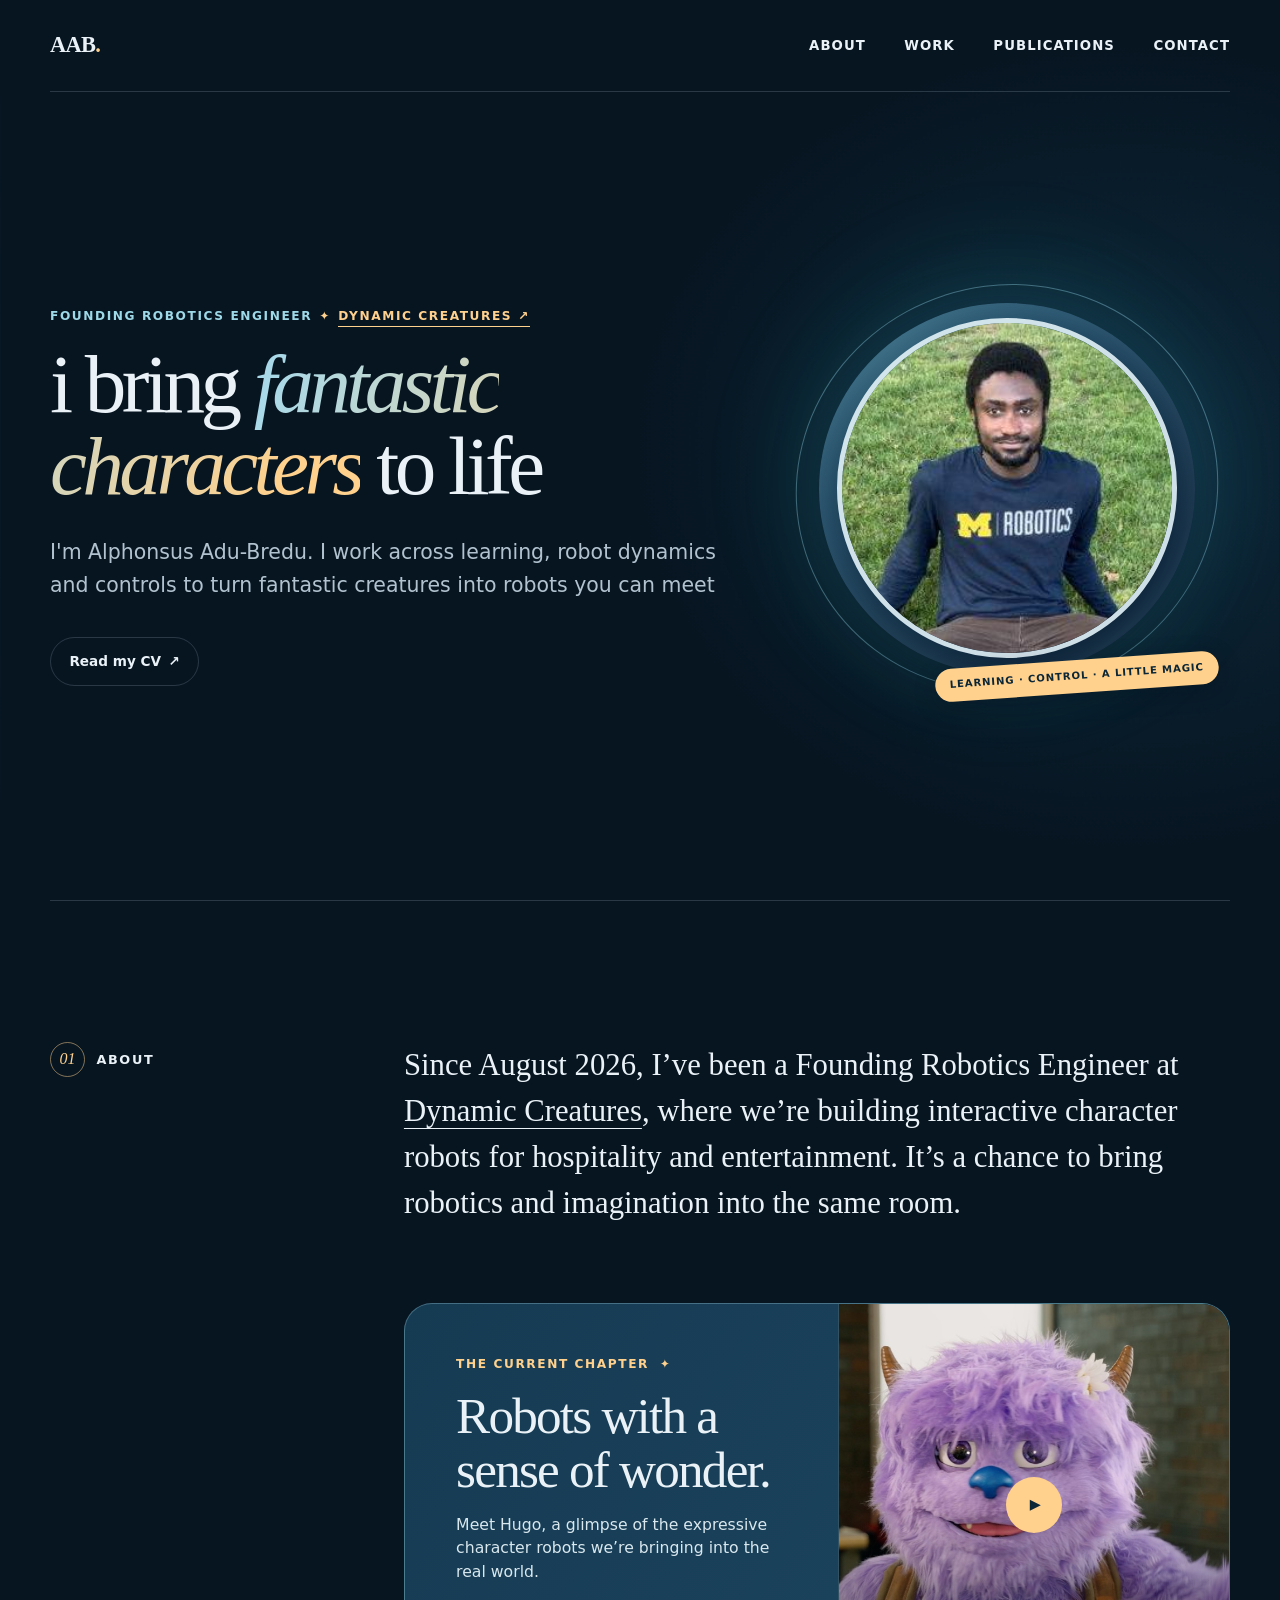
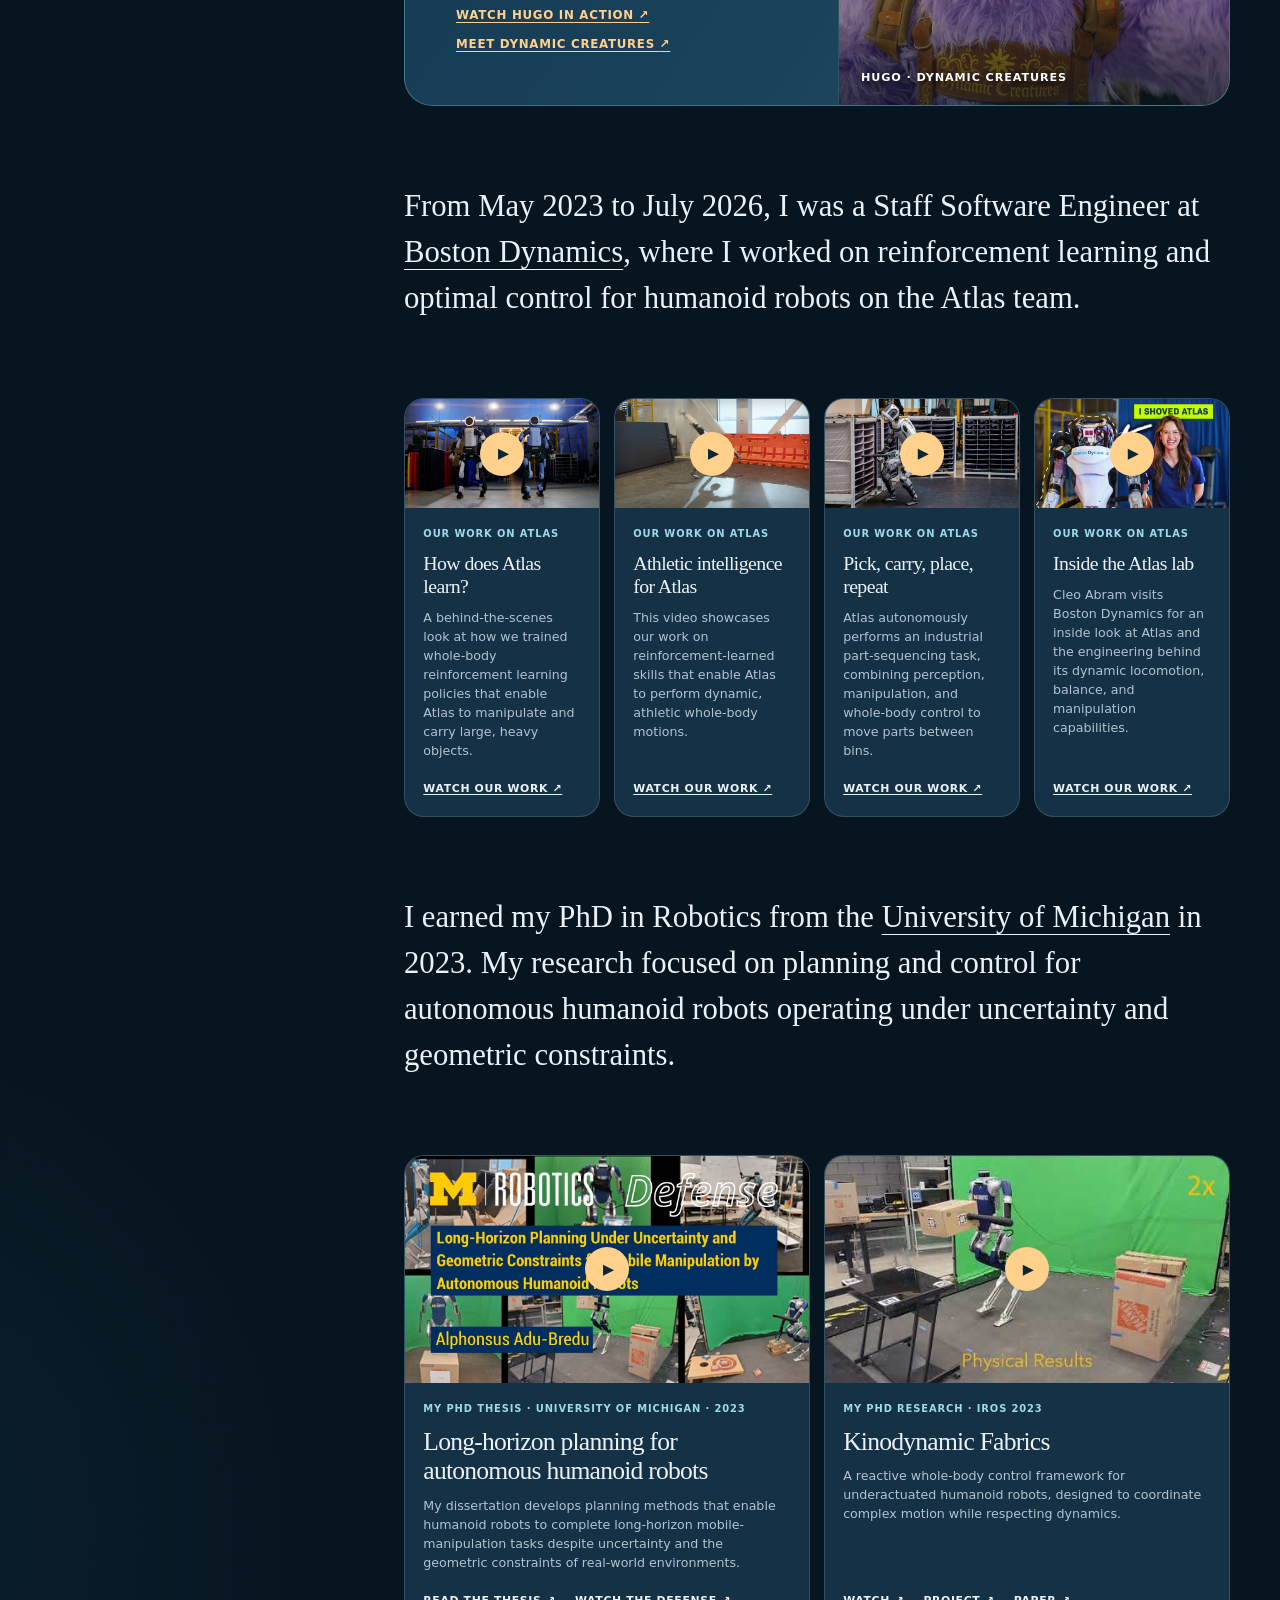
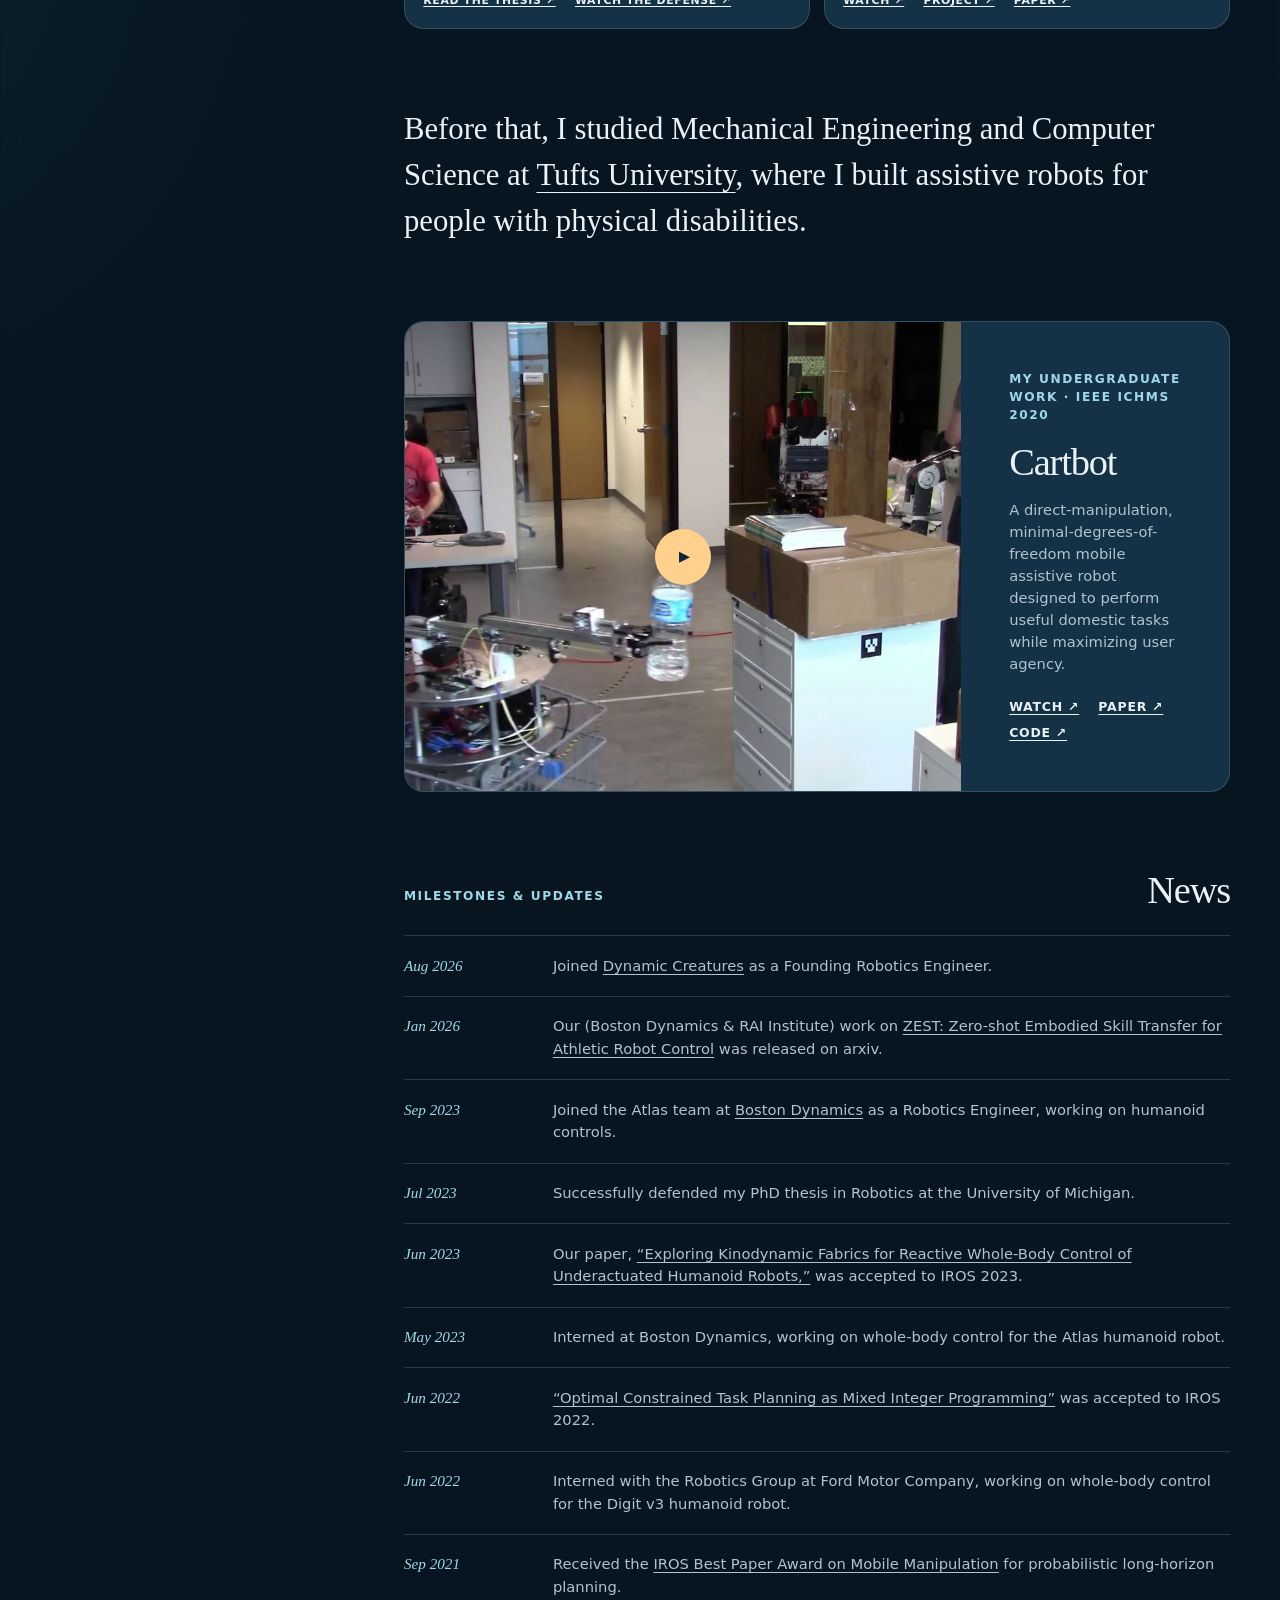
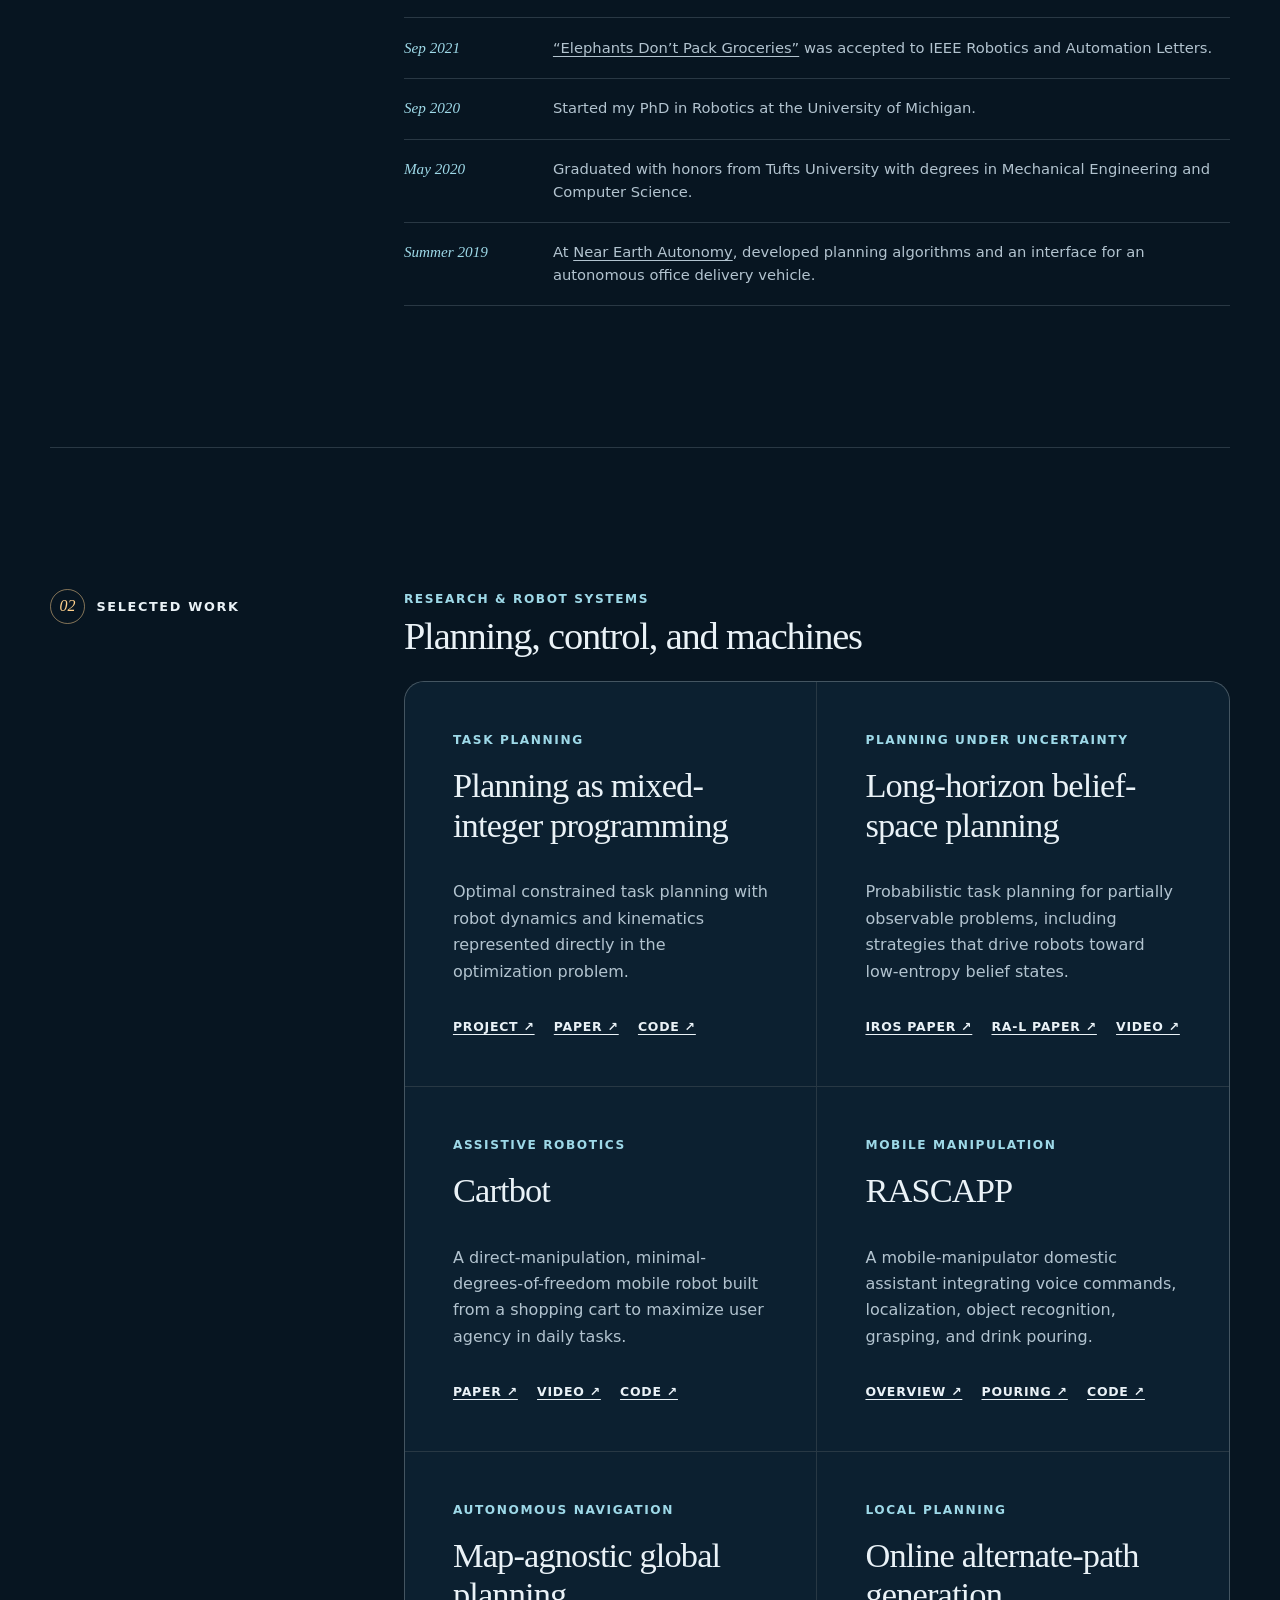
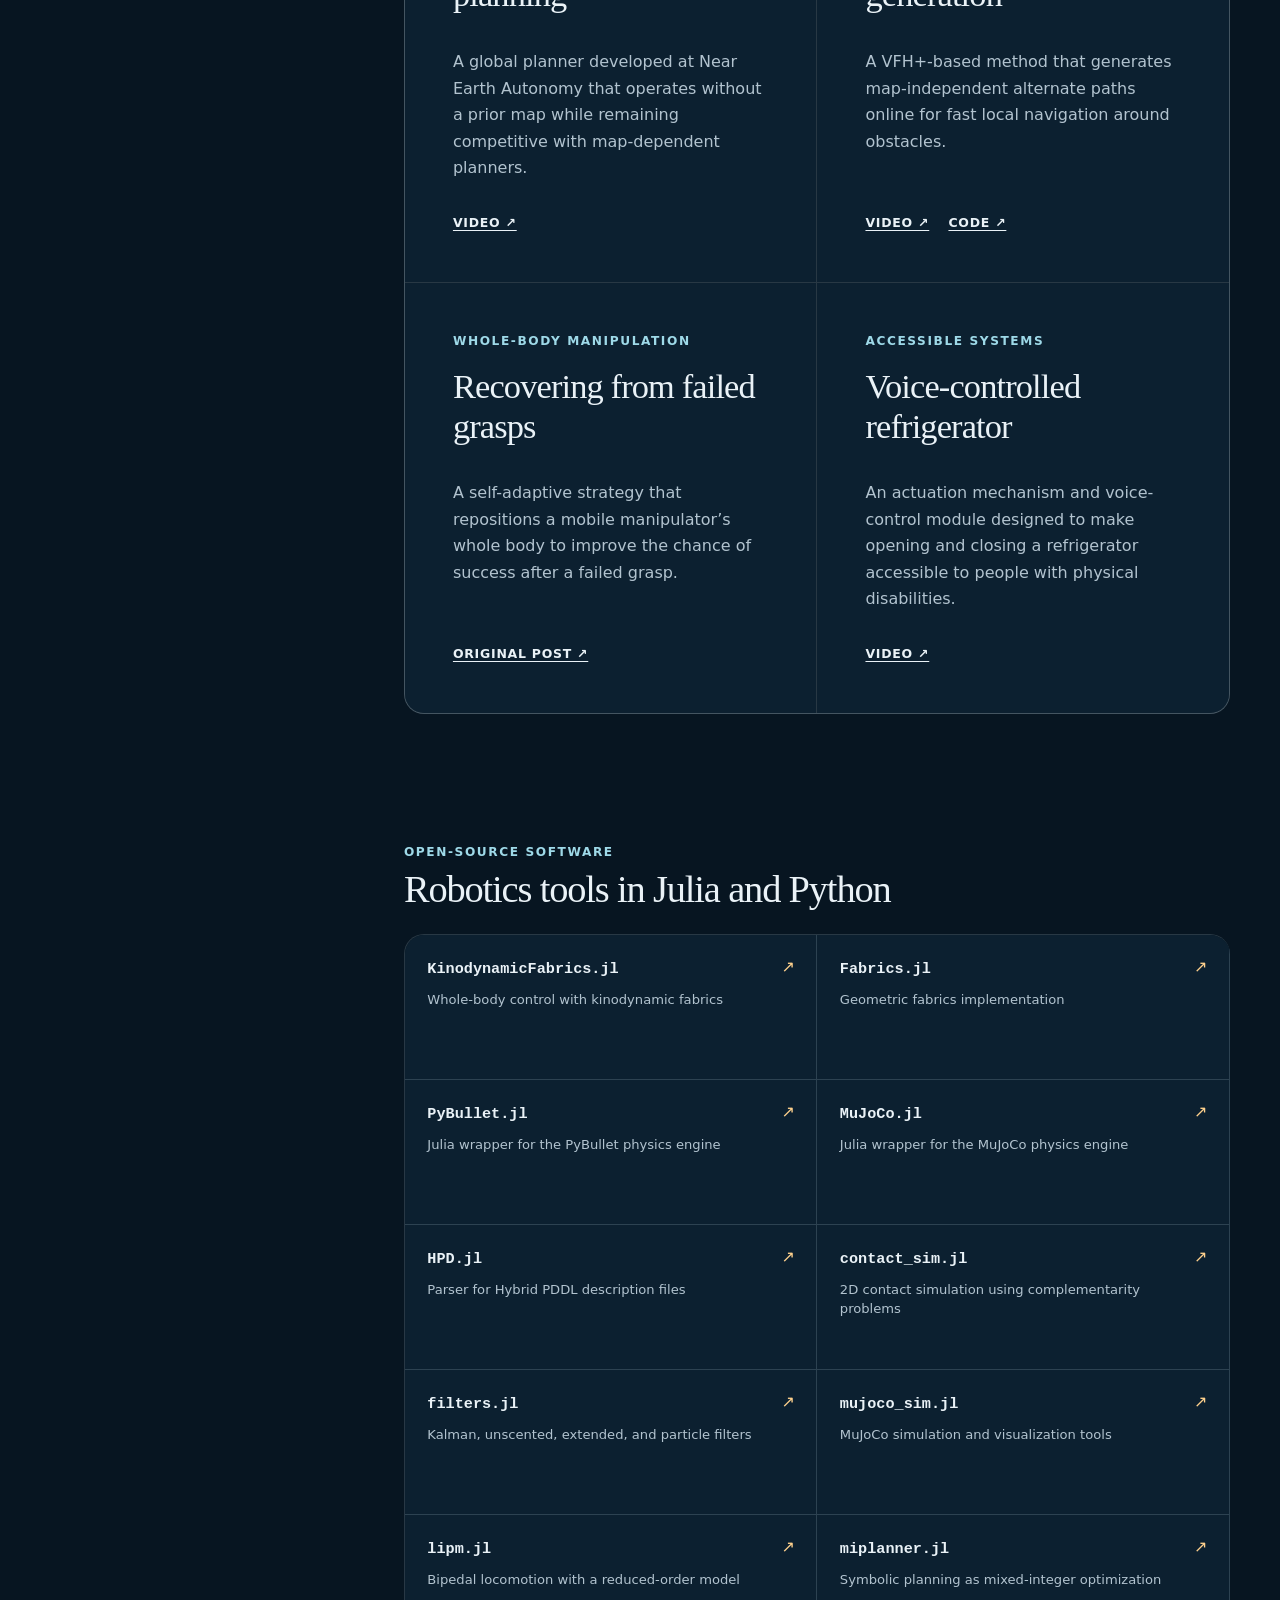
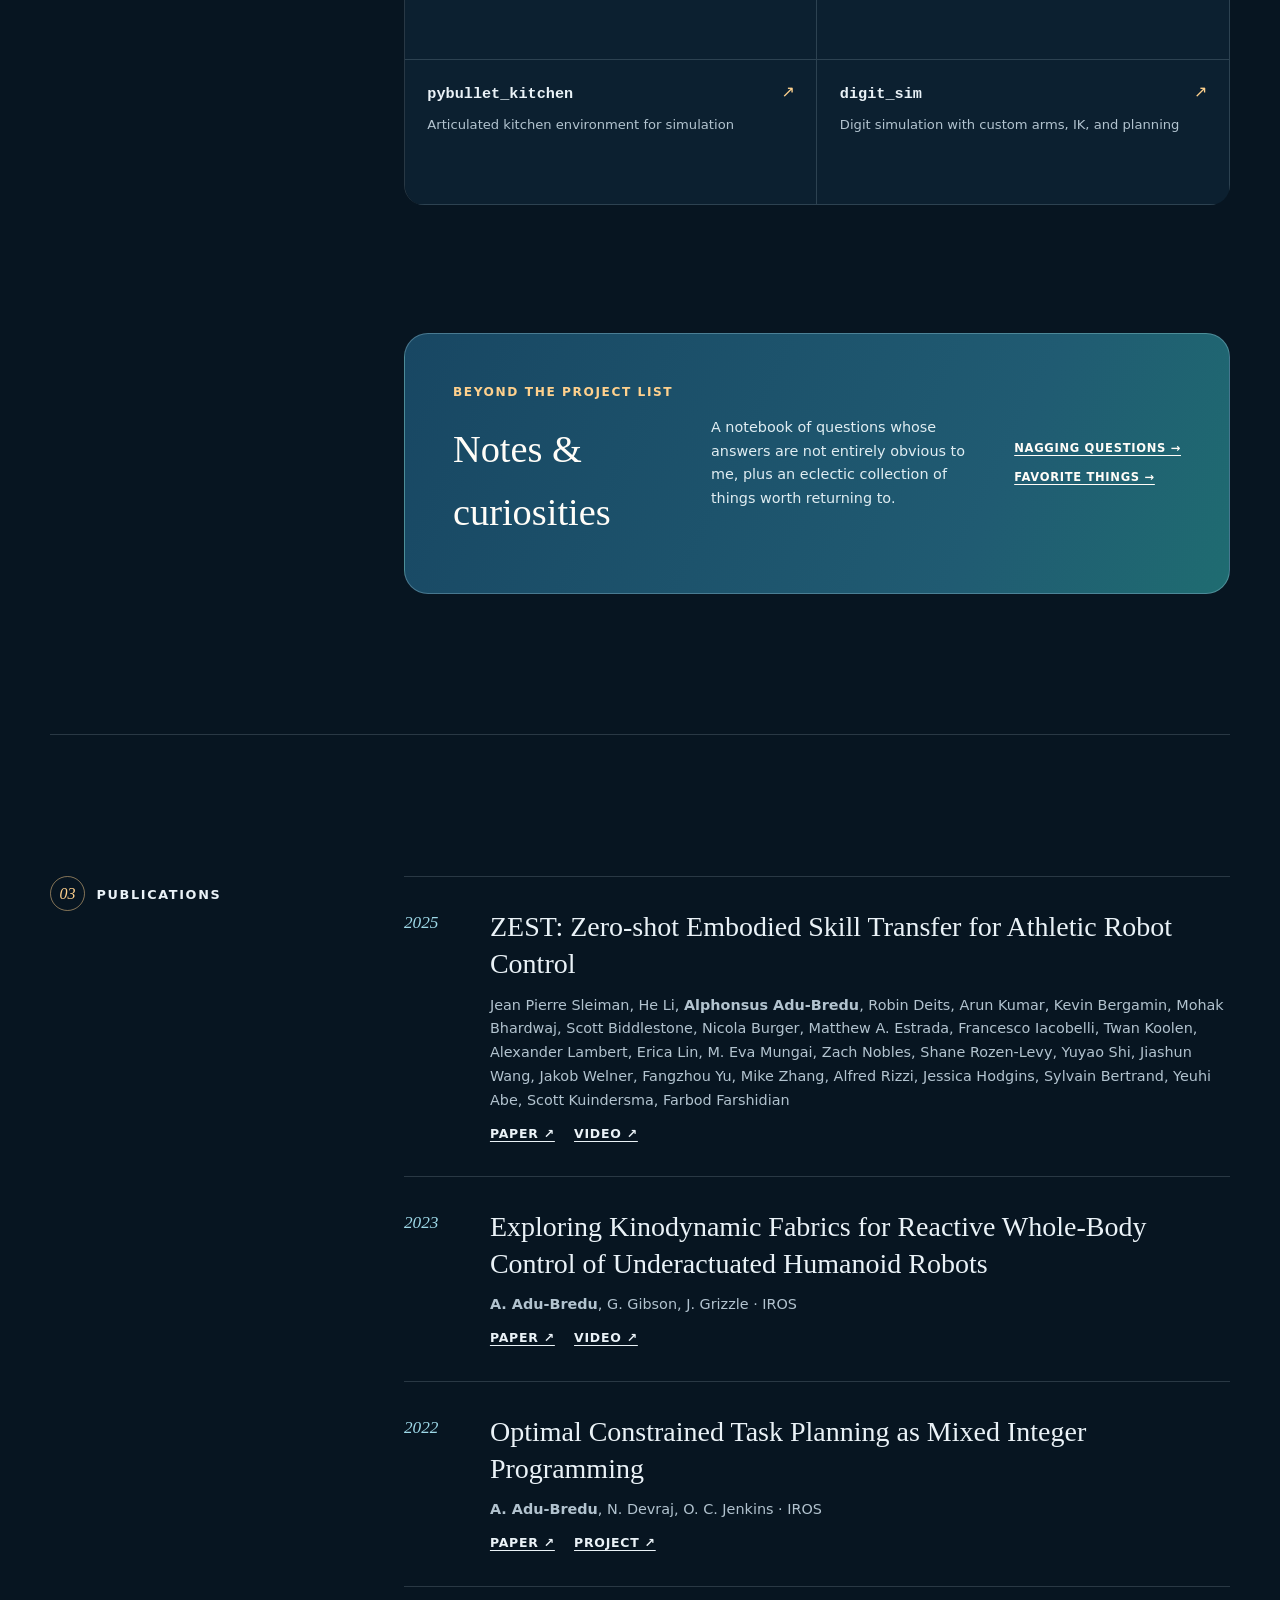
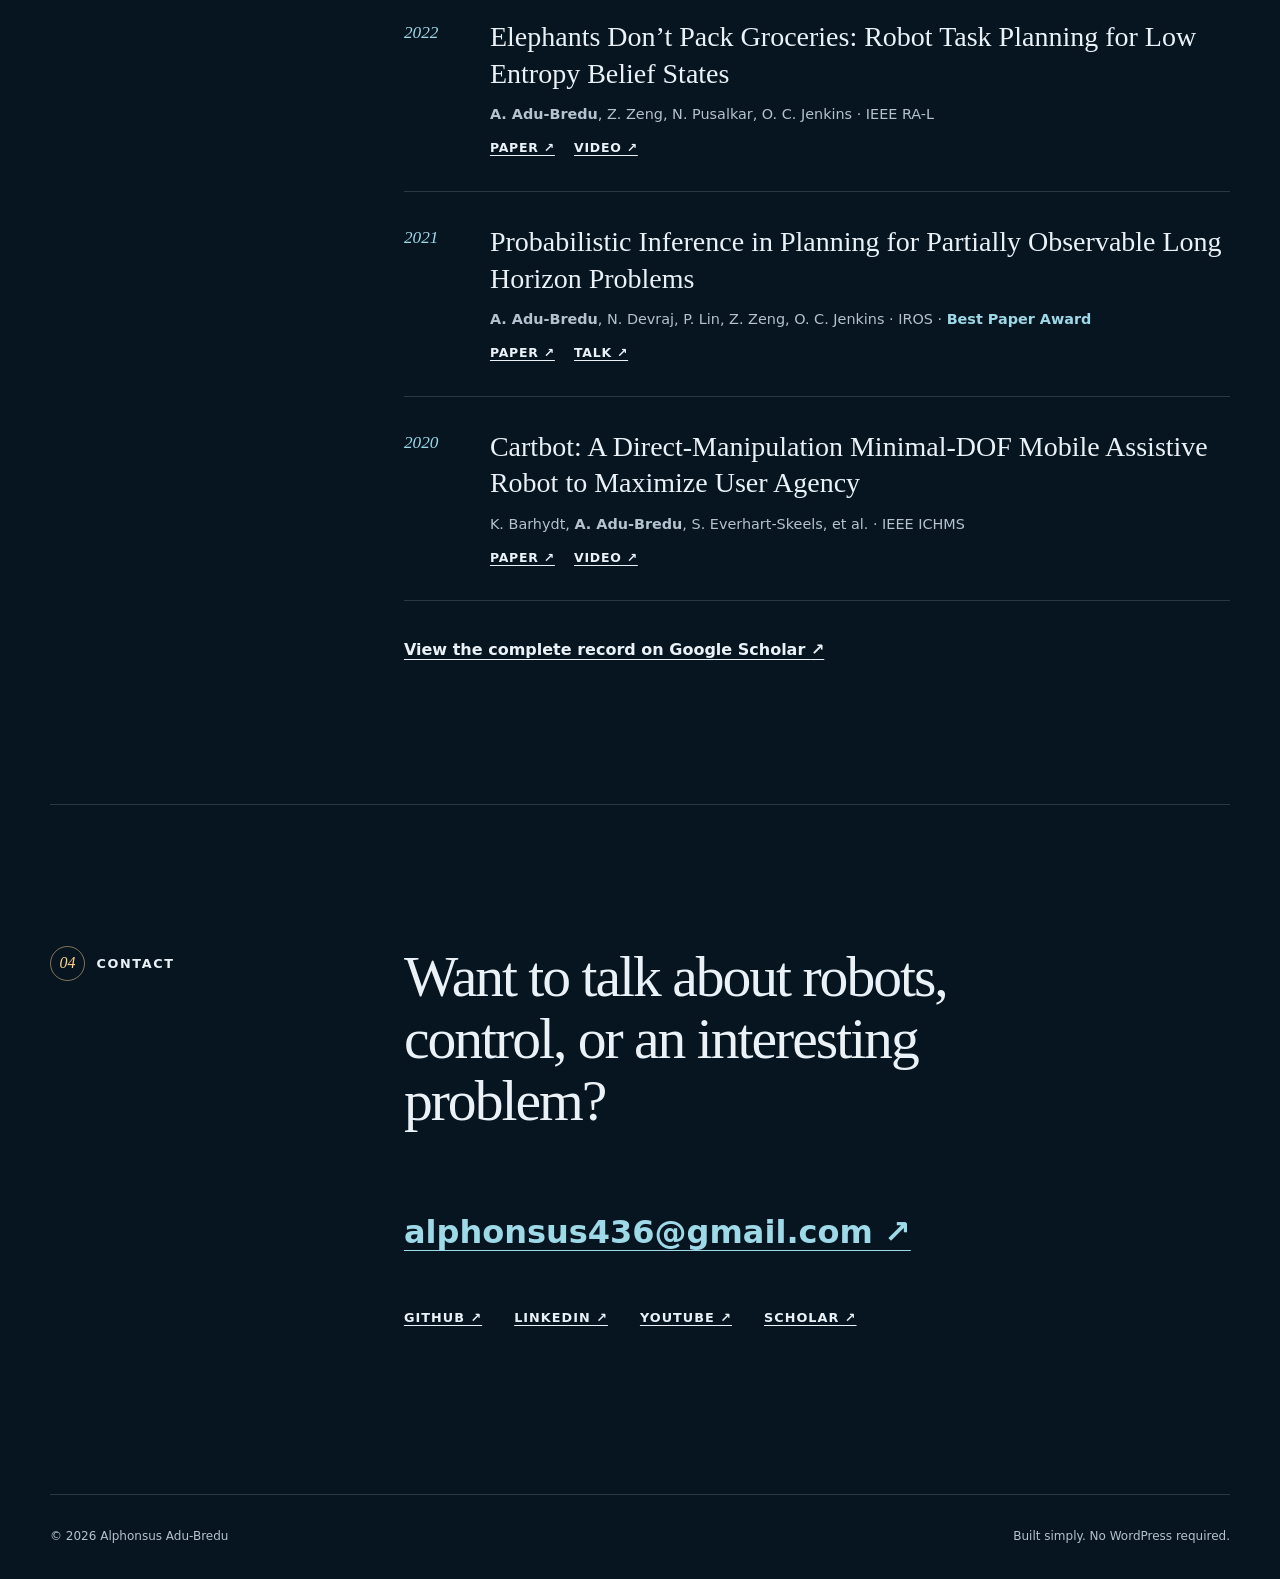
<file: index.html>
<!doctype html>
<html lang="en">
  <head>
    <meta charset="utf-8">
    <meta name="viewport" content="width=device-width, initial-scale=1">
    <meta name="description" content="Alphonsus Adu-Bredu is a Founding Robotics Engineer at Dynamic Creatures, bringing interactive robot characters to life.">
    <meta name="theme-color" content="#071521">
    <meta property="og:title" content="Alphonsus Adu-Bredu — Founding Robotics Engineer">
    <meta property="og:description" content="i bring fantastic characters to life">
    <meta property="og:type" content="website">
    <meta property="og:url" content="https://alphonsusadubredu.com/">
    <meta property="og:image" content="https://alphonsusadubredu.com/assets/alphonsus.jpg">
    <title>Alphonsus Adu-Bredu — Founding Robotics Engineer</title>
    <link rel="icon" href="/assets/favicon.svg" type="image/svg+xml">
    <link rel="stylesheet" href="/styles.css">
  </head>
  <body>
    <a class="skip-link" href="#main">Skip to content</a>

    <header class="site-header">
      <a class="wordmark" href="#top" aria-label="Home">AAB<span>.</span></a>
      <nav aria-label="Primary navigation">
        <a href="#about">About</a>
        <a href="#work">Work</a>
        <a href="#publications">Publications</a>
        <a href="#contact">Contact</a>
      </nav>
    </header>

    <main id="main">
      <section class="hero" id="top" aria-labelledby="hero-title">
        <div class="hero-copy">
          <p class="eyebrow hero-eyebrow">Founding Robotics Engineer <span aria-hidden="true">✦</span> <a href="https://www.dynamiccreatures.com/">Dynamic Creatures ↗</a></p>
          <h1 id="hero-title">i bring <em>fantastic characters</em> to life</h1>
          <p class="lede">I'm Alphonsus Adu-Bredu. I work across learning, robot dynamics and controls to turn fantastic creatures into robots you can meet</p>
          <div class="hero-actions">
            <a class="button secondary" href="https://github.com/adubredu/cv/blob/main/cv.pdf">Read my CV <span aria-hidden="true">↗</span></a>
          </div>
        </div>
        <div class="portrait-wrap">
          <div class="portrait-field" aria-hidden="true"></div>
          <img class="portrait" src="/assets/alphonsus.jpg" width="282" height="282" alt="Alphonsus Adu-Bredu" fetchpriority="high">
          <p class="portrait-note">Learning · Control · A little magic</p>
        </div>
      </section>

      <section class="section about" id="about" aria-labelledby="about-title">
        <div class="section-label"><span>01</span><h2 id="about-title">About</h2></div>
        <div class="section-content prose large">
          <p>Since <time datetime="2026-08">August 2026</time>, I’ve been a Founding Robotics Engineer at <a href="https://www.dynamiccreatures.com/">Dynamic Creatures</a>, where we’re building interactive character robots for hospitality and entertainment. It’s a chance to bring robotics and imagination into the same room.</p>

          <article class="current-role" aria-label="Current role at Dynamic Creatures">
            <div class="current-role-copy">
              <p class="card-kicker">The current chapter <span aria-hidden="true">✦</span></p>
              <h3>Robots with a sense of wonder.</h3>
              <p>Meet Hugo, a glimpse of the expressive character robots we’re bringing into the real world.</p>
              <div class="current-role-links">
                <a href="https://youtu.be/NT7PEX4IlY8">Watch Hugo in action <span aria-hidden="true">↗</span></a>
                <a href="https://www.dynamiccreatures.com/">Meet Dynamic Creatures <span aria-hidden="true">↗</span></a>
              </div>
            </div>
            <a class="news-feature-media current-role-video" href="https://youtu.be/NT7PEX4IlY8" aria-label="Watch Hugo, the Dynamic Creatures character robot, on YouTube">
              <img src="/assets/dynamic-creatures-hugo.jpg" width="1280" height="720" alt="Hugo, a purple character robot from Dynamic Creatures" loading="lazy">
              <span class="play" aria-hidden="true">▶</span>
              <span class="video-label" aria-hidden="true">Hugo · Dynamic Creatures</span>
            </a>
          </article>

          <p>From May 2023 to July 2026, I was a Staff Software Engineer at <a href="https://bostondynamics.com/">Boston Dynamics</a>, where I worked on reinforcement learning and optimal control for humanoid robots on the Atlas team.</p>

          <div class="video-row atlas-videos" role="group" aria-label="Boston Dynamics Atlas videos">
          <article class="news-feature about-feature">
            <a class="news-feature-media" href="https://youtu.be/xKK5ze3FukQ" aria-label="Watch How does Atlas learn? on YouTube">
              <img src="/assets/atlas-hard-work.jpg" width="1280" height="720" alt="Two generations of the Atlas humanoid robot in the Boston Dynamics lab" loading="lazy">
              <span class="play" aria-hidden="true">▶</span>
            </a>
            <div class="news-feature-copy">
              <p class="card-kicker">Our work on Atlas</p>
              <h4>How does Atlas learn?</h4>
              <p>A behind-the-scenes look at how we trained whole-body reinforcement learning policies that enable Atlas to manipulate and carry large, heavy objects.</p>
              <a href="https://youtu.be/xKK5ze3FukQ">Watch our work ↗</a>
            </div>
          </article>

          <article class="news-feature about-feature">
            <a class="news-feature-media" href="https://www.youtube.com/watch?v=I44_zbEwz_w" aria-label="Watch Atlas performing athletic motions with reinforcement-learned skills on YouTube">
              <img src="/assets/atlas-athletic-intelligence.jpg" width="1280" height="720" alt="The Atlas humanoid robot performing an athletic motion" loading="lazy">
              <span class="play" aria-hidden="true">▶</span>
            </a>
            <div class="news-feature-copy">
              <p class="card-kicker">Our work on Atlas</p>
              <h4>Athletic intelligence for Atlas</h4>
              <p>This video showcases our work on reinforcement-learned skills that enable Atlas to perform dynamic, athletic whole-body motions.</p>
              <a href="https://www.youtube.com/watch?v=I44_zbEwz_w">Watch our work ↗</a>
            </div>
          </article>

          <article class="news-feature about-feature">
            <a class="news-feature-media" href="https://youtu.be/v8UaiRgqvlc" aria-label="Watch Pick, Carry, Place, Repeat with Atlas on YouTube">
              <img src="/assets/atlas-pick-carry-place.jpg" width="1280" height="720" alt="Atlas autonomously picking, carrying, and placing automotive parts" loading="lazy">
              <span class="play" aria-hidden="true">▶</span>
            </a>
            <div class="news-feature-copy">
              <p class="card-kicker">Our work on Atlas</p>
              <h4>Pick, carry, place, repeat</h4>
              <p>Atlas autonomously performs an industrial part-sequencing task, combining perception, manipulation, and whole-body control to move parts between bins.</p>
              <a href="https://youtu.be/v8UaiRgqvlc">Watch our work ↗</a>
            </div>
          </article>

          <article class="news-feature about-feature">
            <a class="news-feature-media" href="https://youtu.be/nAgTgwak7ME" aria-label="Watch I Challenged Boston Dynamics' Famous Atlas Robot on YouTube">
              <img src="/assets/atlas-cleo-abram.jpg" width="1280" height="720" alt="Cleo Abram visiting Atlas in the Boston Dynamics lab" loading="lazy">
              <span class="play" aria-hidden="true">▶</span>
            </a>
            <div class="news-feature-copy">
              <p class="card-kicker">Our work on Atlas</p>
              <h4>Inside the Atlas lab</h4>
              <p>Cleo Abram visits Boston Dynamics for an inside look at Atlas and the engineering behind its dynamic locomotion, balance, and manipulation capabilities.</p>
              <a href="https://youtu.be/nAgTgwak7ME">Watch our work ↗</a>
            </div>
          </article>
          </div>

          <p>I earned my PhD in Robotics from the <a href="https://robotics.umich.edu/">University of Michigan</a> in 2023. My research focused on planning and control for autonomous humanoid robots operating under uncertainty and geometric constraints.</p>

          <div class="video-row phd-videos" role="group" aria-label="PhD research videos">
          <article class="news-feature about-feature">
            <a class="news-feature-media" href="https://www.youtube.com/watch?v=dOwXYe_3_Ss" aria-label="Watch Alphonsus Adu-Bredu's PhD thesis defense on YouTube">
              <img src="/assets/phd-thesis-defense.jpg" width="1280" height="720" alt="Thesis defense: Long-Horizon Planning Under Uncertainty and Geometric Constraints for Mobile Manipulation by Autonomous Humanoid Robots" loading="lazy">
              <span class="play" aria-hidden="true">▶</span>
            </a>
            <div class="news-feature-copy">
              <p class="card-kicker">My PhD thesis · University of Michigan · 2023</p>
              <h4>Long-horizon planning for autonomous humanoid robots</h4>
              <p>My dissertation develops planning methods that enable humanoid robots to complete long-horizon mobile-manipulation tasks despite uncertainty and the geometric constraints of real-world environments.</p>
              <div class="links">
                <a href="https://deepblue.lib.umich.edu/items/2fefa615-3187-488e-bd3e-914e6cd55c18">Read the thesis ↗</a>
                <a href="https://www.youtube.com/watch?v=dOwXYe_3_Ss">Watch the defense ↗</a>
              </div>
            </div>
          </article>

          <article class="news-feature about-feature">
            <a class="news-feature-media" href="https://youtu.be/IcITHvBJf50" aria-label="Watch the Kinodynamic Fabrics humanoid control video on YouTube">
              <img src="/assets/kinodynamic-fabrics.jpg" width="480" height="360" alt="A humanoid robot demonstrating whole-body control with Kinodynamic Fabrics" loading="lazy">
              <span class="play" aria-hidden="true">▶</span>
            </a>
            <div class="news-feature-copy">
              <p class="card-kicker">My PhD research · IROS 2023</p>
              <h4>Kinodynamic Fabrics</h4>
              <p>A reactive whole-body control framework for underactuated humanoid robots, designed to coordinate complex motion while respecting dynamics.</p>
              <div class="links">
                <a href="https://youtu.be/IcITHvBJf50">Watch ↗</a>
                <a href="https://adubredu.github.io/kinofabs/">Project ↗</a>
                <a href="https://arxiv.org/abs/2303.04279">Paper ↗</a>
              </div>
            </div>
          </article>
          </div>

          <p>Before that, I studied Mechanical Engineering and Computer Science at <a href="https://www.tufts.edu/">Tufts University</a>, where I built assistive robots for people with physical disabilities.</p>

          <article class="news-feature about-feature">
            <a class="news-feature-media" href="https://youtu.be/B5mqnyfBK84" aria-label="Watch the Cartbot assistive robotics video on YouTube">
              <img src="/assets/cartbot.jpg" width="1280" height="720" alt="Cartbot, a mobile assistive robot built from a shopping cart" loading="lazy">
              <span class="play" aria-hidden="true">▶</span>
            </a>
            <div class="news-feature-copy">
              <p class="card-kicker">My undergraduate work · IEEE ICHMS 2020</p>
              <h4>Cartbot</h4>
              <p>A direct-manipulation, minimal-degrees-of-freedom mobile assistive robot designed to perform useful domestic tasks while maximizing user agency.</p>
              <div class="links">
                <a href="https://youtu.be/B5mqnyfBK84">Watch ↗</a>
                <a href="https://ieeexplore.ieee.org/document/9209385">Paper ↗</a>
                <a href="https://github.com/adubredu/motor_ws">Code ↗</a>
              </div>
            </div>
          </article>

          <div class="news" aria-labelledby="news-title">
            <div class="subsection-heading">
              <p class="card-kicker">Milestones &amp; updates</p>
              <h3 id="news-title">News</h3>
            </div>
            <ol class="news-list">
              <li><time datetime="2026-08">Aug 2026</time><p>Joined <a href="https://www.dynamiccreatures.com/">Dynamic Creatures</a> as a Founding Robotics Engineer.</p></li>
              <li><time datetime="2026-01-30">Jan 2026</time><p>Our (Boston Dynamics & RAI Institute) work on <a href="https://arxiv.org/abs/2602.00401">ZEST: Zero-shot Embodied Skill Transfer for Athletic Robot Control</a> was released on arxiv.</p></li>
              <li><time datetime="2023-09-11">Sep 2023</time><p>Joined the Atlas team at <a href="https://bostondynamics.com/">Boston Dynamics</a> as a Robotics Engineer, working on humanoid controls.</p></li>
              <li><time datetime="2023-07-31">Jul 2023</time><p>Successfully defended my PhD thesis in Robotics at the University of Michigan.</p></li>
              <li><time datetime="2023-06-21">Jun 2023</time><p>Our paper, <a href="https://arxiv.org/abs/2303.04279">“Exploring Kinodynamic Fabrics for Reactive Whole-Body Control of Underactuated Humanoid Robots,”</a> was accepted to IROS 2023.</p></li>
              <li><time datetime="2023-05">May 2023</time><p>Interned at Boston Dynamics, working on whole-body control for the Atlas humanoid robot.</p></li>
              <li><time datetime="2022-06-30">Jun 2022</time><p><a href="https://arxiv.org/abs/2211.09632">“Optimal Constrained Task Planning as Mixed Integer Programming”</a> was accepted to IROS 2022.</p></li>
              <li><time datetime="2022-06">Jun 2022</time><p>Interned with the Robotics Group at Ford Motor Company, working on whole-body control for the Digit v3 humanoid robot.</p></li>
              <li><time datetime="2021-09-26">Sep 2021</time><p>Received the <a href="https://cse.engin.umich.edu/stories/best-paper-to-give-robots-more-planning-foresight">IROS Best Paper Award on Mobile Manipulation</a> for probabilistic long-horizon planning.</p></li>
              <li><time datetime="2021-09-01">Sep 2021</time><p><a href="https://arxiv.org/abs/2011.09105">“Elephants Don’t Pack Groceries”</a> was accepted to IEEE Robotics and Automation Letters.</p></li>
              <li><time datetime="2020-09-03">Sep 2020</time><p>Started my PhD in Robotics at the University of Michigan.</p></li>
              <li><time datetime="2020-05-17">May 2020</time><p>Graduated with honors from Tufts University with degrees in Mechanical Engineering and Computer Science.</p></li>
              <li><time datetime="2019-05">Summer 2019</time><p>At <a href="https://www.nearearth.aero/">Near Earth Autonomy</a>, developed planning algorithms and an interface for an autonomous office delivery vehicle.</p></li>
            </ol>
          </div>
        </div>
      </section>

      <section class="section" id="work" aria-labelledby="work-title">
        <div class="section-label"><span>02</span><h2 id="work-title">Selected work</h2></div>
        <div class="section-content">
          <div class="project-group project-group-first">
            <div class="project-group-heading"><p class="card-kicker">Research &amp; robot systems</p><h3>Planning, control, and machines</h3></div>
            <div class="work-grid">
            <article class="work-card">
              <p class="card-kicker">Task planning</p>
              <h3>Planning as mixed-integer programming</h3>
              <p>Optimal constrained task planning with robot dynamics and kinematics represented directly in the optimization problem.</p>
              <div class="links"><a href="https://adubredu.github.io/gtpmip/">Project ↗</a><a href="https://arxiv.org/abs/2211.09632">Paper ↗</a><a href="https://github.com/adubredu/miplanner.jl">Code ↗</a></div>
            </article>
            <article class="work-card">
              <p class="card-kicker">Planning under uncertainty</p>
              <h3>Long-horizon belief-space planning</h3>
              <p>Probabilistic task planning for partially observable problems, including strategies that drive robots toward low-entropy belief states.</p>
              <div class="links"><a href="https://arxiv.org/abs/2110.09153">IROS paper ↗</a><a href="https://arxiv.org/abs/2011.09105">RA-L paper ↗</a><a href="https://youtu.be/im6tve9-9A0">Video ↗</a></div>
            </article>
            <article class="work-card">
              <p class="card-kicker">Assistive robotics</p>
              <h3>Cartbot</h3>
              <p>A direct-manipulation, minimal-degrees-of-freedom mobile robot built from a shopping cart to maximize user agency in daily tasks.</p>
              <div class="links"><a href="https://ieeexplore.ieee.org/document/9209385">Paper ↗</a><a href="https://youtu.be/B5mqnyfBK84">Video ↗</a><a href="https://github.com/adubredu/motor_ws">Code ↗</a></div>
            </article>
            <article class="work-card">
              <p class="card-kicker">Mobile manipulation</p>
              <h3>RASCAPP</h3>
              <p>A mobile-manipulator domestic assistant integrating voice commands, localization, object recognition, grasping, and drink pouring.</p>
              <div class="links"><a href="https://youtu.be/UvgG-N2i1AU">Overview ↗</a><a href="https://youtu.be/s3D46Cw_gtk">Pouring ↗</a><a href="https://github.com/adubredu/rascapp_robot">Code ↗</a></div>
            </article>
            <article class="work-card">
              <p class="card-kicker">Autonomous navigation</p>
              <h3>Map-agnostic global planning</h3>
              <p>A global planner developed at Near Earth Autonomy that operates without a prior map while remaining competitive with map-dependent planners.</p>
              <div class="links"><a href="https://youtu.be/meLLCVgNbMA">Video ↗</a></div>
            </article>
            <article class="work-card">
              <p class="card-kicker">Local planning</p>
              <h3>Online alternate-path generation</h3>
              <p>A VFH+-based method that generates map-independent alternate paths online for fast local navigation around obstacles.</p>
              <div class="links"><a href="https://youtu.be/FFCPuz_COcU">Video ↗</a><a href="https://github.com/adubredu/motor_ws">Code ↗</a></div>
            </article>
            <article class="work-card">
              <p class="card-kicker">Whole-body manipulation</p>
              <h3>Recovering from failed grasps</h3>
              <p>A self-adaptive strategy that repositions a mobile manipulator’s whole body to improve the chance of success after a failed grasp.</p>
              <div class="links"><a href="https://alphonsusadubredu.com/whole-body-robot-manipulation/">Original post ↗</a></div>
            </article>
            <article class="work-card">
              <p class="card-kicker">Accessible systems</p>
              <h3>Voice-controlled refrigerator</h3>
              <p>An actuation mechanism and voice-control module designed to make opening and closing a refrigerator accessible to people with physical disabilities.</p>
              <div class="links"><a href="https://youtu.be/6XiPX81SQa4">Video ↗</a></div>
            </article>
            </div>
          </div>

          <div class="project-group software-group">
            <div class="project-group-heading"><p class="card-kicker">Open-source software</p><h3>Robotics tools in Julia and Python</h3></div>
            <div class="software-grid">
              <a class="software-card" href="https://github.com/adubredu/KinodynamicFabrics.jl"><strong>KinodynamicFabrics.jl</strong><span>Whole-body control with kinodynamic fabrics</span><b>↗</b></a>
              <a class="software-card" href="https://github.com/adubredu/Fabrics.jl"><strong>Fabrics.jl</strong><span>Geometric fabrics implementation</span><b>↗</b></a>
              <a class="software-card" href="https://github.com/adubredu/PyBullet.jl"><strong>PyBullet.jl</strong><span>Julia wrapper for the PyBullet physics engine</span><b>↗</b></a>
              <a class="software-card" href="https://github.com/adubredu/MuJoCo.jl"><strong>MuJoCo.jl</strong><span>Julia wrapper for the MuJoCo physics engine</span><b>↗</b></a>
              <a class="software-card" href="https://github.com/adubredu/HPD.jl"><strong>HPD.jl</strong><span>Parser for Hybrid PDDL description files</span><b>↗</b></a>
              <a class="software-card" href="https://github.com/adubredu/contact_sim.jl"><strong>contact_sim.jl</strong><span>2D contact simulation using complementarity problems</span><b>↗</b></a>
              <a class="software-card" href="https://github.com/adubredu/filters.jl"><strong>filters.jl</strong><span>Kalman, unscented, extended, and particle filters</span><b>↗</b></a>
              <a class="software-card" href="https://github.com/adubredu/mujoco_sim.jl"><strong>mujoco_sim.jl</strong><span>MuJoCo simulation and visualization tools</span><b>↗</b></a>
              <a class="software-card" href="https://github.com/adubredu/lipm.jl"><strong>lipm.jl</strong><span>Bipedal locomotion with a reduced-order model</span><b>↗</b></a>
              <a class="software-card" href="https://github.com/adubredu/miplanner.jl"><strong>miplanner.jl</strong><span>Symbolic planning as mixed-integer optimization</span><b>↗</b></a>
              <a class="software-card" href="https://github.com/adubredu/pybullet_kitchen"><strong>pybullet_kitchen</strong><span>Articulated kitchen environment for simulation</span><b>↗</b></a>
              <a class="software-card" href="https://github.com/adubredu/digit_sim"><strong>digit_sim</strong><span>Digit simulation with custom arms, IK, and planning</span><b>↗</b></a>
            </div>
          </div>

          <aside class="question-strip">
            <div><p class="card-kicker">Beyond the project list</p><h3>Notes &amp; curiosities</h3></div>
            <p>A notebook of questions whose answers are not entirely obvious to me, plus an eclectic collection of things worth returning to.</p>
            <div class="question-strip-links"><a href="/nagging-questions/">Nagging questions →</a><a href="/favorite-things/">Favorite things →</a></div>
          </aside>
        </div>
      </section>

      <section class="section" id="publications" aria-labelledby="publications-title">
        <div class="section-label"><span>03</span><h2 id="publications-title">Publications</h2></div>
        <div class="section-content">
          <ol class="publication-list">
            <li>
              <div class="pub-year">2025</div>
              <div><h3>ZEST: Zero-shot Embodied Skill Transfer for Athletic Robot Control</h3><p>Jean Pierre Sleiman, He Li, <strong>Alphonsus Adu-Bredu</strong>, Robin Deits, Arun Kumar, Kevin Bergamin, Mohak Bhardwaj, Scott Biddlestone, Nicola Burger, Matthew A. Estrada, Francesco Iacobelli, Twan Koolen, Alexander Lambert, Erica Lin, M. Eva Mungai, Zach Nobles, Shane Rozen-Levy, Yuyao Shi, Jiashun Wang, Jakob Welner, Fangzhou Yu, Mike Zhang, Alfred Rizzi, Jessica Hodgins, Sylvain Bertrand, Yeuhi Abe, Scott Kuindersma, Farbod Farshidian</p><div class="links"><a href="https://arxiv.org/abs/2602.00401">Paper ↗</a><a href="https://www.youtube.com/watch?v=I44_zbEwz_w">Video ↗</a></div></div>
            </li>
            <li>
              <div class="pub-year">2023</div>
              <div><h3>Exploring Kinodynamic Fabrics for Reactive Whole-Body Control of Underactuated Humanoid Robots</h3><p><strong>A. Adu-Bredu</strong>, G. Gibson, J. Grizzle · IROS</p><div class="links"><a href="https://arxiv.org/abs/2303.04279">Paper ↗</a><a href="https://youtu.be/IcITHvBJf50">Video ↗</a></div></div>
            </li>
            <li>
              <div class="pub-year">2022</div>
              <div><h3>Optimal Constrained Task Planning as Mixed Integer Programming</h3><p><strong>A. Adu-Bredu</strong>, N. Devraj, O. C. Jenkins · IROS</p><div class="links"><a href="https://arxiv.org/abs/2211.09632">Paper ↗</a><a href="https://adubredu.github.io/gtpmip/">Project ↗</a></div></div>
            </li>
            <li>
              <div class="pub-year">2022</div>
              <div><h3>Elephants Don’t Pack Groceries: Robot Task Planning for Low Entropy Belief States</h3><p><strong>A. Adu-Bredu</strong>, Z. Zeng, N. Pusalkar, O. C. Jenkins · IEEE RA-L</p><div class="links"><a href="https://arxiv.org/abs/2011.09105">Paper ↗</a><a href="https://youtu.be/im6tve9-9A0">Video ↗</a></div></div>
            </li>
            <li>
              <div class="pub-year">2021</div>
              <div><h3>Probabilistic Inference in Planning for Partially Observable Long Horizon Problems</h3><p><strong>A. Adu-Bredu</strong>, N. Devraj, P. Lin, Z. Zeng, O. C. Jenkins · IROS · <span class="award">Best Paper Award</span></p><div class="links"><a href="https://arxiv.org/abs/2110.09153">Paper ↗</a><a href="https://youtu.be/RqAbAVCPU3s">Talk ↗</a></div></div>
            </li>
            <li>
              <div class="pub-year">2020</div>
              <div><h3>Cartbot: A Direct-Manipulation Minimal-DOF Mobile Assistive Robot to Maximize User Agency</h3><p>K. Barhydt, <strong>A. Adu-Bredu</strong>, S. Everhart-Skeels, et al. · IEEE ICHMS</p><div class="links"><a href="https://ieeexplore.ieee.org/document/9209385">Paper ↗</a><a href="https://youtu.be/B5mqnyfBK84">Video ↗</a></div></div>
            </li>
          </ol>
          <a class="text-link" href="https://scholar.google.com/citations?user=ug4016oAAAAJ">View the complete record on Google Scholar <span aria-hidden="true">↗</span></a>
        </div>
      </section>

      <section class="section contact" id="contact" aria-labelledby="contact-title">
        <div class="section-label"><span>04</span><h2 id="contact-title">Contact</h2></div>
        <div class="section-content">
          <p class="contact-prompt">Want to talk about robots, control, or an interesting problem?</p>
          <a class="email" href="mailto:alphonsus436@gmail.com">alphonsus436@gmail.com <span aria-hidden="true">↗</span></a>
          <div class="socials" aria-label="Social links">
            <a href="https://github.com/adubredu">GitHub ↗</a>
            <a href="https://www.linkedin.com/in/alphonsus-adu-bredu-b71b4711a/">LinkedIn ↗</a>
            <a href="https://www.youtube.com/channel/UCmioLTsHJKBdsDJf0M14Mug">YouTube ↗</a>
            <a href="https://scholar.google.com/citations?user=ug4016oAAAAJ">Scholar ↗</a>
          </div>
        </div>
      </section>
    </main>

    <footer>
      <p>© <span id="year">2026</span> Alphonsus Adu-Bredu</p>
      <p>Built simply. No WordPress required.</p>
    </footer>

    <script src="/script.js"></script>
  </body>
</html>
</file>
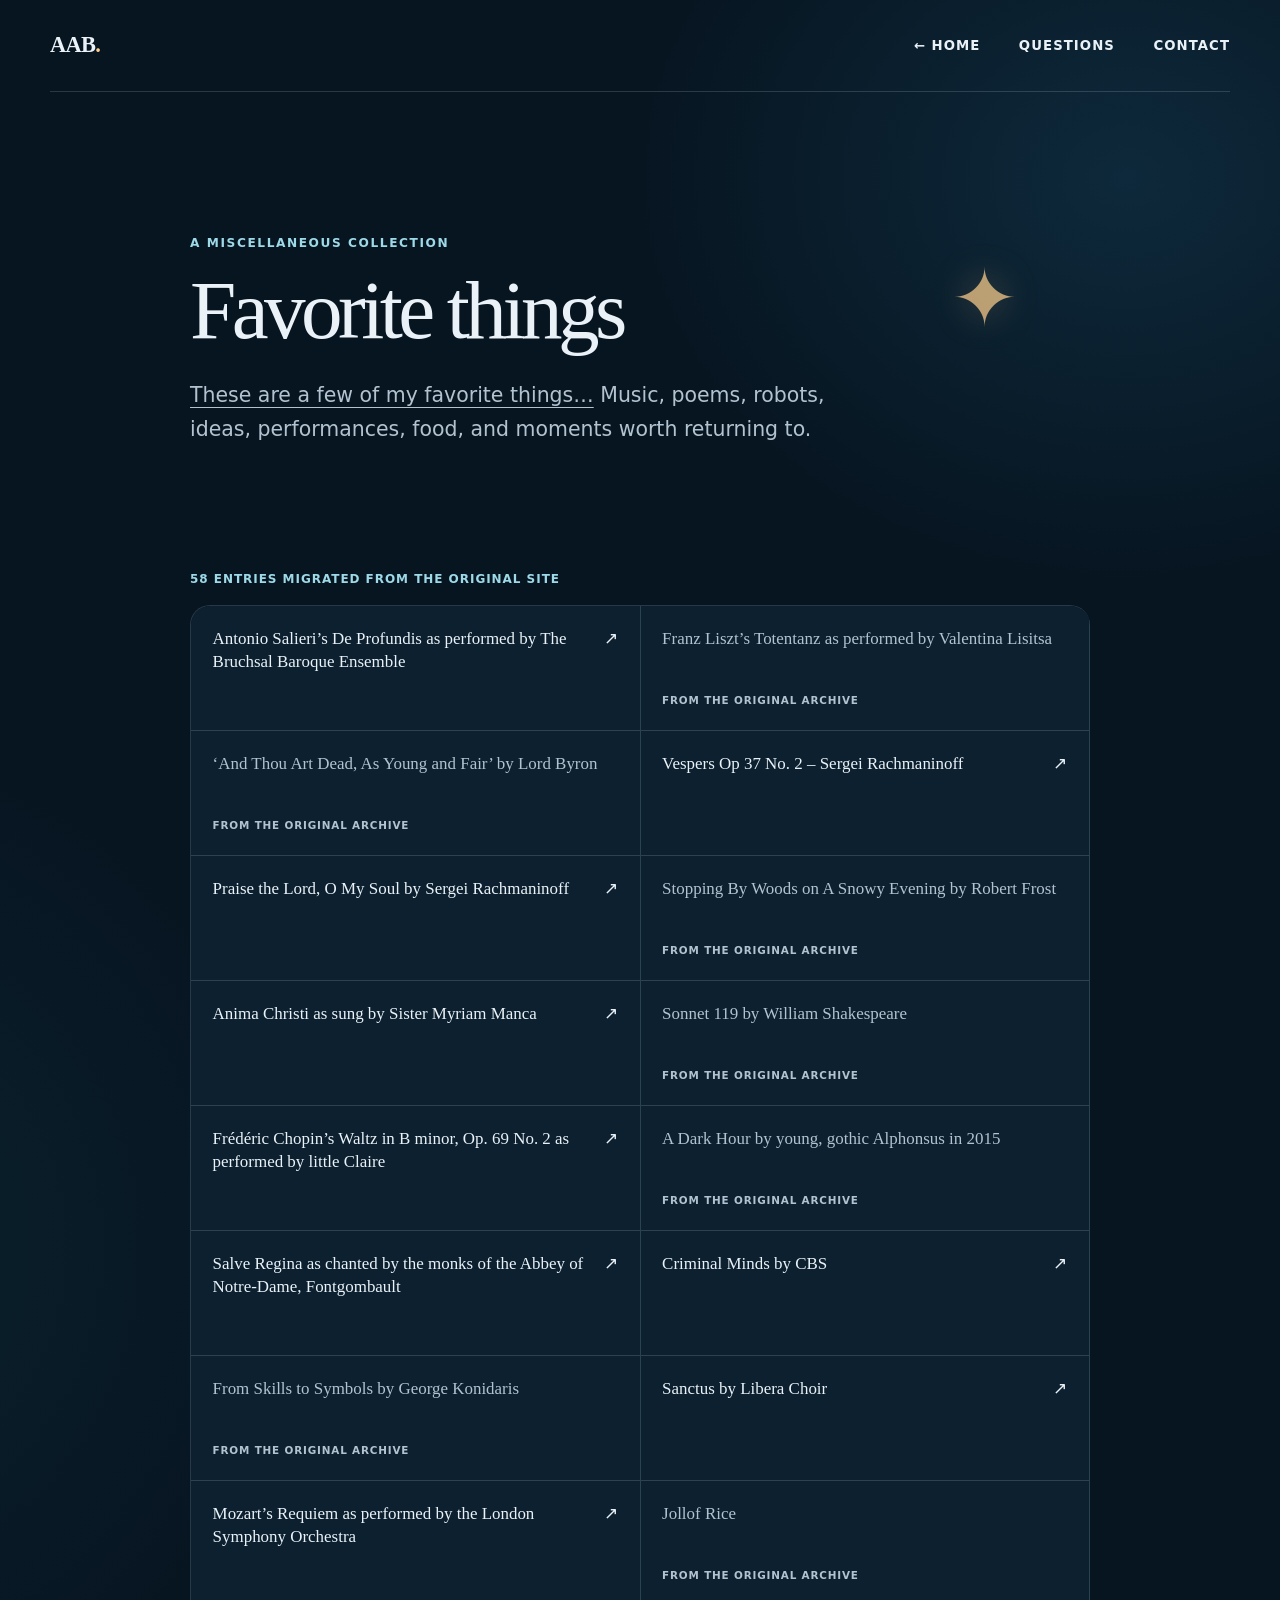
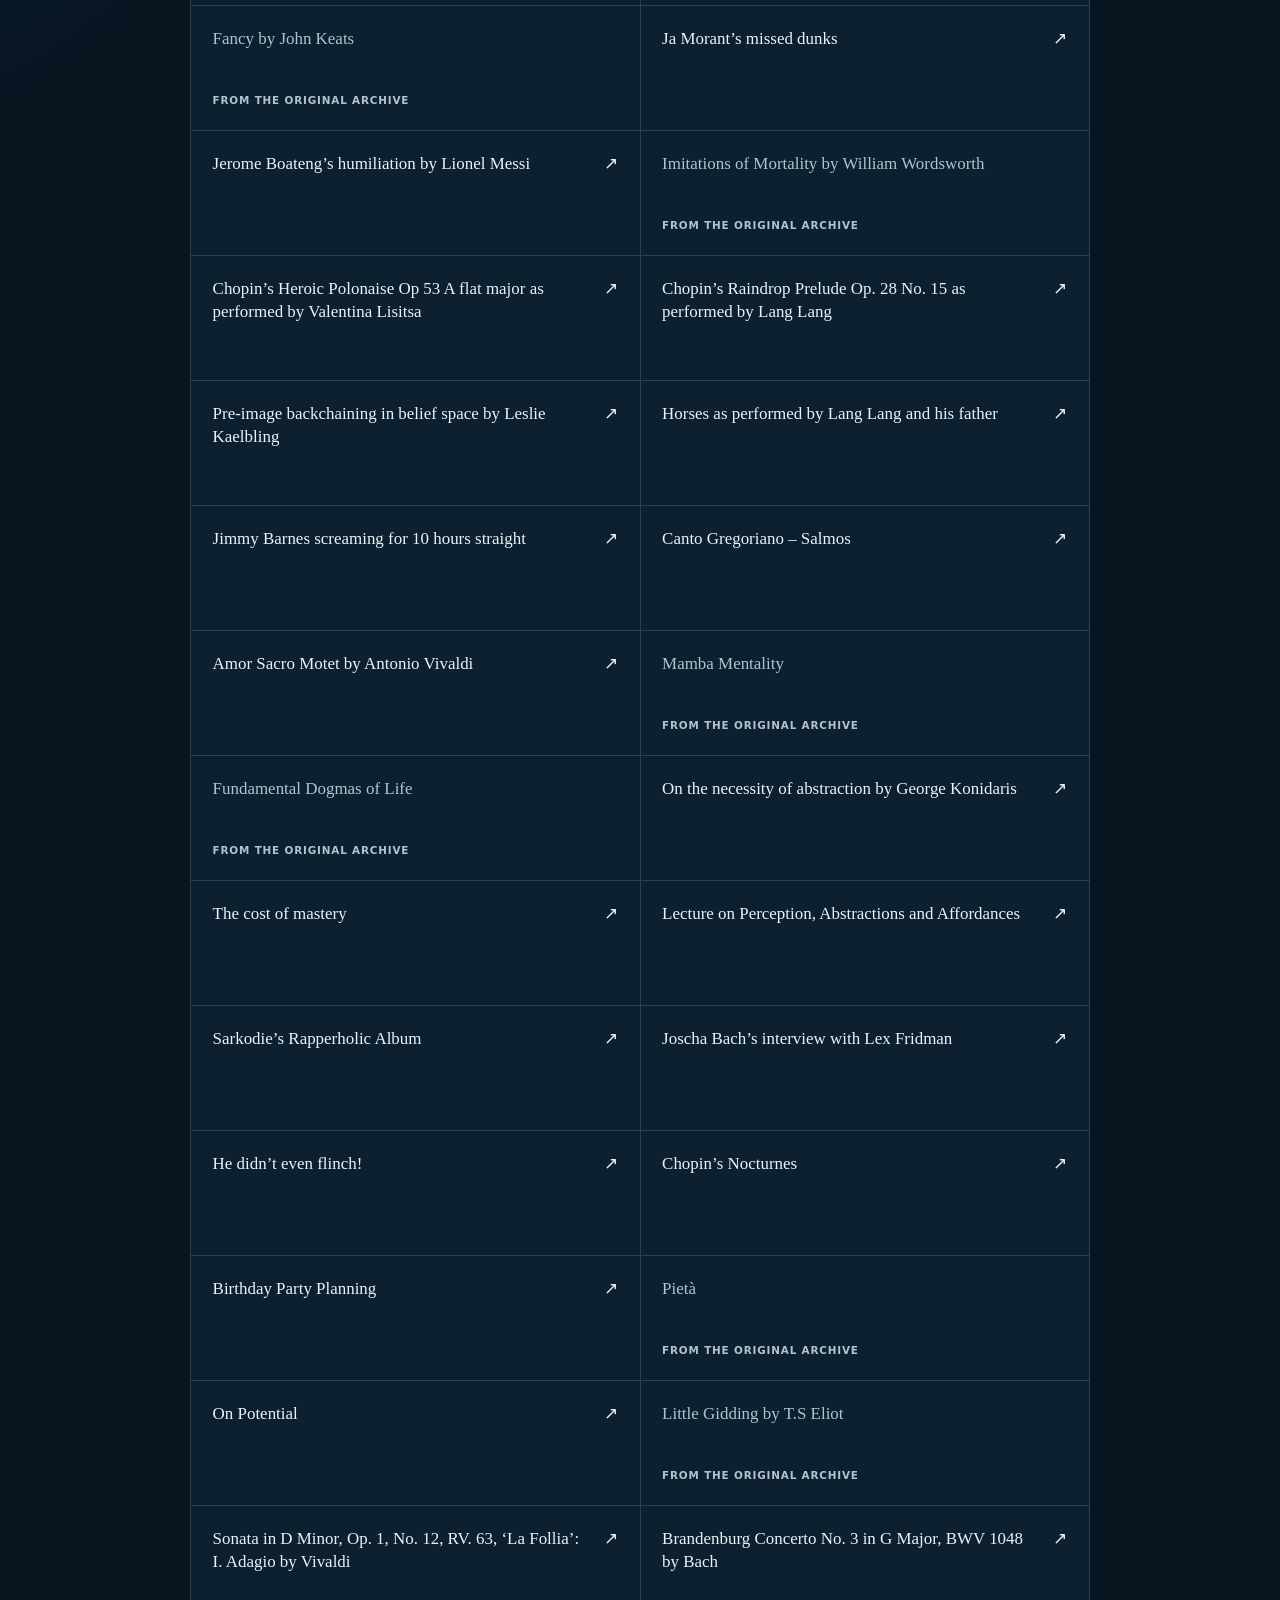
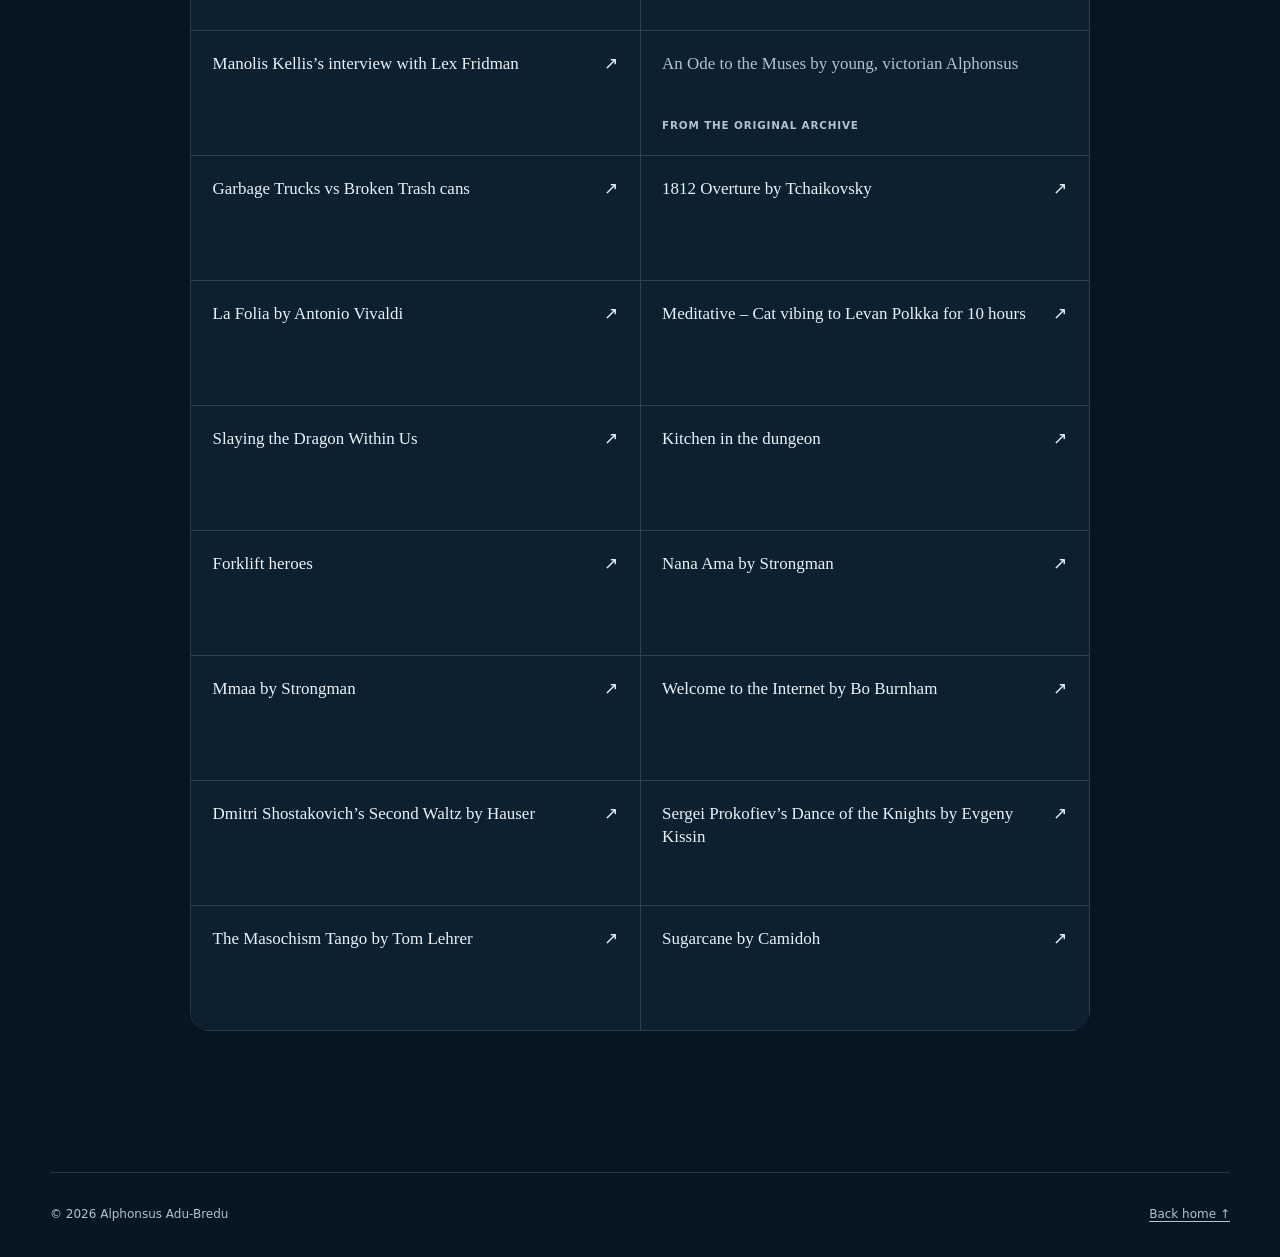
<file: favorite-things/index.html>
<!doctype html>
<html lang="en">
  <head>
    <meta charset="utf-8">
    <meta name="viewport" content="width=device-width, initial-scale=1">
    <meta name="description" content="Music, poetry, robotics, food, performances, and other favorite things collected by Alphonsus Adu-Bredu.">
    <meta name="theme-color" content="#071521">
    <title>Favorite Things — Alphonsus Adu-Bredu</title>
    <link rel="icon" href="/assets/favicon.svg" type="image/svg+xml">
    <link rel="stylesheet" href="/styles.css">
  </head>
  <body>
    <a class="skip-link" href="#main">Skip to content</a>
    <header class="site-header">
      <a class="wordmark" href="/" aria-label="Home">AAB<span>.</span></a>
      <nav aria-label="Primary navigation"><a href="/">← Home</a><a href="/nagging-questions/">Questions</a><a href="/#contact">Contact</a></nav>
    </header>
    <main id="main" class="archive-page favorite-page">
      <header class="archive-intro">
        <p class="eyebrow">A miscellaneous collection</p>
        <h1>Favorite things</h1>
        <p class="lede"><a href="https://youtu.be/0IagRZBvLtw">These are a few of my favorite things…</a> Music, poems, robots, ideas, performances, food, and moments worth returning to.</p>
      </header>
      <p class="archive-count">58 entries migrated from the original site</p>
      <ul class="favorites-list">
        <li><a href="https://youtu.be/W86XH05Nk6g">Antonio Salieri’s De Profundis as performed by The Bruchsal Baroque Ensemble<span aria-hidden="true">↗</span></a></li>
        <li><span>Franz Liszt’s Totentanz as performed by Valentina Lisitsa</span><small>From the original archive</small></li>
        <li><span>‘And Thou Art Dead, As Young and Fair’ by Lord Byron</span><small>From the original archive</small></li>
        <li><a href="https://youtu.be/XfDreatXYeU">Vespers Op 37 No. 2 – Sergei Rachmaninoff<span aria-hidden="true">↗</span></a></li>
        <li><a href="https://youtu.be/oYvw7jm-lsw">Praise the Lord, O My Soul by Sergei Rachmaninoff<span aria-hidden="true">↗</span></a></li>
        <li><span>Stopping By Woods on A Snowy Evening by Robert Frost</span><small>From the original archive</small></li>
        <li><a href="https://youtu.be/6L6FEk_RM7c">Anima Christi as sung by Sister Myriam Manca<span aria-hidden="true">↗</span></a></li>
        <li><span>Sonnet 119 by William Shakespeare</span><small>From the original archive</small></li>
        <li><a href="https://youtu.be/vyOgHGkvpj0">Frédéric Chopin’s Waltz in B minor, Op. 69 No. 2 as performed by little Claire<span aria-hidden="true">↗</span></a></li>
        <li><span>A Dark Hour by young, gothic Alphonsus in 2015</span><small>From the original archive</small></li>
        <li><a href="https://youtu.be/OLMeHBkLQJo">Salve Regina as chanted by the monks of the Abbey of Notre-Dame, Fontgombault<span aria-hidden="true">↗</span></a></li>
        <li><a href="https://www.cbs.com/shows/criminal_minds/">Criminal Minds by CBS<span aria-hidden="true">↗</span></a></li>
        <li><span>From Skills to Symbols by George Konidaris</span><small>From the original archive</small></li>
        <li><a href="https://youtu.be/hAiECJf5Ouo">Sanctus by Libera Choir<span aria-hidden="true">↗</span></a></li>
        <li><a href="https://youtu.be/D95igow6I6g">Mozart’s Requiem as performed by the London Symphony Orchestra<span aria-hidden="true">↗</span></a></li>
        <li><span>Jollof Rice</span><small>From the original archive</small></li>
        <li><span>Fancy by John Keats</span><small>From the original archive</small></li>
        <li><a href="https://youtu.be/GYVkkANswZM">Ja Morant’s missed dunks<span aria-hidden="true">↗</span></a></li>
        <li><a href="https://youtu.be/IBfToz_zD_0">Jerome Boateng’s humiliation by Lionel Messi<span aria-hidden="true">↗</span></a></li>
        <li><span>Imitations of Mortality by William Wordsworth</span><small>From the original archive</small></li>
        <li><a href="https://youtu.be/fW0Y3M4EJ4M">Chopin’s Heroic Polonaise Op 53 A flat major as performed by Valentina Lisitsa<span aria-hidden="true">↗</span></a></li>
        <li><a href="https://youtu.be/R2d2spnXyLA">Chopin’s Raindrop Prelude Op. 28 No. 15 as performed by Lang Lang<span aria-hidden="true">↗</span></a></li>
        <li><a href="http://people.csail.mit.edu/lpk/papers/ISRR11.pdf">Pre-image backchaining in belief space by Leslie Kaelbling<span aria-hidden="true">↗</span></a></li>
        <li><a href="https://youtu.be/fyJemf8hwkU">Horses as performed by Lang Lang and his father<span aria-hidden="true">↗</span></a></li>
        <li><a href="https://youtu.be/gfkts0u-m6w">Jimmy Barnes screaming for 10 hours straight<span aria-hidden="true">↗</span></a></li>
        <li><a href="https://youtu.be/FjRv-7HeEwY">Canto Gregoriano – Salmos<span aria-hidden="true">↗</span></a></li>
        <li><a href="https://youtu.be/dXAlKgxu9zw">Amor Sacro Motet by Antonio Vivaldi<span aria-hidden="true">↗</span></a></li>
        <li><span>Mamba Mentality</span><small>From the original archive</small></li>
        <li><span>Fundamental Dogmas of Life</span><small>From the original archive</small></li>
        <li><a href="http://cs.brown.edu/people/gdk/pubs/necessity_abstraction.pdf">On the necessity of abstraction by George Konidaris<span aria-hidden="true">↗</span></a></li>
        <li><a href="https://youtu.be/cSFSlZwneO4">The cost of mastery<span aria-hidden="true">↗</span></a></li>
        <li><a href="https://youtu.be/RudKmwzDpNY">Lecture on Perception, Abstractions and Affordances<span aria-hidden="true">↗</span></a></li>
        <li><a href="https://www.youtube.com/playlist?list=OLAK5uy_mbpHj12XojAajE0n2tg_1oVzRiY7A-o-s">Sarkodie’s Rapperholic Album<span aria-hidden="true">↗</span></a></li>
        <li><a href="https://youtu.be/P-2P3MSZrBM">Joscha Bach’s interview with Lex Fridman<span aria-hidden="true">↗</span></a></li>
        <li><a href="https://youtu.be/aYLR4BcX7Rg">He didn’t even flinch!<span aria-hidden="true">↗</span></a></li>
        <li><a href="https://youtu.be/-gDinVAmtA0">Chopin’s Nocturnes<span aria-hidden="true">↗</span></a></li>
        <li><a href="https://youtu.be/RK78IKPzeNc">Birthday Party Planning<span aria-hidden="true">↗</span></a></li>
        <li><span>Pietà</span><small>From the original archive</small></li>
        <li><a href="https://youtu.be/tLteWutitFM">On Potential<span aria-hidden="true">↗</span></a></li>
        <li><span>Little Gidding by T.S Eliot</span><small>From the original archive</small></li>
        <li><a href="https://youtu.be/w7PmWPAQP1g">Sonata in D Minor, Op. 1, No. 12, RV. 63, ‘La Follia’: I. Adagio by Vivaldi<span aria-hidden="true">↗</span></a></li>
        <li><a href="https://youtu.be/pdsyNwUoON0">Brandenburg Concerto No. 3 in G Major, BWV 1048 by Bach<span aria-hidden="true">↗</span></a></li>
        <li><a href="https://youtu.be/t06rkOOUa7g">Manolis Kellis’s interview with Lex Fridman<span aria-hidden="true">↗</span></a></li>
        <li><span>An Ode to the Muses by young, victorian Alphonsus</span><small>From the original archive</small></li>
        <li><a href="https://youtu.be/TgRlELV9IOY">Garbage Trucks vs Broken Trash cans<span aria-hidden="true">↗</span></a></li>
        <li><a href="https://youtu.be/VbxgYlcNxE8">1812 Overture by Tchaikovsky<span aria-hidden="true">↗</span></a></li>
        <li><a href="https://youtu.be/7v8zxoEoA_Q">La Folia by Antonio Vivaldi<span aria-hidden="true">↗</span></a></li>
        <li><a href="https://youtu.be/0ZZTP_hoMPw">Meditative – Cat vibing to Levan Polkka for 10 hours<span aria-hidden="true">↗</span></a></li>
        <li><a href="https://youtu.be/REjUkEj1O_0">Slaying the Dragon Within Us<span aria-hidden="true">↗</span></a></li>
        <li><a href="https://youtu.be/FBOmThMGJSA">Kitchen in the dungeon<span aria-hidden="true">↗</span></a></li>
        <li><a href="https://youtu.be/-RVTUo3EcpE">Forklift heroes<span aria-hidden="true">↗</span></a></li>
        <li><a href="https://youtu.be/K9GDLUeic0E">Nana Ama by Strongman<span aria-hidden="true">↗</span></a></li>
        <li><a href="https://youtu.be/dPR3YCftlK8">Mmaa by Strongman<span aria-hidden="true">↗</span></a></li>
        <li><a href="https://youtu.be/k1BneeJTDcU">Welcome to the Internet by Bo Burnham<span aria-hidden="true">↗</span></a></li>
        <li><a href="https://youtu.be/p_fprzrHvIM">Dmitri Shostakovich’s Second Waltz by Hauser<span aria-hidden="true">↗</span></a></li>
        <li><a href="https://youtu.be/asWU3OzOrK8">Sergei Prokofiev’s Dance of the Knights by Evgeny Kissin<span aria-hidden="true">↗</span></a></li>
        <li><a href="https://youtu.be/VR3VpvkAd0E">The Masochism Tango by Tom Lehrer<span aria-hidden="true">↗</span></a></li>
        <li><a href="https://youtu.be/OmidK8z4YzE">Sugarcane by Camidoh<span aria-hidden="true">↗</span></a></li>
      </ul>
    </main>
    <footer><p>© <span id="year">2026</span> Alphonsus Adu-Bredu</p><p><a href="/">Back home ↑</a></p></footer>
    <script src="/script.js"></script>
  </body>
</html>
</file>
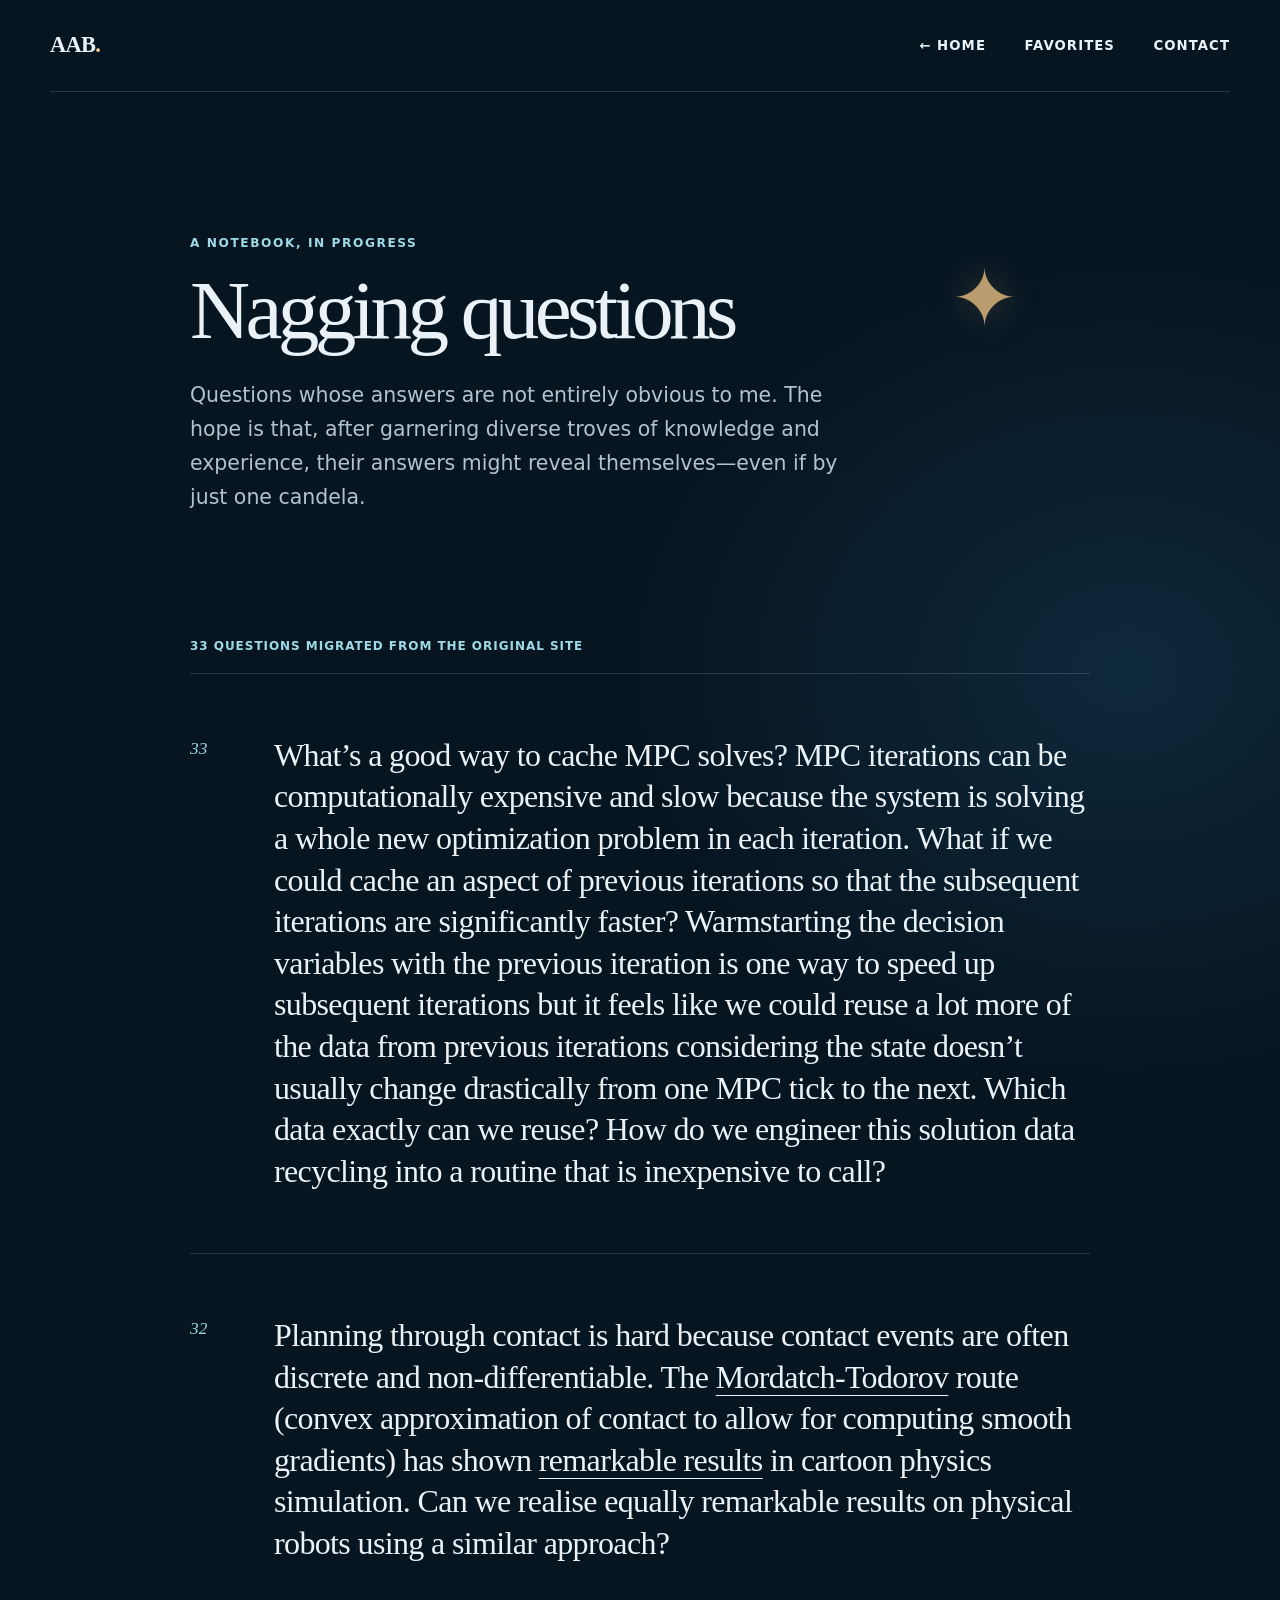
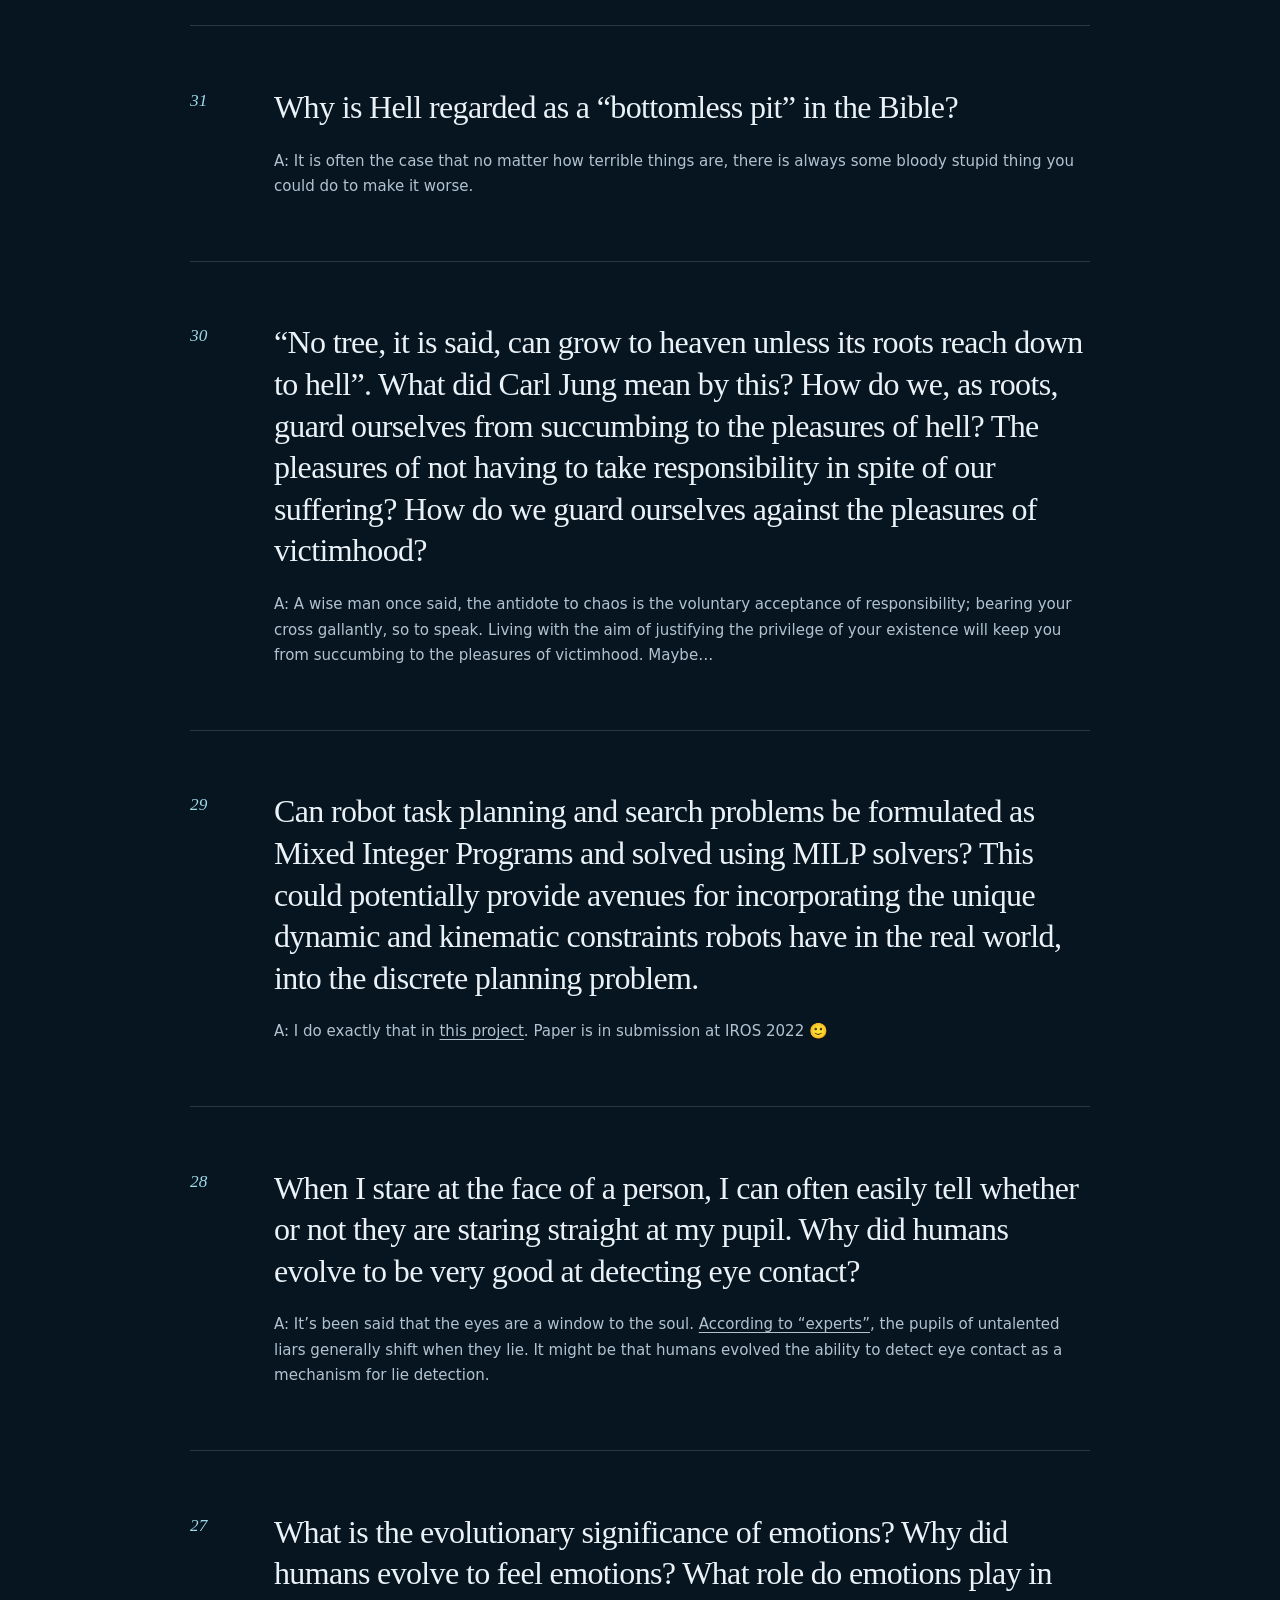
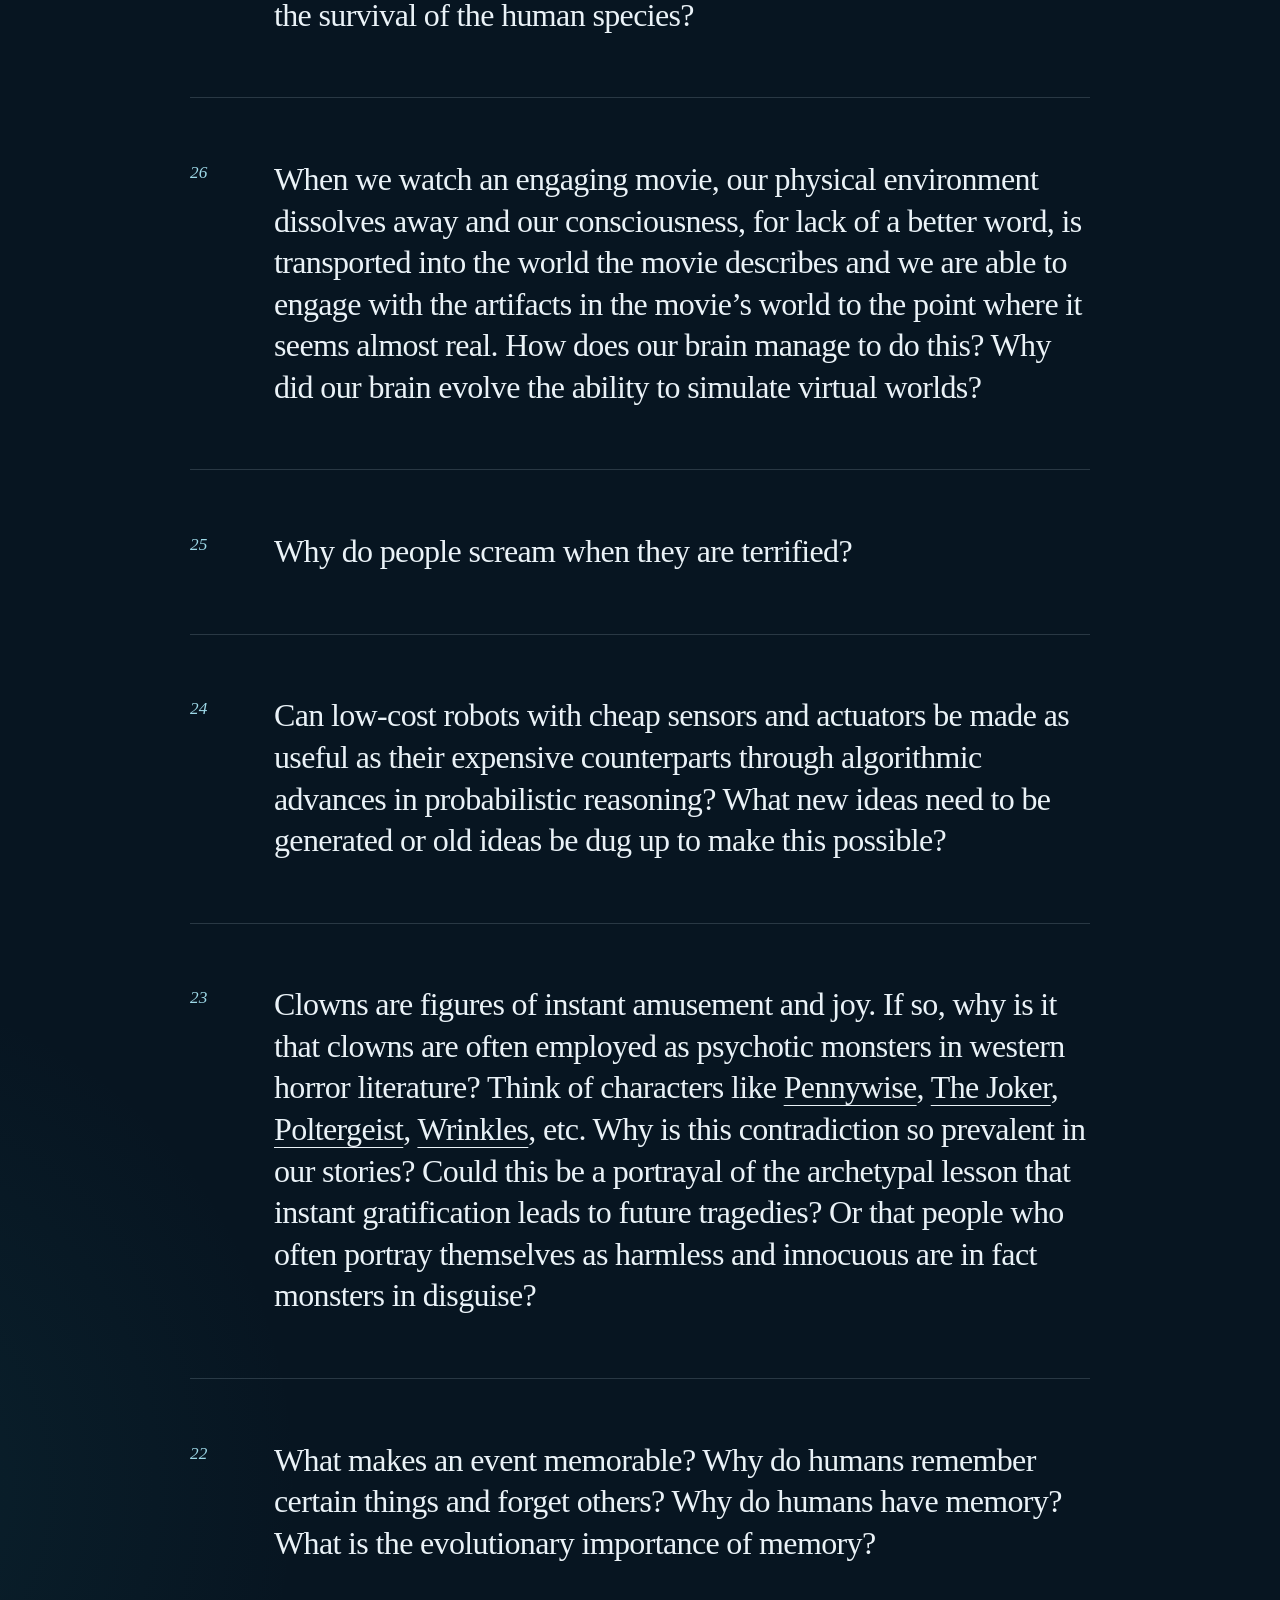
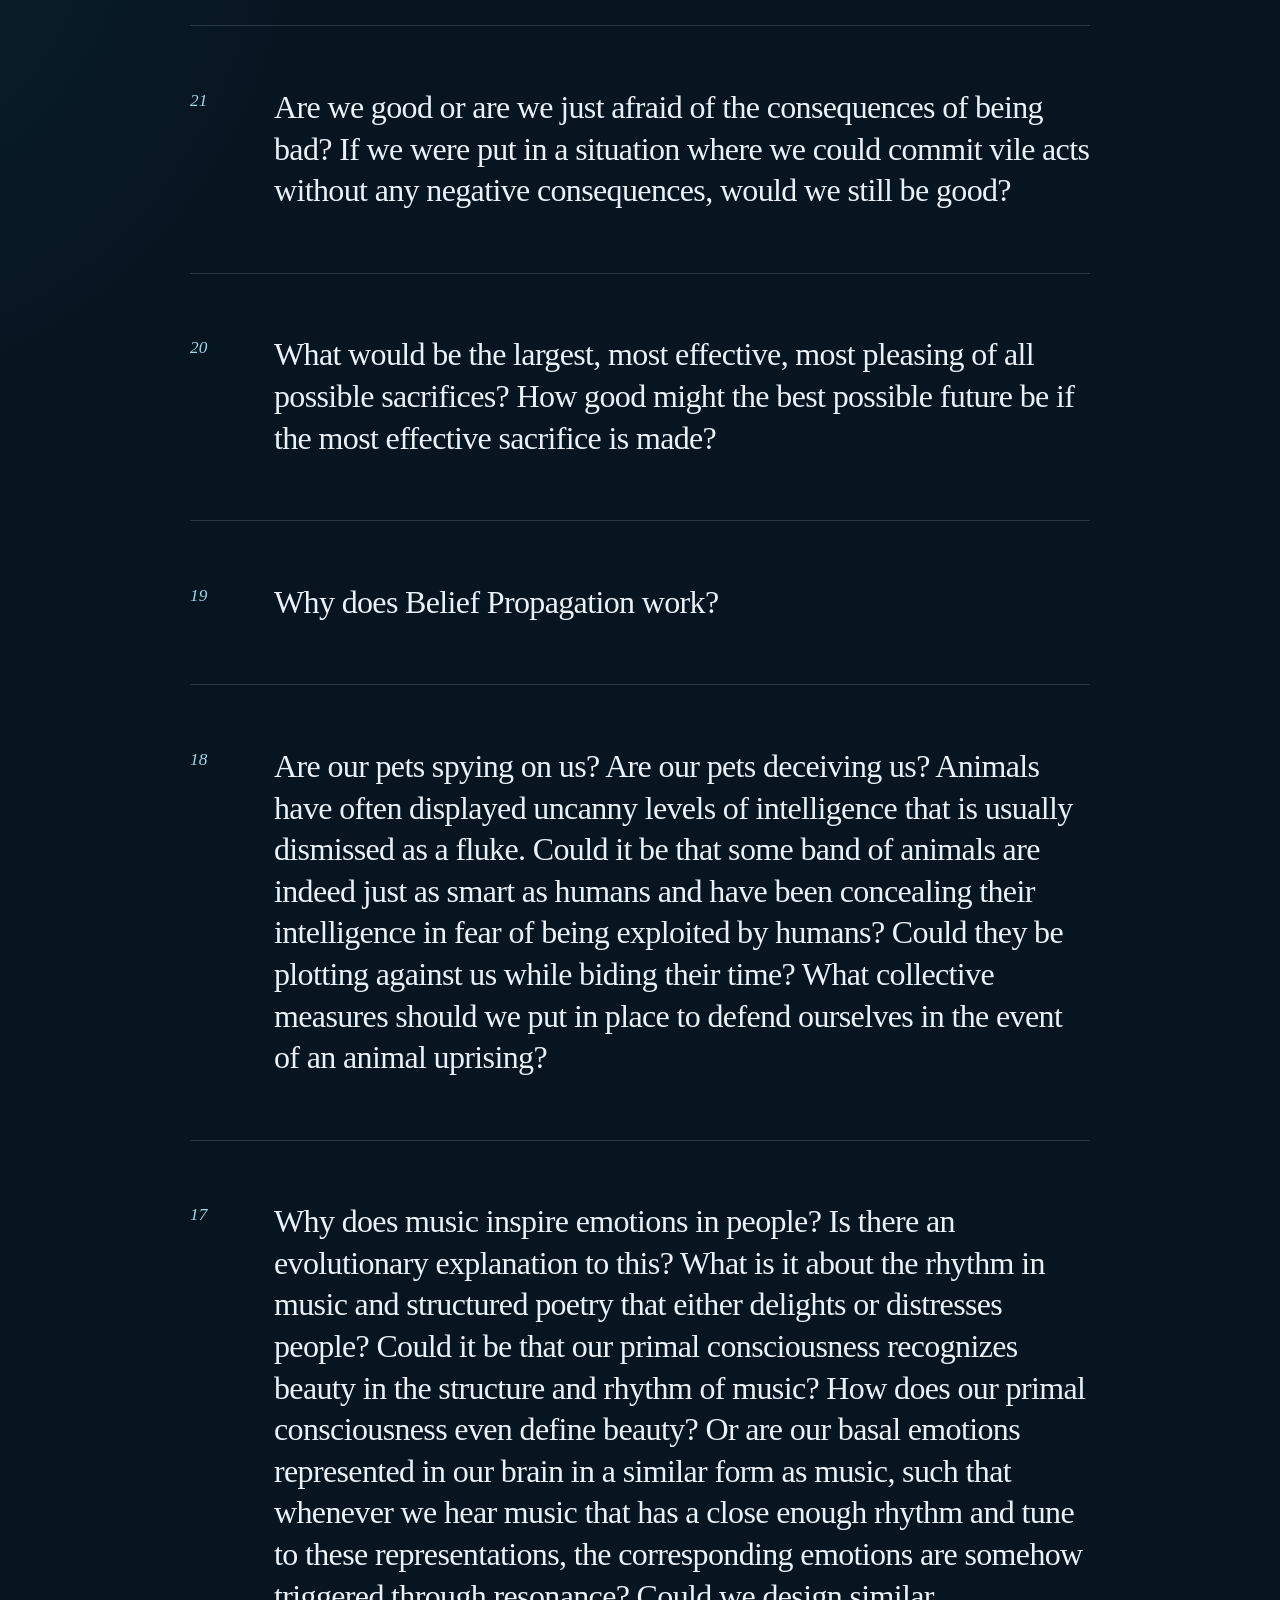
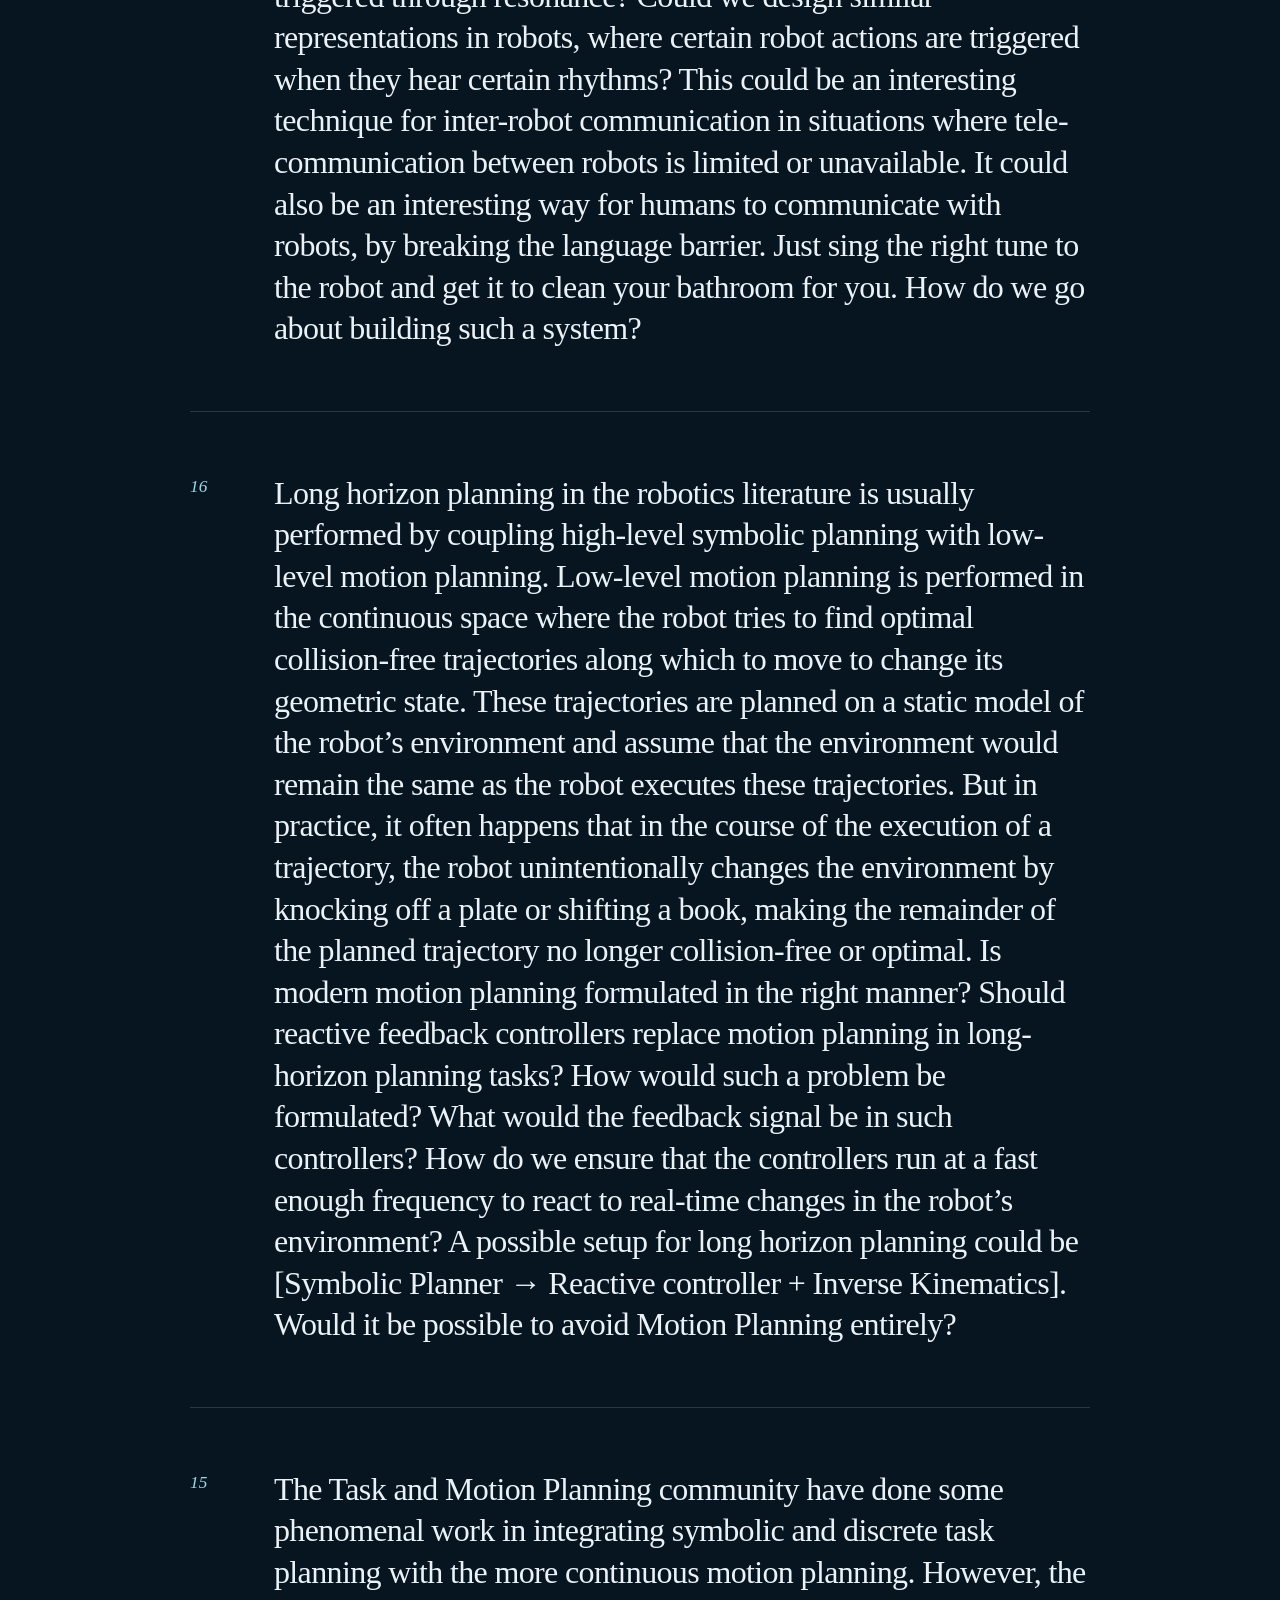
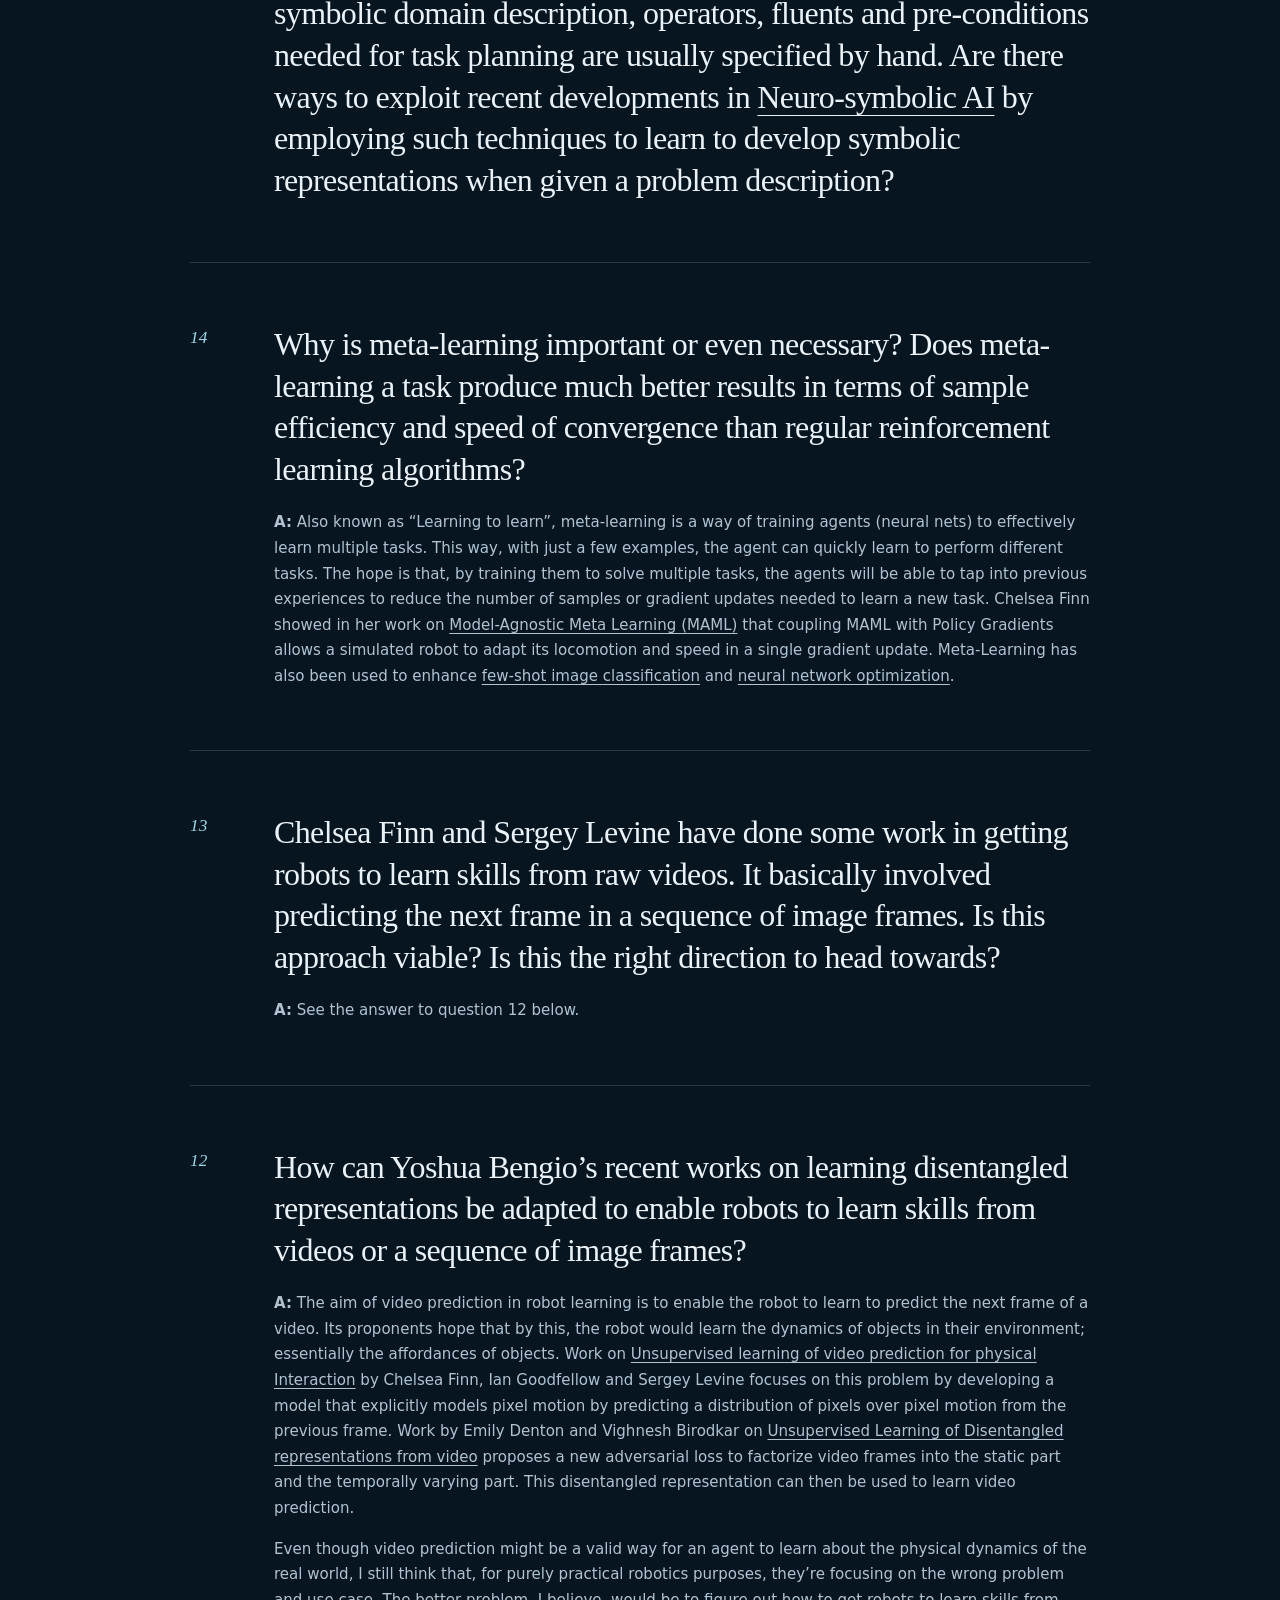
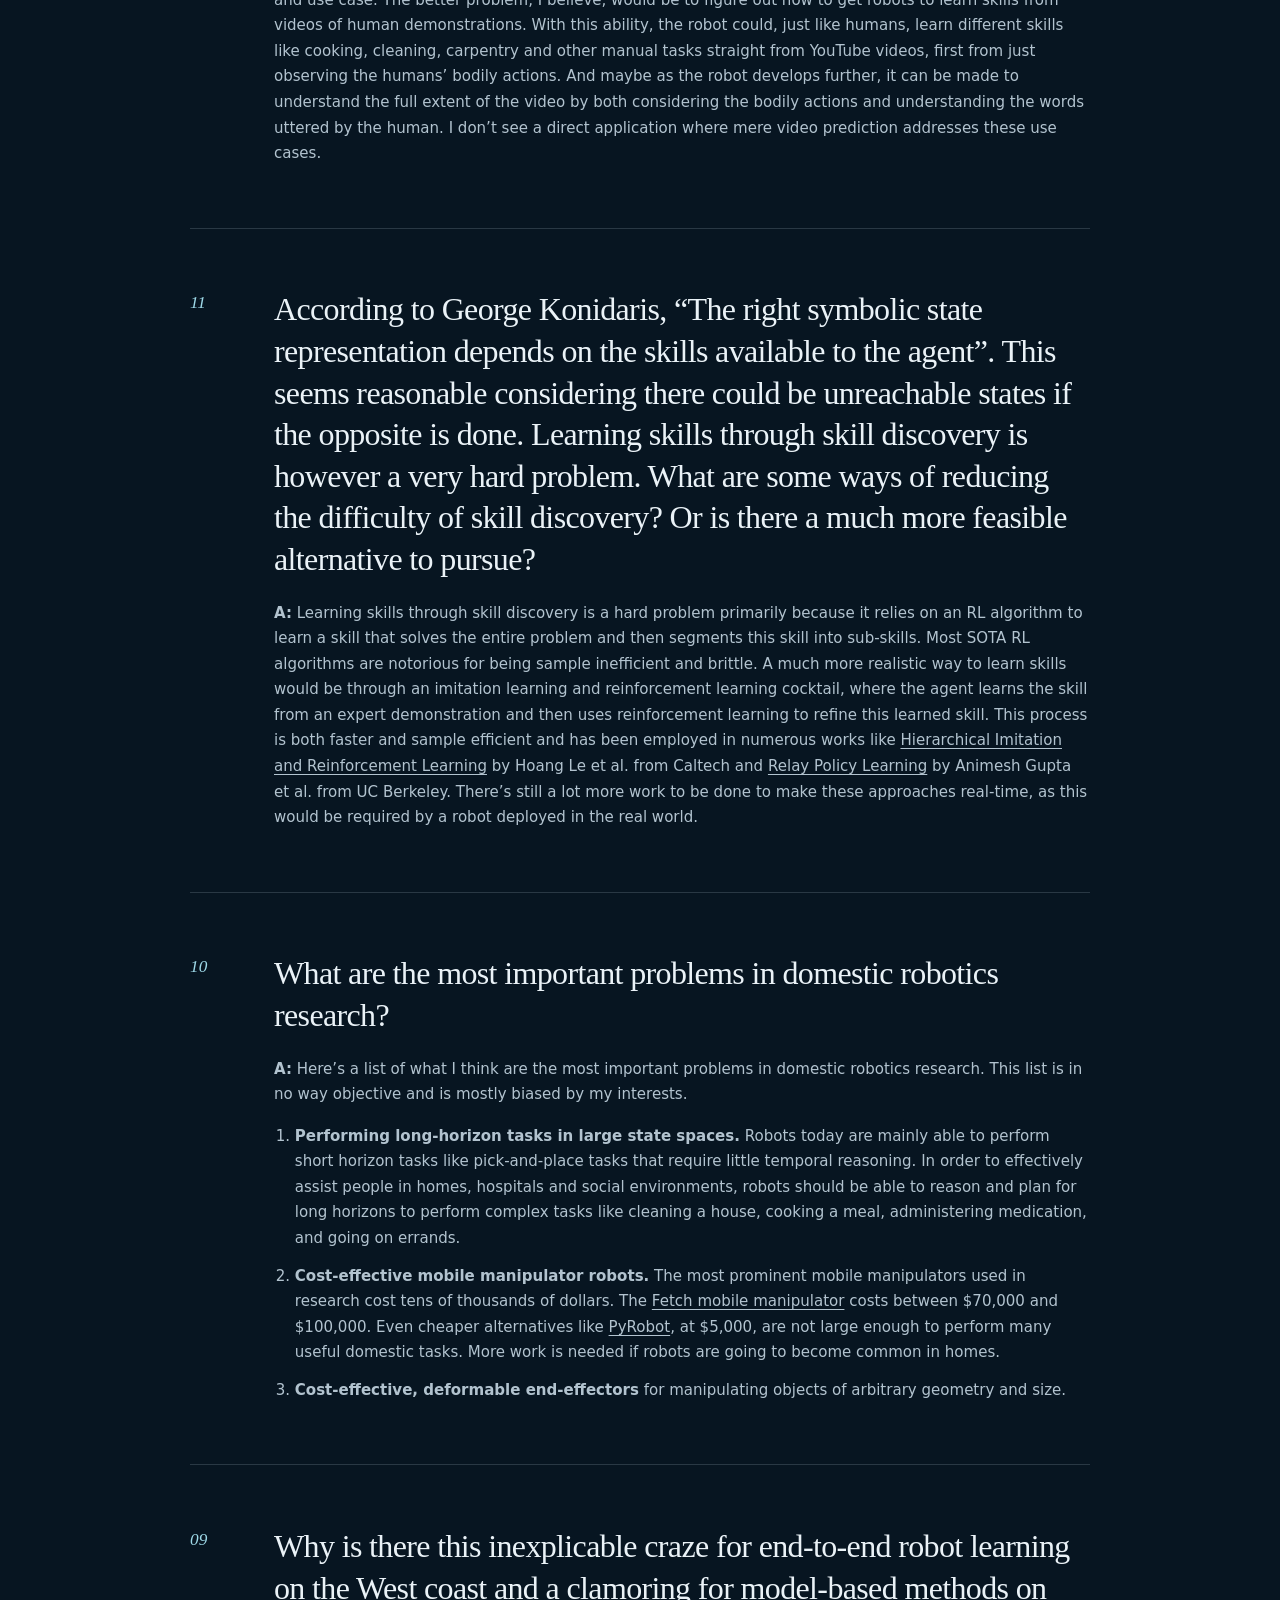
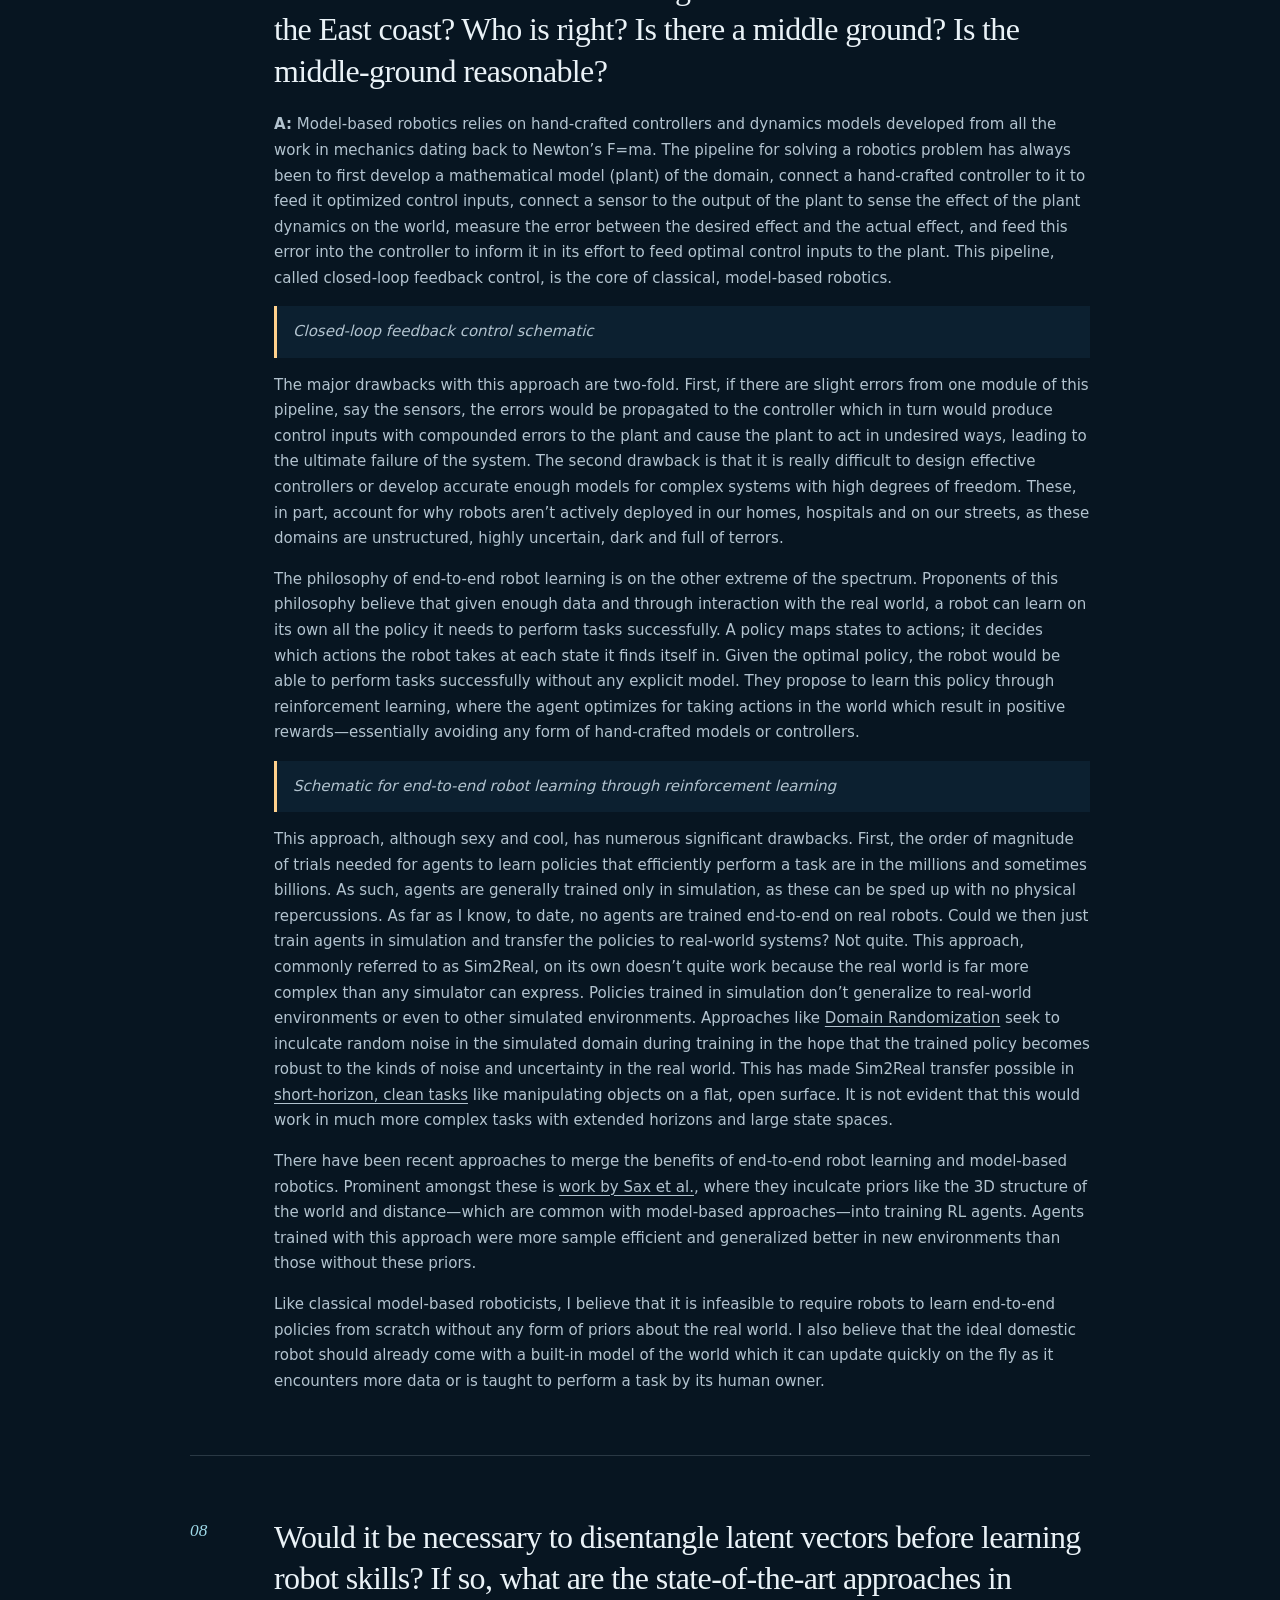
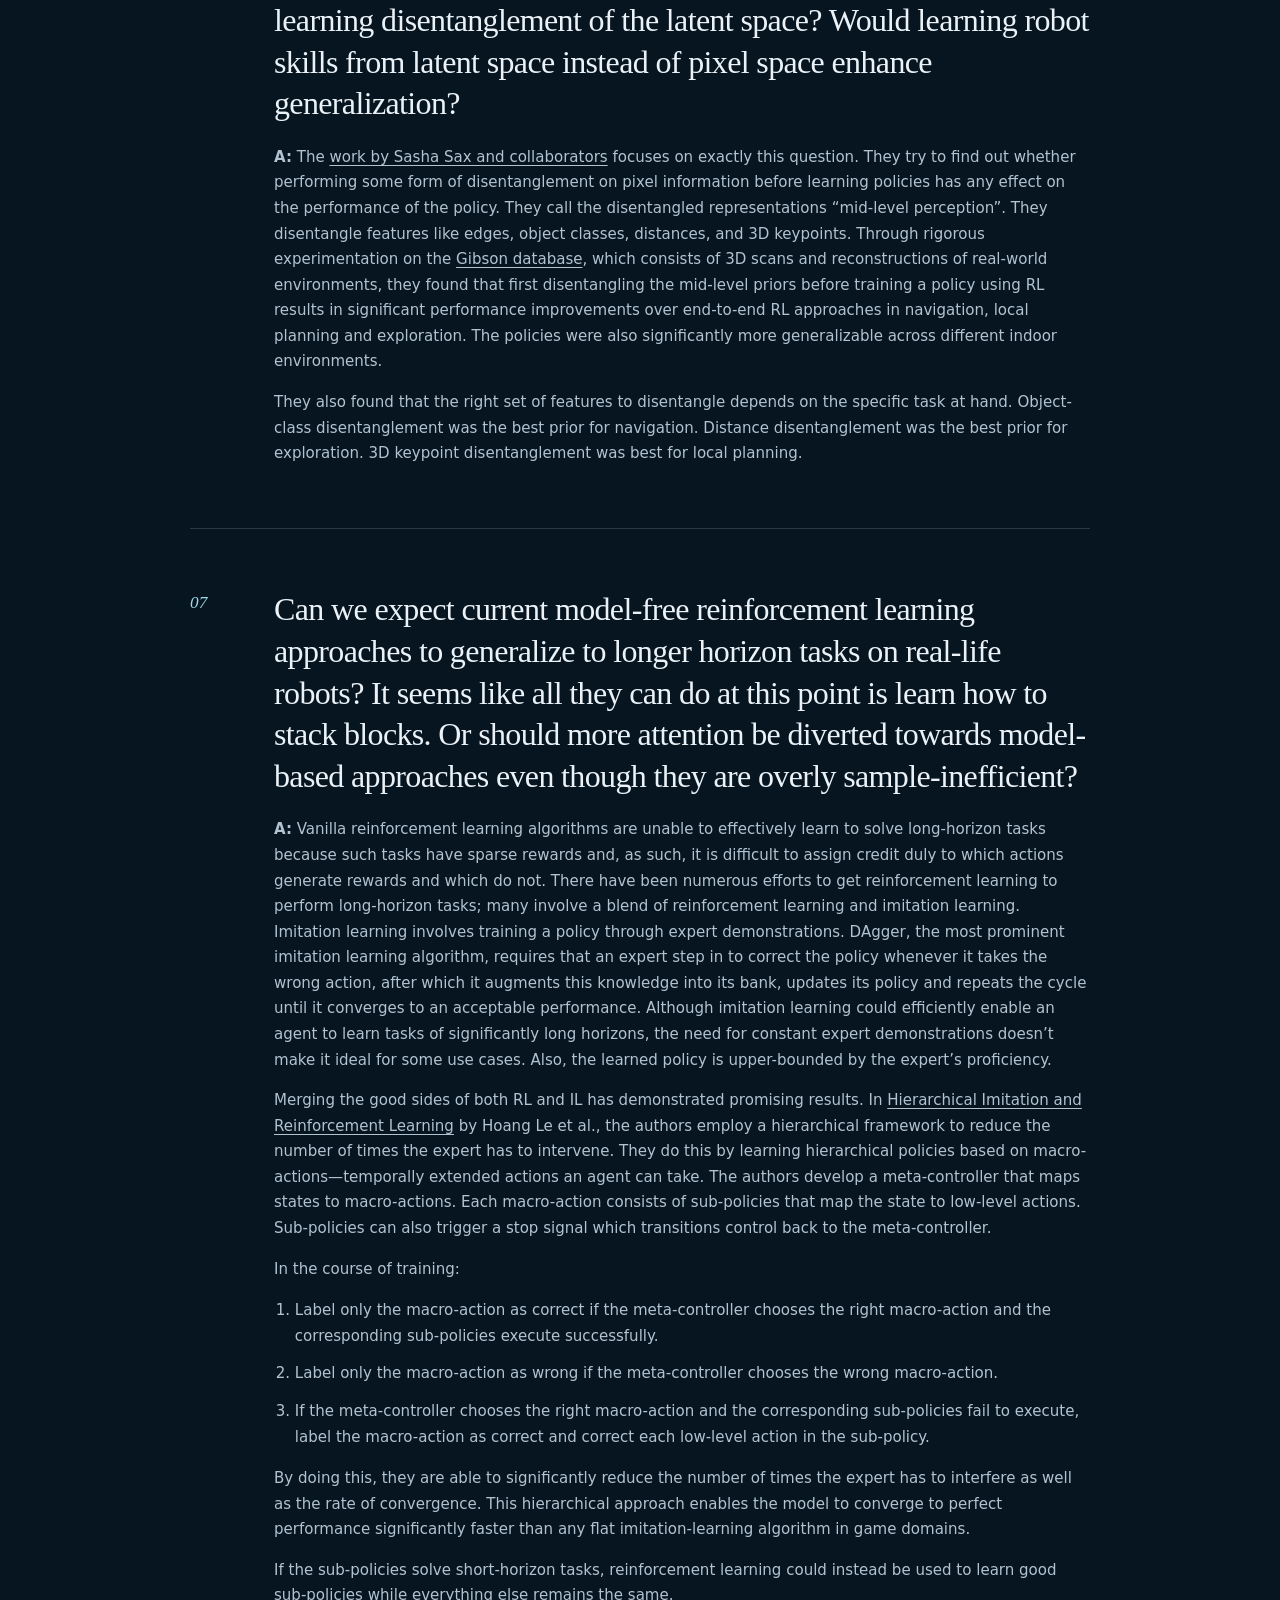
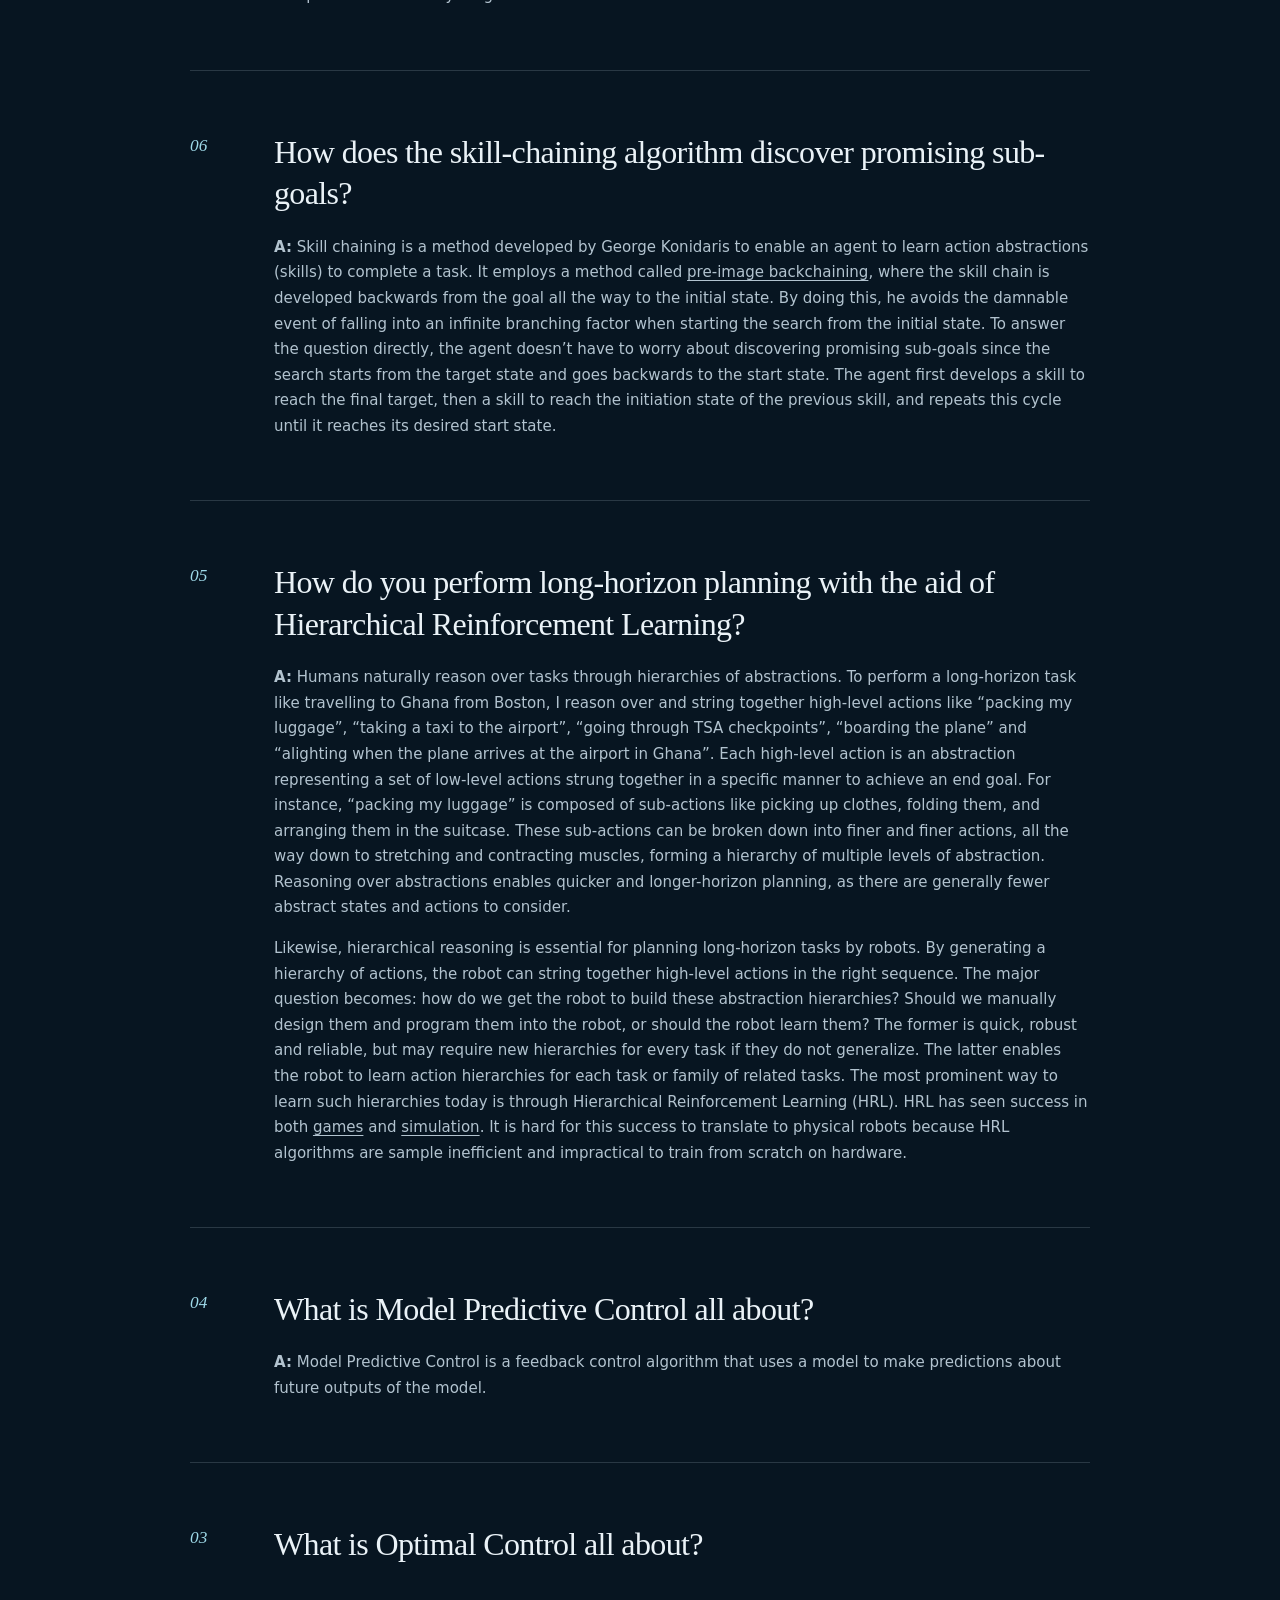
<file: nagging-questions/index.html>
<!doctype html>
<html lang="en">
  <head>
    <meta charset="utf-8">
    <meta name="viewport" content="width=device-width, initial-scale=1">
    <meta name="description" content="Questions about robotics, intelligence, philosophy, and the world that nag Alphonsus Adu-Bredu.">
    <meta name="theme-color" content="#071521">
    <title>Nagging Questions — Alphonsus Adu-Bredu</title>
    <link rel="icon" href="/assets/favicon.svg" type="image/svg+xml">
    <link rel="stylesheet" href="/styles.css">
  </head>
  <body>
    <a class="skip-link" href="#main">Skip to content</a>
    <header class="site-header">
      <a class="wordmark" href="/" aria-label="Home">AAB<span>.</span></a>
      <nav aria-label="Primary navigation"><a href="/">← Home</a><a href="/favorite-things/">Favorites</a><a href="/#contact">Contact</a></nav>
    </header>

    <main id="main" class="archive-page">
      <header class="archive-intro">
        <p class="eyebrow">A notebook, in progress</p>
        <h1>Nagging questions</h1>
        <p class="lede">Questions whose answers are not entirely obvious to me. The hope is that, after garnering diverse troves of knowledge and experience, their answers might reveal themselves—even if by just one candela.</p>
      </header>

      <p class="archive-count">33 questions migrated from the original site</p>

      <div class="question-archive">
        <article class="question-entry" id="question-33">
          <div class="question-number">33</div>
          <div class="question-body"><p>What’s a good way to cache MPC solves? MPC iterations can be computationally expensive and slow because the system is solving a whole new optimization problem in each iteration. What if we could cache an aspect of previous iterations so that the subsequent iterations are significantly faster? Warmstarting the decision variables with the previous iteration is one way to speed up subsequent iterations but it feels like we could reuse a lot more of the data from previous iterations considering the state doesn’t usually change drastically from one MPC tick to the next. Which data exactly can we reuse? How do we engineer this solution data recycling into a routine that is inexpensive to call?</p></div>
        </article>
        <article class="question-entry" id="question-32">
          <div class="question-number">32</div>
          <div class="question-body"><p><strong>Planning through contact is hard because contact events are often discrete and non-differentiable. The <a href="https://homes.cs.washington.edu/~todorov/papers/MordatchSIGGRAPH12.pdf">Mordatch-Todorov</a> route (convex approximation of contact to allow for computing smooth gradients) has shown <a href="https://youtu.be/mhr_jtQrhVA">remarkable results</a> in cartoon physics simulation. Can we realise equally remarkable results on physical robots using a similar approach?</strong></p></div>
        </article>
        <article class="question-entry" id="question-31">
          <div class="question-number">31</div>
          <div class="question-body"><p><strong>Why is Hell regarded as a “bottomless pit” in the Bible?</strong></p><p>A: It is often the case that no matter how terrible things are, there is always some bloody stupid thing you could do to make it worse.</p></div>
        </article>
        <article class="question-entry" id="question-30">
          <div class="question-number">30</div>
          <div class="question-body"><p><strong>“No tree, it is said, can grow to heaven unless its roots reach down to hell”. What did Carl Jung mean by this? How do we, as roots, guard ourselves from succumbing to the pleasures of hell? The pleasures of not having to take responsibility in spite of our suffering? How do we guard ourselves against the pleasures of victimhood?</strong></p><p>A: A wise man once said, the antidote to chaos is the voluntary acceptance of responsibility; bearing your cross gallantly, so to speak. Living with the aim of justifying the privilege of your existence will keep you from succumbing to the pleasures of victimhood. Maybe…</p></div>
        </article>
        <article class="question-entry" id="question-29">
          <div class="question-number">29</div>
          <div class="question-body"><p><strong>Can robot task planning and search problems be formulated as Mixed Integer Programs and solved using MILP solvers? This could potentially provide avenues for incorporating the unique dynamic and kinematic constraints robots have in the real world, into the discrete planning problem.</strong></p><p>A: I do exactly that in <a href="https://adubredu.github.io/gtpmip">this project</a>. Paper is in submission at IROS 2022 🙂</p></div>
        </article>
        <article class="question-entry" id="question-28">
          <div class="question-number">28</div>
          <div class="question-body"><p><strong>When I stare at the face of a person, I can often easily tell whether or not they are staring straight at my pupil. Why did humans evolve to be very good at detecting eye contact?</strong></p><p>A: It’s been said that the eyes are a window to the soul. <a href="https://www.businessinsider.com/how-to-tell-someones-lying-by-watching-their-face-2016-1#count-how-long-someone-closes-their-eyes-3">According to “experts”</a>, the pupils of untalented liars generally shift when they lie. It might be that humans evolved the ability to detect eye contact as a mechanism for lie detection.</p></div>
        </article>
        <article class="question-entry" id="question-27">
          <div class="question-number">27</div>
          <div class="question-body"><p><strong>What is the evolutionary significance of emotions? Why did humans evolve to feel emotions? What role do emotions play in the survival of the human species?</strong></p></div>
        </article>
        <article class="question-entry" id="question-26">
          <div class="question-number">26</div>
          <div class="question-body"><p><strong>When we watch an engaging movie, our physical environment dissolves away and our consciousness, for lack of a better word, is transported into the world the movie describes and we are able to engage with the artifacts in the movie’s world to the point where it seems almost real. How does our brain manage to do this? Why did our brain evolve the ability to simulate virtual worlds?</strong></p></div>
        </article>
        <article class="question-entry" id="question-25">
          <div class="question-number">25</div>
          <div class="question-body"><p><strong>Why do people scream when they are terrified?</strong></p></div>
        </article>
        <article class="question-entry" id="question-24">
          <div class="question-number">24</div>
          <div class="question-body"><p><strong>Can low-cost robots with cheap sensors and actuators be made as useful as their expensive counterparts through algorithmic advances in probabilistic reasoning? What new ideas need to be generated or old ideas be dug up to make this possible?</strong></p></div>
        </article>
        <article class="question-entry" id="question-23">
          <div class="question-number">23</div>
          <div class="question-body"><p><strong>Clowns are figures of instant amusement and joy. If so, why is it that clowns are often employed as psychotic monsters in western horror literature? Think of characters like <a href="https://en.wikipedia.org/wiki/It_(character)">Pennywise</a>, <a href="https://en.wikipedia.org/wiki/Joker_(character)">The Joker</a>, <a href="https://en.wikipedia.org/wiki/Poltergeist_(1982_film)">Poltergeist</a>, <a href="https://en.wikipedia.org/wiki/Wrinkles_the_Clown">Wrinkles</a>, etc. Why is this contradiction so prevalent in our stories? Could this be a portrayal of the archetypal lesson that instant gratification leads to future tragedies? Or that people who often portray themselves as harmless and innocuous are in fact monsters in disguise?</strong></p></div>
        </article>
        <article class="question-entry" id="question-22">
          <div class="question-number">22</div>
          <div class="question-body"><p><strong>What makes an event memorable? Why do humans remember certain things and forget others? Why do humans have memory? What is the evolutionary importance of memory?</strong></p></div>
        </article>
        <article class="question-entry" id="question-21">
          <div class="question-number">21</div>
          <div class="question-body"><p><strong>Are we good or are we just afraid of the consequences of being bad? If we were put in a situation where we could commit vile acts without any negative consequences, would we still be good?</strong></p></div>
        </article>
        <article class="question-entry" id="question-20">
          <div class="question-number">20</div>
          <div class="question-body"><p><strong>What would be the largest, most effective, most pleasing of all possible sacrifices? How good might the best possible future be if the most effective sacrifice is made?</strong></p></div>
        </article>
        <article class="question-entry" id="question-19">
          <div class="question-number">19</div>
          <div class="question-body"><p><strong>Why does Belief Propagation work?</strong></p></div>
        </article>
        <article class="question-entry" id="question-18">
          <div class="question-number">18</div>
          <div class="question-body"><p><strong>Are our pets spying on us? Are our pets deceiving us? Animals have often displayed uncanny levels of intelligence that is usually dismissed as a fluke. Could it be that some band of animals are indeed just as smart as humans and have been concealing their intelligence in fear of being exploited by humans? Could they be plotting against us while biding their time? What collective measures should we put in place to defend ourselves in the event of an animal uprising?</strong></p></div>
        </article>
        <article class="question-entry" id="question-17">
          <div class="question-number">17</div>
          <div class="question-body"><p><strong>Why does music inspire emotions in people? Is there an evolutionary explanation to this? What is it about the rhythm in music and structured poetry that either delights or distresses people? Could it be that our primal consciousness recognizes beauty in the structure and rhythm of music? How does our primal consciousness even define beauty? Or are our basal emotions represented in our brain in a similar form as music, such that whenever we hear music that has a close enough rhythm and tune to these representations, the corresponding emotions are somehow triggered through resonance? Could we design similar representations in robots, where certain robot actions are triggered when they hear certain rhythms? This could be an interesting technique for inter-robot communication in situations where tele-communication between robots is limited or unavailable. It could also be an interesting way for humans to communicate with robots, by breaking the language barrier. Just sing the right tune to the robot and get it to clean your bathroom for you. How do we go about building such a system?</strong></p></div>
        </article>
        <article class="question-entry" id="question-16">
          <div class="question-number">16</div>
          <div class="question-body"><p><strong>Long horizon planning in the robotics literature is usually performed by coupling high-level symbolic planning with low-level motion planning. Low-level motion planning is performed in the continuous space where the robot tries to find optimal collision-free trajectories along which to move to change its geometric state. These trajectories are planned on a static model of the robot’s environment and assume that the environment would remain the same as the robot executes these trajectories. But in practice, it often happens that in the course of the execution of a trajectory, the robot unintentionally changes the environment by knocking off a plate or shifting a book, making the remainder of the planned trajectory no longer collision-free or optimal. Is modern motion planning formulated in the right manner? Should reactive feedback controllers replace motion planning in long-horizon planning tasks? How would such a problem be formulated? What would the feedback signal be in such controllers? How do we ensure that the controllers run at a fast enough frequency to react to real-time changes in the robot’s environment? A possible setup for long horizon planning could be [Symbolic Planner → Reactive controller + Inverse Kinematics]. Would it be possible to avoid Motion Planning entirely?</strong></p></div>
        </article>
        <article class="question-entry" id="question-15">
          <div class="question-number">15</div>
          <div class="question-body"><p><strong>The Task and Motion Planning community have done some phenomenal work in integrating symbolic and discrete task planning with the more continuous motion planning. However, the symbolic domain description, operators, fluents and pre-conditions needed for task planning are usually specified by hand. Are there ways to exploit recent developments in <a href="https://www.youtube.com/watch?v=4PuuziOgSU4">Neuro-symbolic AI</a> by employing such techniques to learn to develop symbolic representations when given a problem description?</strong></p></div>
        </article>
        <article class="question-entry" id="question-14">
          <div class="question-number">14</div>
          <div class="question-body">
            <p><strong>Why is meta-learning important or even necessary? Does meta-learning a task produce much better results in terms of sample efficiency and speed of convergence than regular reinforcement learning algorithms?</strong></p>
            <p><strong>A:</strong> Also known as “Learning to learn”, meta-learning is a way of training agents (neural nets) to effectively learn multiple tasks. This way, with just a few examples, the agent can quickly learn to perform different tasks. The hope is that, by training them to solve multiple tasks, the agents will be able to tap into previous experiences to reduce the number of samples or gradient updates needed to learn a new task. Chelsea Finn showed in her work on <a href="https://arxiv.org/abs/1703.03400">Model-Agnostic Meta Learning (MAML)</a> that coupling MAML with Policy Gradients allows a simulated robot to adapt its locomotion and speed in a single gradient update. Meta-Learning has also been used to enhance <a href="https://openreview.net/forum?id=rJY0-Kcll">few-shot image classification</a> and <a href="http://snowedin.net/tmp/Hochreiter2001.pdf">neural network optimization</a>.</p>
          </div>
        </article>
        <article class="question-entry" id="question-13">
          <div class="question-number">13</div>
          <div class="question-body"><p><strong>Chelsea Finn and Sergey Levine have done some work in getting robots to learn skills from raw videos. It basically involved predicting the next frame in a sequence of image frames. Is this approach viable? Is this the right direction to head towards?</strong></p><p><strong>A:</strong> See the answer to question 12 below.</p></div>
        </article>
        <article class="question-entry" id="question-12">
          <div class="question-number">12</div>
          <div class="question-body">
            <p><strong>How can Yoshua Bengio’s recent works on learning disentangled representations be adapted to enable robots to learn skills from videos or a sequence of image frames?</strong></p>
            <p><strong>A:</strong> The aim of video prediction in robot learning is to enable the robot to learn to predict the next frame of a video. Its proponents hope that by this, the robot would learn the dynamics of objects in their environment; essentially the affordances of objects. Work on <a href="https://arxiv.org/abs/1605.07157">Unsupervised learning of video prediction for physical Interaction</a> by Chelsea Finn, Ian Goodfellow and Sergey Levine focuses on this problem by developing a model that explicitly models pixel motion by predicting a distribution of pixels over pixel motion from the previous frame. Work by Emily Denton and Vighnesh Birodkar on <a href="https://arxiv.org/abs/1705.10915">Unsupervised Learning of Disentangled representations from video</a> proposes a new adversarial loss to factorize video frames into the static part and the temporally varying part. This disentangled representation can then be used to learn video prediction.</p>
            <p>Even though video prediction might be a valid way for an agent to learn about the physical dynamics of the real world, I still think that, for purely practical robotics purposes, they’re focusing on the wrong problem and use case. The better problem, I believe, would be to figure out how to get robots to learn skills from videos of human demonstrations. With this ability, the robot could, just like humans, learn different skills like cooking, cleaning, carpentry and other manual tasks straight from YouTube videos, first from just observing the humans’ bodily actions. And maybe as the robot develops further, it can be made to understand the full extent of the video by both considering the bodily actions and understanding the words uttered by the human. I don’t see a direct application where mere video prediction addresses these use cases.</p>
          </div>
        </article>
        <article class="question-entry" id="question-11">
          <div class="question-number">11</div>
          <div class="question-body">
            <p><strong>According to George Konidaris, “The right symbolic state representation depends on the skills available to the agent”. This seems reasonable considering there could be unreachable states if the opposite is done. Learning skills through skill discovery is however a very hard problem. What are some ways of reducing the difficulty of skill discovery? Or is there a much more feasible alternative to pursue?</strong></p>
            <p><strong>A:</strong> Learning skills through skill discovery is a hard problem primarily because it relies on an RL algorithm to learn a skill that solves the entire problem and then segments this skill into sub-skills. Most SOTA RL algorithms are notorious for being sample inefficient and brittle. A much more realistic way to learn skills would be through an imitation learning and reinforcement learning cocktail, where the agent learns the skill from an expert demonstration and then uses reinforcement learning to refine this learned skill. This process is both faster and sample efficient and has been employed in numerous works like <a href="https://sites.google.com/view/hierarchical-il-rl">Hierarchical Imitation and Reinforcement Learning</a> by Hoang Le et al. from Caltech and <a href="https://relay-policy-learning.github.io/">Relay Policy Learning</a> by Animesh Gupta et al. from UC Berkeley. There’s still a lot more work to be done to make these approaches real-time, as this would be required by a robot deployed in the real world.</p>
          </div>
        </article>
        <article class="question-entry" id="question-10">
          <div class="question-number">10</div>
          <div class="question-body">
            <p><strong>What are the most important problems in domestic robotics research?</strong></p>
            <p><strong>A:</strong> Here’s a list of what I think are the most important problems in domestic robotics research. This list is in no way objective and is mostly biased by my interests.</p>
            <ol>
              <li><strong>Performing long-horizon tasks in large state spaces.</strong> Robots today are mainly able to perform short horizon tasks like pick-and-place tasks that require little temporal reasoning. In order to effectively assist people in homes, hospitals and social environments, robots should be able to reason and plan for long horizons to perform complex tasks like cleaning a house, cooking a meal, administering medication, and going on errands.</li>
              <li><strong>Cost-effective mobile manipulator robots.</strong> The most prominent mobile manipulators used in research cost tens of thousands of dollars. The <a href="https://fetchrobotics.com/robotics-platforms/fetch-mobile-manipulator/">Fetch mobile manipulator</a> costs between $70,000 and $100,000. Even cheaper alternatives like <a href="https://www.pyrobot.org/">PyRobot</a>, at $5,000, are not large enough to perform many useful domestic tasks. More work is needed if robots are going to become common in homes.</li>
              <li><strong>Cost-effective, deformable end-effectors</strong> for manipulating objects of arbitrary geometry and size.</li>
            </ol>
          </div>
        </article>
        <article class="question-entry" id="question-9">
          <div class="question-number">09</div>
          <div class="question-body">
            <p><strong>Why is there this inexplicable craze for end-to-end robot learning on the West coast and a clamoring for model-based methods on the East coast? Who is right? Is there a middle ground? Is the middle-ground reasonable?</strong></p>
            <p><strong>A:</strong> Model-based robotics relies on hand-crafted controllers and dynamics models developed from all the work in mechanics dating back to Newton’s F=ma. The pipeline for solving a robotics problem has always been to first develop a mathematical model (plant) of the domain, connect a hand-crafted controller to it to feed it optimized control inputs, connect a sensor to the output of the plant to sense the effect of the plant dynamics on the world, measure the error between the desired effect and the actual effect, and feed this error into the controller to inform it in its effort to feed optimal control inputs to the plant. This pipeline, called closed-loop feedback control, is the core of classical, model-based robotics.</p>
            <p class="archive-caption">Closed-loop feedback control schematic</p>
            <p>The major drawbacks with this approach are two-fold. First, if there are slight errors from one module of this pipeline, say the sensors, the errors would be propagated to the controller which in turn would produce control inputs with compounded errors to the plant and cause the plant to act in undesired ways, leading to the ultimate failure of the system. The second drawback is that it is really difficult to design effective controllers or develop accurate enough models for complex systems with high degrees of freedom. These, in part, account for why robots aren’t actively deployed in our homes, hospitals and on our streets, as these domains are unstructured, highly uncertain, dark and full of terrors.</p>
            <p>The philosophy of end-to-end robot learning is on the other extreme of the spectrum. Proponents of this philosophy believe that given enough data and through interaction with the real world, a robot can learn on its own all the policy it needs to perform tasks successfully. A policy maps states to actions; it decides which actions the robot takes at each state it finds itself in. Given the optimal policy, the robot would be able to perform tasks successfully without any explicit model. They propose to learn this policy through reinforcement learning, where the agent optimizes for taking actions in the world which result in positive rewards—essentially avoiding any form of hand-crafted models or controllers.</p>
            <p class="archive-caption">Schematic for end-to-end robot learning through reinforcement learning</p>
            <p>This approach, although sexy and cool, has numerous significant drawbacks. First, the order of magnitude of trials needed for agents to learn policies that efficiently perform a task are in the millions and sometimes billions. As such, agents are generally trained only in simulation, as these can be sped up with no physical repercussions. As far as I know, to date, no agents are trained end-to-end on real robots. Could we then just train agents in simulation and transfer the policies to real-world systems? Not quite. This approach, commonly referred to as Sim2Real, on its own doesn’t quite work because the real world is far more complex than any simulator can express. Policies trained in simulation don’t generalize to real-world environments or even to other simulated environments. Approaches like <a href="https://arxiv.org/abs/1703.06907">Domain Randomization</a> seek to inculcate random noise in the simulated domain during training in the hope that the trained policy becomes robust to the kinds of noise and uncertainty in the real world. This has made Sim2Real transfer possible in <a href="https://arxiv.org/abs/1703.06907">short-horizon, clean tasks</a> like manipulating objects on a flat, open surface. It is not evident that this would work in much more complex tasks with extended horizons and large state spaces.</p>
            <p>There have been recent approaches to merge the benefits of end-to-end robot learning and model-based robotics. Prominent amongst these is <a href="http://perceptual.actor">work by Sax et al.</a>, where they inculcate priors like the 3D structure of the world and distance—which are common with model-based approaches—into training RL agents. Agents trained with this approach were more sample efficient and generalized better in new environments than those without these priors.</p>
            <p>Like classical model-based roboticists, I believe that it is infeasible to require robots to learn end-to-end policies from scratch without any form of priors about the real world. I also believe that the ideal domestic robot should already come with a built-in model of the world which it can update quickly on the fly as it encounters more data or is taught to perform a task by its human owner.</p>
          </div>
        </article>
        <article class="question-entry" id="question-8">
          <div class="question-number">08</div>
          <div class="question-body">
            <p><strong>Would it be necessary to disentangle latent vectors before learning robot skills? If so, what are the state-of-the-art approaches in learning disentanglement of the latent space? Would learning robot skills from latent space instead of pixel space enhance generalization?</strong></p>
            <p><strong>A:</strong> The <a href="http://perceptual.actor/">work by Sasha Sax and collaborators</a> focuses on exactly this question. They try to find out whether performing some form of disentanglement on pixel information before learning policies has any effect on the performance of the policy. They call the disentangled representations “mid-level perception”. They disentangle features like edges, object classes, distances, and 3D keypoints. Through rigorous experimentation on the <a href="http://gibsonenv.stanford.edu/database/">Gibson database</a>, which consists of 3D scans and reconstructions of real-world environments, they found that first disentangling the mid-level priors before training a policy using RL results in significant performance improvements over end-to-end RL approaches in navigation, local planning and exploration. The policies were also significantly more generalizable across different indoor environments.</p>
            <p>They also found that the right set of features to disentangle depends on the specific task at hand. Object-class disentanglement was the best prior for navigation. Distance disentanglement was the best prior for exploration. 3D keypoint disentanglement was best for local planning.</p>
          </div>
        </article>
        <article class="question-entry" id="question-7">
          <div class="question-number">07</div>
          <div class="question-body">
            <p><strong>Can we expect current model-free reinforcement learning approaches to generalize to longer horizon tasks on real-life robots? It seems like all they can do at this point is learn how to stack blocks. Or should more attention be diverted towards model-based approaches even though they are overly sample-inefficient?</strong></p>
            <p><strong>A:</strong> Vanilla reinforcement learning algorithms are unable to effectively learn to solve long-horizon tasks because such tasks have sparse rewards and, as such, it is difficult to assign credit duly to which actions generate rewards and which do not. There have been numerous efforts to get reinforcement learning to perform long-horizon tasks; many involve a blend of reinforcement learning and imitation learning. Imitation learning involves training a policy through expert demonstrations. DAgger, the most prominent imitation learning algorithm, requires that an expert step in to correct the policy whenever it takes the wrong action, after which it augments this knowledge into its bank, updates its policy and repeats the cycle until it converges to an acceptable performance. Although imitation learning could efficiently enable an agent to learn tasks of significantly long horizons, the need for constant expert demonstrations doesn’t make it ideal for some use cases. Also, the learned policy is upper-bounded by the expert’s proficiency.</p>
            <p>Merging the good sides of both RL and IL has demonstrated promising results. In <a href="https://arxiv.org/abs/1803.00590">Hierarchical Imitation and Reinforcement Learning</a> by Hoang Le et al., the authors employ a hierarchical framework to reduce the number of times the expert has to intervene. They do this by learning hierarchical policies based on macro-actions—temporally extended actions an agent can take. The authors develop a meta-controller that maps states to macro-actions. Each macro-action consists of sub-policies that map the state to low-level actions. Sub-policies can also trigger a stop signal which transitions control back to the meta-controller.</p>
            <p>In the course of training:</p>
            <ol>
              <li>Label only the macro-action as correct if the meta-controller chooses the right macro-action and the corresponding sub-policies execute successfully.</li>
              <li>Label only the macro-action as wrong if the meta-controller chooses the wrong macro-action.</li>
              <li>If the meta-controller chooses the right macro-action and the corresponding sub-policies fail to execute, label the macro-action as correct and correct each low-level action in the sub-policy.</li>
            </ol>
            <p>By doing this, they are able to significantly reduce the number of times the expert has to interfere as well as the rate of convergence. This hierarchical approach enables the model to converge to perfect performance significantly faster than any flat imitation-learning algorithm in game domains.</p>
            <p>If the sub-policies solve short-horizon tasks, reinforcement learning could instead be used to learn good sub-policies while everything else remains the same.</p>
          </div>
        </article>
        <article class="question-entry" id="question-6">
          <div class="question-number">06</div>
          <div class="question-body">
            <p><strong>How does the skill-chaining algorithm discover promising sub-goals?</strong></p>
            <p><strong>A:</strong> Skill chaining is a method developed by George Konidaris to enable an agent to learn action abstractions (skills) to complete a task. It employs a method called <a href="https://lis.csail.mit.edu/pubs/tlp/ISRR11.pdf">pre-image backchaining</a>, where the skill chain is developed backwards from the goal all the way to the initial state. By doing this, he avoids the damnable event of falling into an infinite branching factor when starting the search from the initial state. To answer the question directly, the agent doesn’t have to worry about discovering promising sub-goals since the search starts from the target state and goes backwards to the start state. The agent first develops a skill to reach the final target, then a skill to reach the initiation state of the previous skill, and repeats this cycle until it reaches its desired start state.</p>
          </div>
        </article>
        <article class="question-entry" id="question-5">
          <div class="question-number">05</div>
          <div class="question-body">
            <p><strong>How do you perform long-horizon planning with the aid of Hierarchical Reinforcement Learning?</strong></p>
            <p><strong>A:</strong> Humans naturally reason over tasks through hierarchies of abstractions. To perform a long-horizon task like travelling to Ghana from Boston, I reason over and string together high-level actions like “packing my luggage”, “taking a taxi to the airport”, “going through TSA checkpoints”, “boarding the plane” and “alighting when the plane arrives at the airport in Ghana”. Each high-level action is an abstraction representing a set of low-level actions strung together in a specific manner to achieve an end goal. For instance, “packing my luggage” is composed of sub-actions like picking up clothes, folding them, and arranging them in the suitcase. These sub-actions can be broken down into finer and finer actions, all the way down to stretching and contracting muscles, forming a hierarchy of multiple levels of abstraction. Reasoning over abstractions enables quicker and longer-horizon planning, as there are generally fewer abstract states and actions to consider.</p>
            <p>Likewise, hierarchical reasoning is essential for planning long-horizon tasks by robots. By generating a hierarchy of actions, the robot can string together high-level actions in the right sequence. The major question becomes: how do we get the robot to build these abstraction hierarchies? Should we manually design them and program them into the robot, or should the robot learn them? The former is quick, robust and reliable, but may require new hierarchies for every task if they do not generalize. The latter enables the robot to learn action hierarchies for each task or family of related tasks. The most prominent way to learn such hierarchies today is through Hierarchical Reinforcement Learning (HRL). HRL has seen success in both <a href="https://arxiv.org/abs/1703.01161">games</a> and <a href="https://arxiv.org/abs/1710.09767">simulation</a>. It is hard for this success to translate to physical robots because HRL algorithms are sample inefficient and impractical to train from scratch on hardware.</p>
          </div>
        </article>
        <article class="question-entry" id="question-4">
          <div class="question-number">04</div>
          <div class="question-body"><p><strong>What is Model Predictive Control all about?</strong></p><p><strong>A:</strong> Model Predictive Control is a feedback control algorithm that uses a model to make predictions about future outputs of the model.</p></div>
        </article>
        <article class="question-entry" id="question-3">
          <div class="question-number">03</div>
          <div class="question-body"><p><strong>What is Optimal Control all about?</strong></p></div>
        </article>
        <article class="question-entry" id="question-2">
          <div class="question-number">02</div>
          <div class="question-body"><p><strong>Is a Bug algorithm used in Roomba?</strong></p><p><strong>A:</strong> Not specifically. According to <a href="https://electronics.howstuffworks.com/gadgets/home/robotic-vacuum2.htm">this article</a>, Roomba moves in an outward-moving spiral, heads to the perimeter of the room until it hits an obstacle, and performs wall-following until the clean-up time is over.</p></div>
        </article>
        <article class="question-entry" id="question-1">
          <div class="question-number">01</div>
          <div class="question-body"><p><strong>What is KL Divergence and why do I keep seeing it in papers I read?</strong></p><p><strong>A:</strong> I answered this question in a longer post in the original archive.</p></div>
        </article>
      </div>
    </main>

    <footer><p>© <span id="year">2026</span> Alphonsus Adu-Bredu</p><p><a href="/">Back home ↑</a></p></footer>
    <script src="/script.js"></script>
  </body>
</html>
</file>
<file: styles.css>
:root {
  --ink: #eaf2f7;
  --muted: #b2c3cf;
  --paper: #071521;
  --paper-deep: #10283a;
  --surface: #0c2030;
  --surface-2: #153146;
  --white: #fffdf8;
  --accent: #ffd18d;
  --accent-dark: #9ed9e8;
  --line: rgba(204, 230, 243, 0.17);
  --max: 1180px;
}

* { box-sizing: border-box; }
html { scroll-behavior: smooth; }
body {
  margin: 0;
  color: var(--ink);
  background:
    radial-gradient(ellipse 44rem 36rem at 88% 4%, rgba(38, 112, 151, .22), transparent 70%),
    radial-gradient(ellipse 38rem 42rem at -12% 28%, rgba(38, 143, 153, .1), transparent 75%),
    var(--paper);
  font-family: Inter, ui-sans-serif, system-ui, -apple-system, BlinkMacSystemFont, "Segoe UI", sans-serif;
  font-size: 16px;
  line-height: 1.65;
  -webkit-font-smoothing: antialiased;
}

a { color: inherit; text-underline-offset: 0.22em; text-decoration-thickness: 1px; }
a:hover { color: var(--accent); }
a:focus-visible { outline: 2px solid var(--accent); outline-offset: 4px; }
img { max-width: 100%; height: auto; }

.skip-link { position: fixed; top: -5rem; left: 1rem; z-index: 20; padding: .75rem 1rem; background: var(--ink); color: var(--paper); }
.skip-link:focus { top: 1rem; }

.site-header {
  position: relative;
  z-index: 2;
  width: min(calc(100% - 3rem), var(--max));
  margin: 0 auto;
  min-height: 92px;
  display: flex;
  align-items: center;
  justify-content: space-between;
  border-bottom: 1px solid var(--line);
}
.wordmark { font-family: Georgia, serif; font-weight: 700; font-size: 1.4rem; text-decoration: none; letter-spacing: -.03em; }
.wordmark span { color: var(--accent); }
nav { display: flex; gap: clamp(1rem, 3vw, 2.5rem); }
nav a { font-size: .83rem; text-transform: uppercase; letter-spacing: .08em; text-decoration: none; font-weight: 700; transition: color .2s ease; }

.hero {
  position: relative;
  isolation: isolate;
  width: min(calc(100% - 3rem), var(--max));
  min-height: min(calc(100svh - 92px), 900px);
  margin: 0 auto;
  padding: clamp(4rem, 10vw, 8rem) 0;
  display: grid;
  grid-template-columns: minmax(0, 1.2fr) minmax(280px, .8fr);
  gap: clamp(2rem, 5vw, 6rem);
  align-items: center;
}
.hero::before {
  content: "";
  position: absolute;
  z-index: -1;
  width: min(47vw, 570px);
  aspect-ratio: 1;
  right: -5%;
  top: 12%;
  border-radius: 50%;
  background: radial-gradient(circle, rgba(45, 127, 161, .23), rgba(44, 176, 178, .07) 47%, transparent 70%);
  filter: blur(18px);
}
.eyebrow, .card-kicker { margin: 0 0 1rem; color: var(--accent-dark); text-transform: uppercase; letter-spacing: .13em; font-size: .76rem; font-weight: 800; }
.hero-eyebrow { display: flex; flex-wrap: wrap; align-items: baseline; gap: .45rem; }
.hero-eyebrow span { color: var(--accent); }
.hero-eyebrow a { color: var(--accent); text-decoration: none; border-bottom: 1px solid currentColor; }
.hero-eyebrow a:hover { color: var(--ink); }
h1, h2, h3, p { margin-top: 0; }
h1 { max-width: 850px; margin-bottom: 1.75rem; font-family: Georgia, "Times New Roman", serif; font-size: clamp(3rem, 6.5vw, 6.5rem); line-height: .99; letter-spacing: -.055em; font-weight: 500; }
h1 em { color: var(--accent); font-weight: inherit; background: linear-gradient(105deg, #a9d9e9 4%, #ffd18d 85%); -webkit-background-clip: text; background-clip: text; -webkit-text-fill-color: transparent; }
.lede { max-width: 680px; color: var(--muted); font-size: clamp(1.05rem, 1.7vw, 1.28rem); }
.hero-actions { display: flex; flex-wrap: wrap; gap: .8rem; margin-top: 2.1rem; }
.button { display: inline-flex; align-items: center; gap: .45rem; padding: .78rem 1.15rem; border: 1px solid var(--line); border-radius: 100px; text-decoration: none; font-size: .85rem; font-weight: 750; transition: background .2s ease, border-color .2s ease, transform .2s ease; }
.button:hover { transform: translateY(-2px); }
.button.secondary:hover { background: var(--surface-2); color: var(--ink); border-color: var(--accent-dark); }

.portrait-wrap { position: relative; align-self: center; justify-self: center; width: min(100%, 410px); padding: 2.2rem 2.2rem 3.2rem; }
.portrait-wrap::before { content: ""; position: absolute; inset: .15rem .2rem 1.1rem; border: 1px solid rgba(154, 215, 232, .4); border-radius: 50%; transform: rotate(-18deg) scaleX(1.05); }
.portrait-field { position: absolute; inset: 1.25rem 1.05rem 2.1rem; background: radial-gradient(circle at 25% 20%, #3b738c, #23506d 43%, #112e48 76%); border-radius: 50%; box-shadow: 0 0 80px rgba(54, 157, 184, .19), inset 0 0 45px rgba(194, 230, 241, .18); }
.portrait { position: relative; z-index: 1; display: block; width: 100%; aspect-ratio: 1; object-fit: cover; border: 5px solid rgba(223, 238, 245, .92); border-radius: 50%; box-shadow: 0 16px 60px rgba(2, 14, 25, .5); }
.portrait-note { position: absolute; z-index: 2; right: -.4rem; bottom: 1rem; margin: 0; padding: .5rem .9rem; color: #0b2637; background: var(--accent); border-radius: 100px; box-shadow: 0 6px 22px rgba(2, 14, 25, .3); font-size: .63rem; font-weight: 850; letter-spacing: .09em; text-transform: uppercase; transform: rotate(-4deg); }

.section {
  width: min(calc(100% - 3rem), var(--max));
  margin: 0 auto;
  padding: clamp(5rem, 11vw, 9rem) 0;
  display: grid;
  grid-template-columns: minmax(160px, .32fr) minmax(0, 1fr);
  gap: clamp(2rem, 7vw, 7rem);
  border-top: 1px solid var(--line);
}
.section-label { display: flex; align-items: baseline; gap: .7rem; }
.section-content { min-width: 0; }
.section-label span { display: inline-grid; place-items: center; width: 2.2rem; height: 2.2rem; flex: none; border: 1px solid rgba(255, 209, 141, .5); border-radius: 50%; color: var(--accent); font-family: Georgia, serif; font-style: italic; }
.section-label h2 { font-size: .8rem; text-transform: uppercase; letter-spacing: .13em; }
.prose.large { font-family: Georgia, "Times New Roman", serif; font-size: clamp(1.35rem, 2.4vw, 2rem); line-height: 1.5; }
.prose p { max-width: 860px; }
.about .section-content { --about-flow-gap: clamp(3rem, 6vw, 5rem); }
.about .section-content > p { margin-bottom: var(--about-flow-gap); }
.current-role { position: relative; min-height: 360px; margin: 0 0 var(--about-flow-gap); display: grid; grid-template-columns: 1.05fr .95fr; overflow: hidden; border: 1px solid rgba(170, 217, 232, .3); border-radius: 28px; background: linear-gradient(125deg, #143b52, #1b425b 58%, #23596a); font-family: Inter, ui-sans-serif, system-ui, sans-serif; font-size: 1rem; }
.current-role-copy { position: relative; z-index: 1; align-self: center; padding: clamp(2rem, 4vw, 3.3rem); }
.current-role .card-kicker { color: var(--accent); }
.current-role .card-kicker span { margin-left: .3rem; }
.current-role h3 { max-width: 430px; margin-bottom: 1rem; font-family: Georgia, serif; font-size: clamp(2rem, 4vw, 3.4rem); font-weight: 500; line-height: 1.05; letter-spacing: -.035em; }
.current-role-copy > p:not(.card-kicker) { max-width: 440px; color: #d9e7ee; font-size: .98rem; }
.current-role-links { display: flex; flex-wrap: wrap; gap: .7rem 1.3rem; margin-top: 1.5rem; }
.current-role-links a { color: var(--accent); font-size: .74rem; font-weight: 800; letter-spacing: .06em; text-transform: uppercase; }
.current-role-links a:hover { color: var(--ink); }
.current-role-video { min-height: 360px; border-left: 1px solid rgba(170, 217, 232, .22); background: #102b3d; }
.current-role-video img { display: block; object-position: center; }
.current-role-video::after { content: ""; position: absolute; inset: 50% 0 0; background: linear-gradient(transparent, rgba(5, 21, 32, .68)); pointer-events: none; }
.current-role-video.is-playing::after { content: none; }
.current-role-video .play { z-index: 1; }
.video-label { position: absolute; z-index: 1; left: 1.4rem; bottom: 1.15rem; color: #fff; font-size: .7rem; font-weight: 800; letter-spacing: .08em; text-shadow: 0 2px 8px rgba(0,0,0,.7); text-transform: uppercase; }

.news { margin-top: clamp(4rem, 8vw, 7rem); font-family: Inter, ui-sans-serif, system-ui, sans-serif; font-size: 1rem; }
.subsection-heading, .project-group-heading { display: flex; align-items: end; justify-content: space-between; gap: 2rem; margin-bottom: 1.5rem; }
.subsection-heading .card-kicker, .project-group-heading .card-kicker { margin-bottom: .35rem; }
.subsection-heading h3, .project-group-heading h3 { margin: 0; font-family: Georgia, serif; font-size: clamp(1.7rem, 3vw, 2.6rem); font-weight: 500; line-height: 1.1; letter-spacing: -.03em; }
.news-feature { display: grid; grid-template-columns: minmax(0, 1.35fr) minmax(250px, .65fr); margin-bottom: 2rem; overflow: hidden; background: var(--surface-2); border: 1px solid var(--line); border-radius: 20px; }
.news-feature-media { position: relative; min-height: 280px; display: block; overflow: hidden; }
.news-feature-media img { width: 100%; height: 100%; object-fit: cover; transition: transform .4s ease; }
.news-feature-media:hover img { transform: scale(1.025); }
.news-feature-copy { align-self: center; padding: clamp(1.7rem, 4vw, 3rem); }
.news-feature-copy h4 { margin: 0 0 1rem; font-family: Georgia, serif; font-size: clamp(1.65rem, 3vw, 2.5rem); font-weight: 500; line-height: 1.1; letter-spacing: -.03em; }
.news-feature-copy > p:not(.card-kicker) { color: var(--muted); font-size: .92rem; }
.news-feature-copy > a { font-size: .78rem; font-weight: 800; letter-spacing: .06em; text-transform: uppercase; }
.about-feature { margin: 0 0 var(--about-flow-gap); font-family: Inter, ui-sans-serif, system-ui, sans-serif; font-size: 1rem; }
.video-row { display: grid; grid-template-columns: repeat(var(--video-columns), minmax(0, 1fr)); gap: .85rem; margin: 0 0 var(--about-flow-gap); font-family: Inter, ui-sans-serif, system-ui, sans-serif; }
.atlas-videos { --video-columns: 4; }
.phd-videos { --video-columns: 2; }
.video-row .about-feature { min-width: 0; margin: 0; display: flex; flex-direction: column; }
.video-row .news-feature-media { min-height: 0; aspect-ratio: 16 / 9; flex: none; }
.video-row .news-feature-copy { display: flex; flex-direction: column; align-self: stretch; flex: 1; padding: 1.15rem; }
.video-row .card-kicker { margin-bottom: .65rem; font-size: .62rem; letter-spacing: .09em; }
.video-row .news-feature-copy h4 { margin-bottom: .7rem; font-size: clamp(1.15rem, 1.55vw, 1.45rem); line-height: 1.15; }
.video-row .news-feature-copy > p:not(.card-kicker) { font-size: .79rem; line-height: 1.5; }
.video-row .news-feature-copy > a, .video-row .news-feature-copy .links { margin-top: auto; padding-top: .5rem; }
.video-row .news-feature-copy > a, .video-row .links a { font-size: .68rem; }
.video-row .play { width: 44px; height: 44px; }
.phd-videos .news-feature-copy h4 { font-size: clamp(1.35rem, 2vw, 1.8rem); }
.about .news { margin-top: 0; }
.news-list { margin: 0; padding: 0; list-style: none; border-bottom: 1px solid var(--line); }
.news-list li { display: grid; grid-template-columns: 125px minmax(0, 1fr); gap: 1.5rem; padding: 1.15rem 0; border-top: 1px solid var(--line); }
.news-list time { color: var(--accent-dark); font-family: Georgia, serif; font-size: .95rem; font-style: italic; }
.news-list p { max-width: 720px; margin: 0; color: var(--muted); font-size: .92rem; line-height: 1.55; }

.feature-card { display: grid; grid-template-columns: 1.2fr 1fr; background: var(--paper-deep); color: var(--white); border: 1px solid var(--line); border-radius: 20px; overflow: hidden; }
.feature-media { min-height: 340px; overflow: hidden; }
.feature-media a { position: relative; display: block; width: 100%; height: 100%; }
.feature-media img { width: 100%; height: 100%; object-fit: cover; filter: saturate(.7) contrast(1.08); transition: transform .4s ease; }
.feature-media a:hover img { transform: scale(1.025); }
.play { position: absolute; left: 50%; top: 50%; display: grid; place-items: center; width: 56px; height: 56px; background: var(--accent); border-radius: 50%; transform: translate(-50%, -50%); color: #0b2637; font-size: .9rem; padding-left: .18rem; }
.feature-copy { padding: clamp(2rem, 4vw, 3.5rem); align-self: center; }
.feature-copy h3 { font-family: Georgia, serif; font-weight: 500; font-size: clamp(2rem, 4vw, 3.4rem); line-height: 1.05; letter-spacing: -.035em; }
.feature-copy > p:not(.card-kicker) { color: var(--muted); }
.feature-copy .card-kicker { color: var(--accent); }
.links { display: flex; flex-wrap: wrap; gap: .5rem 1.2rem; margin-top: 1.4rem; }
.links a { font-size: .78rem; font-weight: 800; text-transform: uppercase; letter-spacing: .06em; }

.project-group { margin-top: clamp(4rem, 8vw, 7rem); }
.project-group-first { margin-top: 0; }
.project-group-heading { align-items: start; flex-direction: column; gap: 0; }
.work-grid { display: grid; grid-template-columns: repeat(2, 1fr); gap: 1px; margin-top: 1px; background: var(--line); border: 1px solid var(--line); border-radius: 20px; overflow: hidden; }
.work-card { min-height: 310px; padding: clamp(1.75rem, 4vw, 3rem); background: var(--surface); display: flex; flex-direction: column; transition: background .2s ease; }
.work-card:hover { background: #132c3d; }
.work-card h3 { max-width: 440px; font-family: Georgia, serif; font-size: clamp(1.5rem, 3vw, 2.15rem); line-height: 1.15; font-weight: 500; letter-spacing: -.025em; }
.work-card > p:not(.card-kicker) { max-width: 500px; color: var(--muted); }
.work-card .links { margin-top: auto; padding-top: 1rem; }
.software-group { margin-top: clamp(5rem, 10vw, 8rem); }
.software-grid { display: grid; grid-template-columns: repeat(2, minmax(0, 1fr)); border-top: 1px solid var(--line); border-left: 1px solid var(--line); border-radius: 20px; overflow: hidden; }
.software-card { position: relative; min-height: 145px; padding: 1.4rem 3rem 1.4rem 1.4rem; display: flex; flex-direction: column; gap: .45rem; background: var(--surface); border-right: 1px solid var(--line); border-bottom: 1px solid var(--line); text-decoration: none; }
.software-card:hover { color: var(--ink); background: var(--surface-2); }
.software-card strong { font-family: ui-monospace, SFMono-Regular, Menlo, Consolas, monospace; font-size: .95rem; }
.software-card span { color: var(--muted); font-size: .82rem; line-height: 1.45; }
.software-card b { position: absolute; right: 1.35rem; top: 1.2rem; color: var(--accent); font-weight: 500; }
.question-strip { margin-top: clamp(5rem, 10vw, 8rem); padding: clamp(1.7rem, 4vw, 3rem); display: grid; grid-template-columns: 1fr 1.2fr auto; align-items: center; gap: 2rem; color: var(--white); background: linear-gradient(115deg, #184763, #205b72 70%, #1f6c71); border: 1px solid rgba(170, 217, 232, .32); border-radius: 24px; }
.question-strip .card-kicker { color: var(--accent); }
.question-strip h3 { margin: 0; font-family: Georgia, serif; font-size: clamp(1.7rem, 3vw, 2.5rem); font-weight: 500; }
.question-strip > p { margin: 0; color: #e0edf2; font-size: .9rem; }
.question-strip-links { display: flex; flex-direction: column; gap: .65rem; }
.question-strip-links a { font-size: .72rem; font-weight: 800; letter-spacing: .06em; text-transform: uppercase; white-space: nowrap; }
.question-strip-links a:hover { color: var(--accent); }
.question-card { background: #21546b; color: white; }
.question-card .card-kicker, .question-card > p:not(.card-kicker) { color: #e0edf2; }
.question-card a:hover { color: var(--ink); }

.publication-list { margin: 0; padding: 0; list-style: none; }
.publication-list li { display: grid; grid-template-columns: 70px 1fr; gap: 1rem; padding: 2rem 0; border-top: 1px solid var(--line); }
.publication-list li:last-child { border-bottom: 1px solid var(--line); }
.pub-year { color: var(--accent-dark); font-family: Georgia, serif; font-size: 1.08rem; font-style: italic; }
.publication-list h3 { max-width: 800px; margin-bottom: .65rem; font-family: Georgia, serif; font-size: clamp(1.2rem, 2.5vw, 1.75rem); line-height: 1.32; font-weight: 500; }
.publication-list p { margin-bottom: 0; color: var(--muted); font-size: .9rem; }
.publication-list .links { margin-top: .7rem; }
.award { color: var(--accent-dark); font-weight: 800; }
.text-link { display: inline-block; margin-top: 2.2rem; font-weight: 750; }

.contact { padding-bottom: clamp(6rem, 13vw, 11rem); }
.contact-prompt { max-width: 700px; font-family: Georgia, serif; font-size: clamp(1.8rem, 4.5vw, 4rem); line-height: 1.08; letter-spacing: -.035em; }
.email { display: inline-block; margin: 1rem 0 3rem; color: var(--accent-dark); font-size: clamp(1.05rem, 2.7vw, 2rem); font-weight: 800; }
.socials { display: flex; flex-wrap: wrap; gap: 1rem 2rem; }
.socials a { font-size: .8rem; font-weight: 800; text-transform: uppercase; letter-spacing: .08em; }

footer { width: min(calc(100% - 3rem), var(--max)); margin: 0 auto; padding: 2rem 0; display: flex; justify-content: space-between; gap: 1rem; border-top: 1px solid var(--line); color: var(--muted); font-size: .75rem; }
footer p { margin: 0; }

.news-feature-media.is-playing { background: #000; }
.news-feature-media.is-playing iframe { position: absolute; inset: 0; width: 100%; height: 100%; border: 0; }

.archive-page { width: min(calc(100% - 3rem), 900px); margin: 0 auto; padding: clamp(5rem, 11vw, 9rem) 0; }
.archive-intro { position: relative; padding-bottom: clamp(4rem, 8vw, 7rem); }
.archive-intro::after { content: "✦"; position: absolute; right: 8%; top: 0; color: var(--accent); font-size: clamp(2rem, 7vw, 5rem); opacity: .72; text-shadow: 0 0 36px rgba(255, 209, 141, .35); pointer-events: none; }
.archive-intro h1 { max-width: 800px; }
.archive-count { margin: 0 0 1rem; color: var(--accent-dark); font-size: .75rem; font-weight: 800; letter-spacing: .08em; text-transform: uppercase; }
.question-archive { border-bottom: 1px solid var(--line); }
.question-entry { display: grid; grid-template-columns: 64px minmax(0, 1fr); gap: 1.25rem; padding: clamp(2.2rem, 5vw, 3.8rem) 0; border-top: 1px solid var(--line); }
.question-number { color: var(--accent-dark); font-family: Georgia, serif; font-size: 1.08rem; font-style: italic; }
.question-body > p:first-child { margin-bottom: 1.25rem; color: var(--ink); font-family: Georgia, serif; font-size: clamp(1.35rem, 3vw, 2rem); line-height: 1.3; letter-spacing: -.02em; }
.question-body > p:first-child strong { font-weight: 500; }
.question-body > p:not(:first-child), .question-body li { color: var(--muted); font-size: .94rem; line-height: 1.7; }
.question-body p:last-child, .question-body ol:last-child { margin-bottom: 0; }
.question-body ol { padding-left: 1.3rem; }
.question-body li + li { margin-top: .75rem; }
.archive-caption { padding: .8rem 1rem; border-left: 3px solid var(--accent); background: var(--surface); font-style: italic; }
.favorites-list { margin: 0; padding: 0; display: grid; grid-template-columns: repeat(2, minmax(0, 1fr)); list-style: none; border-top: 1px solid var(--line); border-left: 1px solid var(--line); border-radius: 20px; overflow: hidden; }
.favorites-list li { min-height: 125px; padding: 1.35rem; display: flex; flex-direction: column; justify-content: space-between; gap: .8rem; background: var(--surface); border-right: 1px solid var(--line); border-bottom: 1px solid var(--line); }
.favorites-list a { display: flex; justify-content: space-between; gap: 1rem; font-family: Georgia, serif; font-size: 1.06rem; line-height: 1.35; text-decoration: none; }
.favorites-list a:hover { color: var(--accent-dark); }
.favorites-list > li > span { color: var(--muted); font-family: Georgia, serif; font-size: 1.06rem; line-height: 1.35; }
.favorites-list small { color: var(--muted); font-size: .65rem; font-weight: 800; letter-spacing: .08em; text-transform: uppercase; }

@media (max-width: 1200px) {
  .atlas-videos { grid-auto-flow: column; grid-auto-columns: minmax(250px, 1fr); grid-template-columns: none; overflow-x: auto; padding-bottom: .7rem; scroll-snap-type: x proximity; scrollbar-width: thin; }
  .atlas-videos .about-feature { scroll-snap-align: start; }
}

@media (max-width: 820px) {
  .site-header { min-height: 74px; }
  nav a:nth-child(2), nav a:nth-child(3) { display: none; }
  .hero { min-height: auto; grid-template-columns: 1fr; padding-top: 5rem; }
  .hero-copy { order: 2; }
  .portrait-wrap { order: 1; width: 285px; justify-self: start; }
  .section { grid-template-columns: 1fr; }
  .current-role { grid-template-columns: 1.05fr .95fr; }
  .feature-card { grid-template-columns: 1fr; }
  .feature-media { min-height: 240px; }
  .news-feature { grid-template-columns: 1fr; }
  .news-feature-media { min-height: 240px; }
  .question-strip { grid-template-columns: 1fr; }
}

@media (max-width: 560px) {
  .site-header, .hero, .section, footer { width: min(calc(100% - 2rem), var(--max)); }
  h1 { font-size: clamp(2.8rem, 15vw, 4.5rem); }
  .hero { padding-top: 3.5rem; }
  .hero-eyebrow { gap: .25rem .45rem; }
  .portrait-wrap { width: min(280px, 90%); margin-left: .5rem; }
  .portrait-note { right: -1rem; font-size: .53rem; }
  .current-role { grid-template-columns: 1fr; }
  .current-role-video { min-height: 245px; border-left: 0; border-top: 1px solid rgba(170, 217, 232, .22); }
  .phd-videos { grid-auto-flow: column; grid-auto-columns: minmax(270px, 1fr); grid-template-columns: none; overflow-x: auto; padding-bottom: .7rem; scroll-snap-type: x proximity; scrollbar-width: thin; }
  .phd-videos .about-feature { scroll-snap-align: start; }
  .work-grid, .software-grid { grid-template-columns: 1fr; }
  .news-list li { grid-template-columns: 1fr; gap: .35rem; }
  .publication-list li { grid-template-columns: 1fr; gap: .4rem; }
  footer { flex-direction: column; }
  .archive-page { width: min(calc(100% - 2rem), 900px); }
  .question-entry { grid-template-columns: 40px minmax(0, 1fr); gap: .7rem; }
  .favorites-list { grid-template-columns: 1fr; }
}

@media (prefers-reduced-motion: reduce) {
  html { scroll-behavior: auto; }
  *, *::before, *::after { transition-duration: .01ms !important; }
}
</file>
